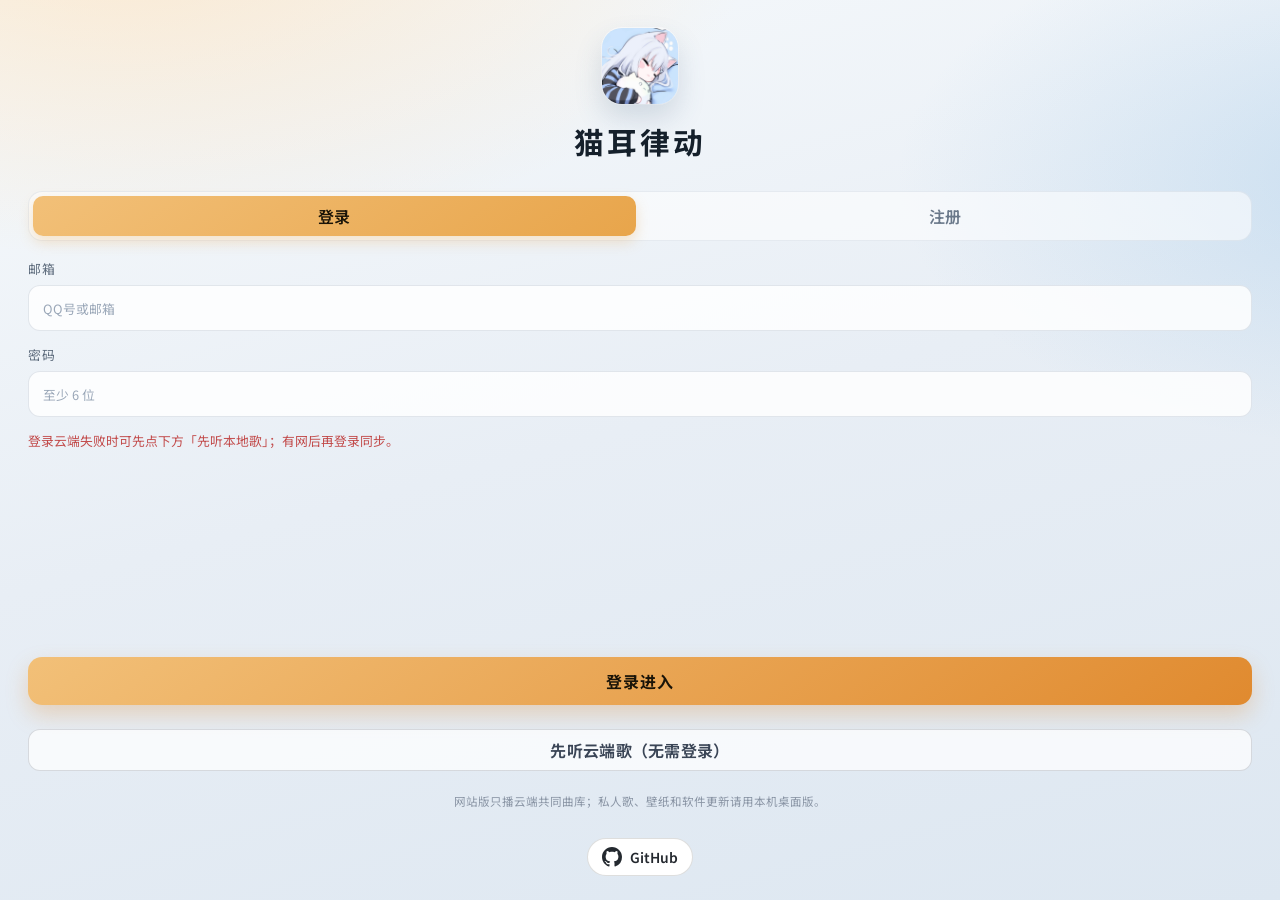
<file: index.html>
<!DOCTYPE html>
<html lang="zh-CN">
<head>
  <meta charset="UTF-8" />
  <meta name="viewport" content="width=device-width, initial-scale=1.0" />
  <title>猫耳律动</title>
  <meta name="theme-color" content="#cce4fe" />
  <link rel="icon" href="./logo.jpg" type="image/jpeg" />
  <link rel="preconnect" href="https://fonts.googleapis.com" />
  <link rel="preconnect" href="https://fonts.gstatic.com" crossorigin />
  <link href="https://fonts.googleapis.com/css2?family=M+PLUS+Rounded+1c:wght@500;700;800&family=Noto+Sans+SC:wght@400;600;700&family=Outfit:wght@500;700&display=swap" rel="stylesheet" />
  <link rel="stylesheet" href="styles.css?v=2.0.03diary4" />
  <script>
    try {
      if (localStorage.getItem("ludong-ui-style") === "manga") {
        document.documentElement.classList.add("theme-manga");
      }
    } catch (e) {}
  </script>
</head>
<body class="is-auth-screen">
  <div class="shell-bg-layer" id="shellBgLayer" aria-hidden="true">
    <div class="shell-bg-frame" id="shellBgFrameA"><video muted playsinline loop hidden></video></div>
    <div class="shell-bg-frame" id="shellBgFrameB"><video muted playsinline loop hidden></video></div>
  </div>
  <!-- 启动登录（独立浅色小窗构图） -->
  <div class="auth-layer" id="authLayer" aria-hidden="false">
    <div class="auth-shell">
      <header class="auth-brand">
        <img class="auth-logo" id="authFace" src="./logo.jpg" alt="头像" width="72" height="72" />
        <h1 class="auth-title">猫耳律动</h1>
        <p class="auth-face-meta" id="authFaceMeta" hidden></p>
      </header>

      <div class="auth-tabs" role="tablist">
        <button type="button" class="auth-tab is-active" id="authTabLogin" data-mode="login">登录</button>
        <button type="button" class="auth-tab" id="authTabRegister" data-mode="register">注册</button>
      </div>

      <form class="auth-form" id="authForm" autocomplete="on">
        <div class="auth-field auth-avatar-field is-login-hidden" id="authAvatarField">
          <span>头像</span>
          <div class="avatar-picker" id="authAvatarPicker" role="listbox" aria-label="选择头像"></div>
          <button type="button" class="avatar-upload-btn" id="authAvatarUploadBtn">上传自定义头像</button>
          <input type="file" id="authAvatarFile" accept="image/*" hidden />
          <p class="auth-bind-note">昵称、邮箱、密码绑定同一账号；注册后可在设置里修改。</p>
        </div>
        <label class="auth-field is-login-hidden" id="authNameField">
          <span>昵称</span>
          <input type="text" id="authDisplayName" maxlength="24" placeholder="2～24 个字，注册后绑定本账号" />
        </label>
        <label class="auth-field" id="authEmailField">
          <span>邮箱</span>
          <div class="auth-email-wrap">
            <input type="email" id="authEmail" required placeholder="QQ号或邮箱" autocomplete="username" />
            <div class="auth-email-suggest" id="authEmailSuggest" hidden role="listbox" aria-label="邮箱补全"></div>
          </div>
        </label>
        <label class="auth-field">
          <span>密码</span>
          <input type="password" id="authPassword" required minlength="6" placeholder="至少 6 位" autocomplete="current-password" />
        </label>
        <p class="auth-hint" id="authHint" aria-live="polite"></p>
        <button type="submit" class="auth-submit" id="authSubmit">登录进入</button>
        <button type="button" class="auth-local-btn" id="authLocalBtn">
          先听本地歌（无需网络）
        </button>
        <p class="auth-local-note">私人曲库在本机，断网也能播；云端/好友需登录后联网使用。</p>
        <a
          class="auth-github"
          href="https://github.com/CatPassioner/ludong-player"
          target="_blank"
          rel="noopener noreferrer"
          title="GitHub"
          aria-label="打开 GitHub"
        >
          <svg class="github-mark" viewBox="0 0 16 16" width="20" height="20" aria-hidden="true">
            <path
              fill="currentColor"
              d="M8 0C3.58 0 0 3.58 0 8c0 3.54 2.29 6.53 5.47 7.59.4.07.55-.17.55-.38 0-.19-.01-.82-.01-1.49-2.01.37-2.53-.49-2.69-.94-.09-.23-.48-.94-.82-1.13-.28-.15-.68-.52-.01-.53.63-.01 1.08.58 1.23.82.72 1.21 1.87.87 2.33.66.07-.52.28-.87.51-1.07-1.78-.2-3.64-.89-3.64-3.95 0-.87.31-1.59.82-2.15-.08-.2-.36-1.02.08-2.12 0 0 .67-.21 2.2.82.64-.18 1.32-.27 2-.27s1.36.09 2 .27c1.53-1.04 2.2-.82 2.2-.82.44 1.1.16 1.92.08 2.12.51.56.82 1.27.82 2.15 0 3.07-1.87 3.75-3.65 3.95.29.25.54.73.54 1.48 0 1.07-.01 1.93-.01 2.2 0 .21.15.46.55.38A8.01 8.01 0 0 0 16 8c0-4.42-3.58-8-8-8z"
            />
          </svg>
          <span>GitHub</span>
        </a>
      </form>
    </div>
  </div>

  <div class="app" id="app" hidden>
    <div class="app-body">
      <aside class="nav-rail" id="navRail">
        <header class="nav-brand" id="navHomeBtn" role="button" tabindex="0" title="回曲库">
          <img class="brand-logo" src="./logo.jpg" alt="猫耳律动" width="40" height="40" />
          <div class="brand-text">
            <h1 class="brand">猫耳律动</h1>
            <p class="tagline">今晚想听什么</p>
          </div>
        </header>

        <button type="button" class="nav-user" id="navUserBtn" data-nav="profile" aria-label="个人信息">
          <img class="nav-avatar" id="navAvatar" src="./logo.jpg" alt="" />
          <span class="nav-user-meta">
            <span class="nav-name" id="navName">未登录</span>
            <span class="nav-sub" id="navUserNo">用户号 —</span>
          </span>
        </button>

        <nav class="nav-list" aria-label="主导航">
          <button type="button" class="nav-item is-active" data-nav="home">
            <span class="nav-item-title">曲库</span>
            <span class="nav-item-sub">搜索与歌单</span>
          </button>
          <button type="button" class="nav-item" data-nav="likes" id="likesEntry">
            <span class="nav-item-title">我喜欢</span>
            <span class="nav-item-sub" id="likesCountLabel">0 首</span>
          </button>
          <button type="button" class="nav-item" data-nav="diary" id="diaryEntry">
            <span class="nav-item-title">听歌日记</span>
            <span class="nav-item-sub" id="diaryEntrySub">今天听了什么</span>
          </button>
          <button type="button" class="nav-item" data-nav="wish" id="wishOpenBtn">
            <span class="nav-item-title">心愿单</span>
            <span class="nav-item-sub">想听与已完成</span>
          </button>
          <button type="button" class="nav-item" data-nav="chat" id="chatEntry">
            <span class="nav-item-title">私聊</span>
            <span class="nav-item-sub" id="chatEntrySub">和好友聊天</span>
            <span class="nav-item-badge" id="chatEntryBadge" hidden>0</span>
          </button>
          <button type="button" class="nav-item" data-nav="profile" id="profileOpenBtn">
            <span class="nav-item-title">我的信息</span>
            <span class="nav-item-sub" id="accountUserNo">头像、昵称与密码</span>
          </button>
        </nav>

        <div class="nav-footer">
          <div class="nav-footer-row">
            <button type="button" class="nav-settings-btn" data-nav="settings" id="settingsBtn">
              <span aria-hidden="true">⚙</span>
              <span>设置</span>
            </button>
            <a
              class="nav-github"
              href="https://github.com/CatPassioner/ludong-player"
              target="_blank"
              rel="noopener noreferrer"
              title="GitHub"
              aria-label="打开 GitHub"
            >
              <svg class="github-mark" viewBox="0 0 16 16" width="18" height="18" aria-hidden="true">
                <path
                  fill="currentColor"
                  d="M8 0C3.58 0 0 3.58 0 8c0 3.54 2.29 6.53 5.47 7.59.4.07.55-.17.55-.38 0-.19-.01-.82-.01-1.49-2.01.37-2.53-.49-2.69-.94-.09-.23-.48-.94-.82-1.13-.28-.15-.68-.52-.01-.53.63-.01 1.08.58 1.23.82.72 1.21 1.87.87 2.33.66.07-.52.28-.87.51-1.07-1.78-.2-3.64-.89-3.64-3.95 0-.87.31-1.59.82-2.15-.08-.2-.36-1.02.08-2.12 0 0 .67-.21 2.2.82.64-.18 1.32-.27 2-.27s1.36.09 2 .27c1.53-1.04 2.2-.82 2.2-.82.44 1.1.16 1.92.08 2.12.51.56.82 1.27.82 2.15 0 3.07-1.87 3.75-3.65 3.95.29.25.54.73.54 1.48 0 1.07-.01 1.93-.01 2.2 0 .21.15.46.55.38A8.01 8.01 0 0 0 16 8c0-4.42-3.58-8-8-8z"
                />
              </svg>
            </a>
          </div>
          <span class="nav-footer-hint" id="accountNameLabel">未登录</span>
        </div>
      </aside>

      <main class="main-pane" id="mainPane">
        <div class="main-home sidebar-scroll" id="viewHome">
          <form class="search" id="searchForm" autocomplete="off">
            <input
              type="search"
              id="searchInput"
              placeholder="搜索歌名、歌手…"
              enterkeyhint="search"
            />
            <button type="submit" id="searchBtn" aria-label="搜索">搜索</button>
            <div class="search-suggest" id="searchSuggest" hidden></div>
          </form>
          <p class="search-hint" id="searchHint"></p>

          <section class="mood-radio" id="moodRadioCard" aria-label="今日氛围电台">
            <div class="mood-radio-copy">
              <span class="mood-radio-kicker">今日氛围</span>
              <h3 class="mood-radio-title" id="moodRadioTitle">晚风电台</h3>
              <p class="mood-radio-sub" id="moodRadioSub">按现在的时段，从你能听的歌里拼一队</p>
            </div>
            <button type="button" class="mood-radio-btn" id="moodRadioStartBtn">开始听</button>
          </section>

          <section class="rank-row" id="rankRow" aria-label="听歌次数排行">
            <button type="button" class="rank-head rank-open" id="rankOpenBtn">
              <span class="rank-title">听歌排行</span>
              <span class="rank-sub" id="rankSub">按播放次数</span>
            </button>
            <div class="rank-track" id="rankTrack">
              <div class="rank-empty" id="rankEmpty">播过的歌会出现在这里</div>
            </div>
          </section>

          <div class="section-head">
            <span>歌单</span>
            <span class="section-head-actions">
              <button type="button" class="playlist-edit-btn" id="playlistEditBtn" aria-pressed="false">编辑</button>
              <button type="button" class="playlist-delete-btn" id="playlistDeleteBtn" hidden>删除</button>
              <button type="button" class="playlist-new-btn" id="newPlaylistBtn">新建歌单</button>
              <span class="count" id="songCount">0 首</span>
            </span>
          </div>

          <ul class="playlist" id="playlist"></ul>
        </div>
      </main>
    </div>

    <div class="now-card" id="nowCard" hidden>
      <div class="now-main">
        <img class="now-cover" id="nowCover" alt="" />
        <div class="now-meta">
          <div class="now-title" id="nowTitle"></div>
          <div class="now-artist" id="nowArtist"></div>
        </div>
        <div class="now-controls">
          <button type="button" class="now-skip now-prev" id="nowPrev" aria-label="上一首" title="上一首"></button>
          <button type="button" class="icon-btn now-toggle" id="nowToggle" aria-label="播放/暂停"></button>
          <button type="button" class="now-skip now-next" id="nowNext" aria-label="下一首" title="下一首"></button>
        </div>
      </div>
      <div class="now-progress" id="nowProgress">
        <div class="now-seek-wrap" id="nowSeekWrap">
          <div class="now-seek-track">
            <div class="now-seek-fill" id="nowSeekFill"></div>
          </div>
          <input
            type="range"
            id="nowSeek"
            min="0"
            max="1000"
            value="0"
            step="1"
            aria-label="播放进度"
          />
        </div>
        <div class="now-time-row">
          <span id="nowCurrentTime">0:00</span>
          <span id="nowDuration">0:00</span>
        </div>
      </div>
    </div>
  </div>

  <!-- 二级窗口：唱片 / 歌词播放页 -->
  <div class="player-layer" id="playerLayer" aria-hidden="true">
    <div class="player-backdrop" id="playerBackdrop"></div>
    <section class="player-window" id="playerWindow" role="dialog" aria-modal="true" aria-label="播放详情">
      <div class="cover-plane-layer" id="coverPlaneLayer" hidden aria-hidden="true">
        <img class="cover-plane out" id="coverPlaneOut" alt="" />
        <img class="cover-plane in" id="coverPlaneIn" alt="" />
      </div>
      <div class="player-ambient" aria-hidden="true">
        <img class="player-ambient-img" id="playerAmbientImg" alt="" />
        <div class="player-ambient-dim"></div>
      </div>
      <div class="player-fit" id="playerFit">
        <div class="player-board" id="playerBoard">
          <header class="player-window-bar" id="playerWindowBar">
            <button
              type="button"
              class="player-bar-lock"
              id="playerBarLockBtn"
              aria-label="隐藏顶栏"
              title="隐藏顶栏"
              aria-pressed="false"
            >
              <span class="player-bar-lock-ico player-bar-lock-ico-open" aria-hidden="true">
                <svg viewBox="0 0 24 24" width="18" height="18" fill="none" stroke="currentColor" stroke-width="1.8" stroke-linecap="round" stroke-linejoin="round">
                  <rect x="5" y="11" width="14" height="10" rx="2"></rect>
                  <path d="M8 11V8a4 4 0 0 1 7.2-2.4"></path>
                </svg>
              </span>
              <span class="player-bar-lock-ico player-bar-lock-ico-closed" aria-hidden="true" hidden>
                <svg viewBox="0 0 24 24" width="18" height="18" fill="none" stroke="currentColor" stroke-width="1.8" stroke-linecap="round" stroke-linejoin="round">
                  <rect x="5" y="11" width="14" height="10" rx="2"></rect>
                  <path d="M8 11V7a4 4 0 0 1 8 0v4"></path>
                </svg>
              </span>
            </button>
            <div class="player-window-bar-main">
              <button type="button" class="player-close" id="playerClose" aria-label="返回歌单">
                <span class="player-close-ico"></span>
                返回歌单
              </button>
              <div class="player-views" role="group" aria-label="播放界面">
                <button type="button" class="player-view-btn" data-player-view="immerse">沉浸</button>
                <button type="button" class="player-view-btn is-active" data-player-view="listen">听</button>
                <button type="button" class="player-view-btn" data-player-view="theater">剧场</button>
                <button type="button" class="player-view-btn" data-player-view="song">评论</button>
              </div>
              <div class="player-bar-tools">
                <button type="button" class="player-cover-btn" id="mvToggleBtn" hidden>视频</button>
                <button type="button" class="player-cover-btn" id="coverPickBtn">自定义封面</button>
              </div>
            </div>
          </header>

          <div class="listen-together-chip" id="listenTogetherBar" hidden>
            <div class="listen-together-avatars" aria-hidden="true">
              <img id="listenTogetherAvatarA" alt="" />
              <img id="listenTogetherAvatarB" alt="" />
            </div>
            <div class="listen-together-chip-meta">
              <span class="listen-together-bar-text" id="listenTogetherBarText">正在一起听</span>
              <span class="listen-together-time" id="listenTogetherTime">已一起听 00:00</span>
            </div>
            <button type="button" class="listen-together-end" id="listenTogetherEndBtn">结束</button>
          </div>

          <main class="player">
            <div class="stage" id="stage">
              <div class="disc-view" id="discView">
                <div class="disc" id="disc" title="查看歌词">
                  <div class="disc-spin">
                    <div class="disc-ring"></div>
                    <img class="cover" id="cover" alt="封面" />
                    <div class="hole"></div>
                  </div>
                </div>
              </div>

              <div class="lyrics-view" id="lyricsView">
                <div class="lyrics-ambient" aria-hidden="true">
                  <img class="lyrics-ambient-img" id="lyricsAmbientImg" alt="" />
                  <div class="lyrics-ambient-dim"></div>
                </div>
                <div class="theater-stage-left" id="theaterStageLeft">
                  <div class="theater-art-row">
                    <div class="lyrics-art" id="lyricsArt">
                      <img class="lyrics-bg-img" id="lyricsBgImg" alt="" />
                    </div>
                    <div class="theater-vinyl" id="theaterVinyl" aria-hidden="true">
                      <div class="theater-vinyl-spin">
                        <img class="theater-vinyl-cover" id="theaterVinylCover" alt="" />
                      </div>
                    </div>
                  </div>
                  <div class="theater-viz" id="theaterViz" aria-hidden="true">
                    <span></span><span></span><span></span><span></span><span></span>
                    <span></span><span></span><span></span><span></span><span></span>
                    <span></span><span></span><span></span><span></span><span></span>
                    <span></span><span></span><span></span><span></span><span></span>
                  </div>
                </div>
                <div class="lyrics-side" id="lyricsSide">
                  <div class="lyrics-board" id="lyricsBoard">
                    <div class="lyrics-window" id="lyricsWindow">
                      <div class="lyrics-track" id="lyricsTrack"></div>
                    </div>
                  </div>
                  <div class="lyric-empty" id="lyricEmpty" hidden>暂无歌词</div>
                </div>
              </div>

              <div class="mv-view" id="mvView" hidden>
                <div class="mv-frame" id="mvFrame">
                  <video
                    id="mvVideo"
                    class="mv-video"
                    playsinline
                    preload="metadata"
                    controlslist="nodownload noplaybackrate noremoteplayback"
                    disablepictureinpicture
                  ></video>
                  <div class="mv-lyric" id="mvLyric" aria-live="polite">
                    <div class="mv-lyric-line is-current" id="mvLyricCurrent"></div>
                  </div>
                  <p class="mv-empty" id="mvEmpty" hidden>暂无 MV，可把同名视频放到歌曲文件夹</p>
                </div>
                <div class="mv-tools">
                  <button type="button" class="mv-source-btn" id="mvSourceBtn" hidden>原本视频</button>
                  <button
                    type="button"
                    class="mv-cc-btn is-on"
                    id="mvCcBtn"
                    title="关闭字幕"
                    aria-label="字幕"
                    aria-pressed="true"
                  >
                    <svg class="mv-cc-svg" viewBox="0 0 36 30" width="28" height="24" aria-hidden="true">
                      <path
                        class="mv-cc-frame"
                        d="M11 3.2 L14 6.4 M25 3.2 L22 6.4 M8.5 7.2 h19 a2.6 2.6 0 0 1 2.6 2.6 v12.2 a2.6 2.6 0 0 1 -2.6 2.6 h-19 a2.6 2.6 0 0 1 -2.6 -2.6 V9.8 a2.6 2.6 0 0 1 2.6 -2.6 z"
                        fill="none"
                        stroke="currentColor"
                        stroke-width="2.1"
                        stroke-linecap="round"
                        stroke-linejoin="round"
                      />
                      <text
                        class="mv-cc-glyph"
                        x="18"
                        y="19.2"
                        text-anchor="middle"
                        font-size="11.5"
                        font-weight="700"
                        fill="currentColor"
                        font-family="Segoe UI, Microsoft YaHei, sans-serif"
                      >字</text>
                      <path
                        class="mv-cc-check"
                        d="M24.2 20.2 l2.4 2.5 4.6 -5.2"
                        fill="none"
                        stroke="#3b9bff"
                        stroke-width="2.4"
                        stroke-linecap="round"
                        stroke-linejoin="round"
                      />
                    </svg>
                  </button>
                </div>
              </div>
            </div>

            <div class="info">
              <h2 class="title" id="title">选择一首歌开始</h2>
              <p class="artist" id="artist">—</p>
            </div>

            <div class="progress" id="playerProgress">
              <div class="seek-wrap" id="seekWrap">
                <div class="seek-panels" id="seekPanels" aria-hidden="true"></div>
                <div class="seek-track">
                  <div class="seek-fill" id="seekFill"></div>
                  <div class="seek-thumb" id="seekThumb" aria-hidden="true">
                    <img
                      class="seek-thumb-gif"
                      id="seekThumbGif"
                      src="./emoji/seek/momo.gif"
                      alt=""
                      draggable="false"
                    />
                  </div>
                </div>
                <input
                  type="range"
                  id="seek"
                  min="0"
                  max="1000"
                  value="0"
                  step="1"
                  aria-label="播放进度"
                />
              </div>
              <div class="time-row">
                <span id="currentTime">0:00</span>
                <span id="duration">0:00</span>
              </div>
            </div>

            <div class="modes" id="modes" role="group" aria-label="播放模式">
              <button type="button" class="mode-btn is-active" data-mode="list">顺序</button>
              <button type="button" class="mode-btn" data-mode="loop">单曲</button>
              <button type="button" class="mode-btn" data-mode="shuffle">随机</button>
            </div>

            <div class="controls" id="playerControls">
              <button type="button" class="ctrl-side player-like" id="playerLike" aria-label="喜欢" title="喜欢"></button>
              <div class="controls-core">
                <button class="ctrl" id="prevBtn" type="button" aria-label="上一首">
                  <svg viewBox="0 0 24 24" width="24" height="24" fill="currentColor"><path d="M6 6h2v12H6V6zm3.5 6 8.5 6V6l-8.5 6z"/></svg>
                </button>
                <button class="play" id="playBtn" type="button" aria-label="开始播放" title="开始播放">
                  <svg class="ico-play" viewBox="0 0 24 24" width="30" height="30" fill="currentColor" aria-hidden="true"><path d="M8 5v14l11-7L8 5z"/></svg>
                  <svg class="ico-pause" viewBox="0 0 24 24" width="30" height="30" fill="currentColor" aria-hidden="true"><path d="M6 5h4v14H6V5zm8 0h4v14h-4V5z"/></svg>
                </button>
                <button class="ctrl" id="nextBtn" type="button" aria-label="下一首">
                  <svg viewBox="0 0 24 24" width="24" height="24" fill="currentColor"><path d="M16 6h2v12h-2V6zM5 18l8.5-6L5 6v12z"/></svg>
                </button>
              </div>
              <div class="controls-side-right">
                <button type="button" class="ctrl-side player-queue-btn" id="listenTogetherBtn" aria-label="一起听" title="一起听">一起听</button>
                <button type="button" class="ctrl-side player-queue-btn" id="playerQueueBtn" aria-label="播放歌单" title="播放歌单">歌单</button>
              </div>
            </div>

            <div class="player-queue" id="playerQueue" hidden>
              <div class="player-queue-bar">
                <span>播放歌单</span>
                <button type="button" class="player-queue-close" id="playerQueueClose">关闭</button>
              </div>
              <ul class="player-queue-list" id="playerQueueList"></ul>
            </div>

            <div class="player-comments-host" id="playerCommentsHost" hidden></div>

            <section class="song-focus" id="songFocus" hidden>
              <p class="song-focus-kicker">这首歌</p>
              <p class="song-focus-meta" id="songFocusMeta">评论会显示在这里</p>
              <ul class="song-focus-list" id="songFocusList"></ul>
              <button type="button" class="song-focus-open" id="songFocusComments">打开评论</button>
            </section>
          </main>
          <div class="theater-reflect" id="theaterReflect" aria-hidden="true"></div>
        </div>
      </div>
      <div class="cover-pick-layer" id="coverPickLayer" hidden>
        <div class="cover-pick-card" role="dialog" aria-modal="true" aria-labelledby="coverPickTitle">
          <h3 class="cover-pick-title" id="coverPickTitle">自定义封面</h3>
          <p class="cover-pick-note">可上传到「我上传的」并长期保存，也可删掉；剧场页会用作整幅背景与左侧封面。上传后会自动选用，也可再改选后点保存。</p>
          <div class="cover-pick-grid" id="coverPickGrid"></div>
          <div class="cover-pick-extra">
            <button type="button" class="cover-pick-extra-btn" id="coverPickUploadBtn">上传封面</button>
            <button type="button" class="cover-pick-extra-btn" id="coverPickSongBtn">使用歌曲封面</button>
            <input id="coverPickFile" type="file" accept="image/jpeg,image/png,image/webp,image/bmp,.jpg,.jpeg,.png,.webp,.bmp" hidden />
          </div>
          <div class="cover-pick-footer">
            <button type="button" class="cover-pick-cancel" id="coverPickCancel">取消</button>
            <button type="button" class="cover-pick-save" id="coverPickSave">保存</button>
          </div>
        </div>
      </div>
    </section>
  </div>

  <audio id="audio" preload="metadata"></audio>

  <div class="confirm-layer" id="updateLayer" hidden aria-hidden="true">
    <div class="confirm-backdrop" id="updateBackdrop"></div>
    <div class="confirm-dialog" role="dialog" aria-modal="true" aria-labelledby="updateTitle">
      <h3 class="confirm-title" id="updateTitle">发现新版本</h3>
      <p class="confirm-msg" id="updateMsg">有可用更新。</p>
      <div class="confirm-actions">
        <button type="button" class="confirm-btn confirm-cancel" id="updateLaterBtn">稍后</button>
        <button type="button" class="confirm-btn confirm-ok" id="updateNowBtn">立即更新</button>
      </div>
    </div>
  </div>

  <div class="playlist-pick-layer" id="playlistPickLayer" hidden>
    <div class="playlist-pick-card" role="dialog" aria-modal="true">
      <div class="playlist-pick-title" id="playlistPickTitle">保存到歌单</div>
      <div class="playlist-pick-list" id="playlistPickList"></div>
      <button type="button" class="playlist-pick-cancel" id="playlistPickCancel">取消</button>
    </div>
  </div>

  <div class="playlist-pick-layer" id="listenTogetherPickLayer" hidden>
    <div class="playlist-pick-card" role="dialog" aria-modal="true" aria-labelledby="listenTogetherPickTitle">
      <div class="playlist-pick-title" id="listenTogetherPickTitle">邀请好友一起听</div>
      <p class="listen-together-pick-note" id="listenTogetherPickNote">选择一位好友发送邀请</p>
      <div class="playlist-pick-list" id="listenTogetherPickList"></div>
      <button type="button" class="playlist-pick-cancel" id="listenTogetherPickCancel">关闭</button>
    </div>
  </div>

  <div class="confirm-layer" id="listenTogetherInviteLayer" hidden aria-hidden="true">
    <div class="confirm-backdrop" id="listenTogetherInviteBackdrop"></div>
    <div class="confirm-dialog" role="dialog" aria-modal="true" aria-labelledby="listenTogetherInviteTitle">
      <h3 class="confirm-title" id="listenTogetherInviteTitle">一起听邀请</h3>
      <p class="confirm-msg" id="listenTogetherInviteMsg">好友想和你一起听歌</p>
      <div class="confirm-actions">
        <button type="button" class="confirm-btn confirm-cancel" id="listenTogetherRejectBtn">拒绝</button>
        <button type="button" class="confirm-btn confirm-ok" id="listenTogetherAcceptBtn">同意</button>
      </div>
    </div>
  </div>

  <div class="confirm-layer" id="confirmLayer" hidden aria-hidden="true">
    <div class="confirm-backdrop" id="confirmBackdrop"></div>
    <div class="confirm-dialog" role="dialog" aria-modal="true" aria-labelledby="confirmTitle">
      <h3 class="confirm-title" id="confirmTitle">确定删除这首歌？</h3>
      <p class="confirm-msg" id="confirmMsg">将删除对应的 MP3、歌词和封面文件，删除后无法恢复。</p>
      <div class="confirm-actions">
        <button type="button" class="confirm-btn confirm-cancel" id="confirmCancel">取消</button>
        <button type="button" class="confirm-btn confirm-ok" id="confirmOk">确定删除</button>
      </div>
    </div>
  </div>

  <div class="rank-chart-layer" id="rankChartLayer" hidden aria-hidden="true">
    <div class="rank-chart-backdrop" id="rankChartBackdrop"></div>
    <section class="rank-chart-panel" role="dialog" aria-modal="true" aria-labelledby="rankChartTitle">
      <header class="rank-chart-bar">
        <h2 id="rankChartTitle">听歌榜</h2>
        <button type="button" class="rank-chart-close" id="rankChartClose">关闭</button>
      </header>
      <p class="rank-chart-note" id="rankChartNote">按播放次数</p>
      <ol class="rank-chart-list" id="rankChartList"></ol>
    </section>
  </div>

  <!-- 歌单详情：封面 + 歌曲列表 -->
  <div class="pane-view playlist-detail" id="playlistDetailLayer" hidden aria-hidden="true">
    <header class="pane-view-bar">
      <button type="button" class="likes-back" id="playlistDetailBack" aria-label="返回">
        <span class="likes-back-ico"></span>
        返回
      </button>
      <h2 class="likes-panel-title" id="playlistDetailTitle">歌单</h2>
      <span class="profile-panel-spacer" aria-hidden="true"></span>
    </header>
    <div class="playlist-detail-body">
      <div class="playlist-detail-hero">
        <div class="playlist-detail-cover-wrap">
          <img class="playlist-detail-cover" id="playlistDetailCover" src="./logo.jpg" alt="" />
          <button type="button" class="playlist-cover-btn" id="playlistCoverBtn" hidden>更换封面</button>
        </div>
        <div class="playlist-detail-meta">
          <h3 class="playlist-detail-name" id="playlistDetailName">歌单</h3>
          <p class="playlist-detail-count" id="playlistDetailCount">0 首</p>
          <div class="playlist-detail-actions">
            <button type="button" class="playlist-play-all" id="playlistPlayAllBtn">播放全部</button>
            <button type="button" class="playlist-rename-btn" id="playlistRenameBtn" hidden>重命名</button>
          </div>
        </div>
      </div>
      <ul class="playlist-detail-songs" id="playlistDetailList"></ul>
    </div>
  </div>
  <input type="file" id="playlistCoverInput" accept="image/*,.jpg,.jpeg,.png,.webp,.gif" hidden />

  <!-- 设置：嵌在右侧主区 -->
  <div class="pane-view settings-view" id="settingsPanel" hidden aria-hidden="true">
    <header class="pane-view-bar">
      <button type="button" class="likes-back" id="menuSettingsBackBtn" aria-label="返回曲库">
        <span class="likes-back-ico"></span>
        返回
      </button>
      <h2 class="likes-panel-title">设置</h2>
      <span class="profile-panel-spacer" aria-hidden="true"></span>
    </header>
    <div class="menu-settings-body pane-view-body">
          <div class="settings-row">
            <span class="settings-label">界面风格</span>
            <span class="settings-hint">整体主题</span>
          </div>
          <div class="bg-hue-row" id="uiStyleRow" role="group" aria-label="界面风格">
            <button type="button" class="bg-hue is-active" data-ui-style="default">默认</button>
            <button type="button" class="bg-hue" data-ui-style="manga">漫画</button>
          </div>

          <div class="settings-divider"></div>
          <div class="settings-row">
            <span class="settings-label">背景色</span>
            <span class="settings-hint">只换主界面</span>
          </div>
          <div class="bg-hue-row" id="bgHueRow" role="group" aria-label="背景颜色">
            <button type="button" class="bg-hue is-active" data-bg-preset="black" title="黑色">黑</button>
            <button type="button" class="bg-hue" data-bg-preset="white" title="白色">白</button>
            <button type="button" class="bg-hue" data-bg-preset="orange" title="橙色">橙</button>
            <button type="button" class="bg-hue" data-bg-preset="pink" title="粉色">粉</button>
            <button type="button" class="bg-hue" data-bg-preset="blue" title="蓝色">蓝</button>
            <button type="button" class="bg-hue" data-bg-preset="green" title="绿色">绿</button>
            <button type="button" class="bg-hue" data-bg-preset="purple" title="紫色">紫</button>
          </div>
          <div class="bg-preview" id="bgPreview" aria-hidden="true"></div>

          <div class="settings-divider"></div>
          <div class="settings-row">
            <span class="settings-label">界面背景图</span>
            <span class="settings-hint">整窗一张</span>
          </div>
          <p class="settings-note">背景库可存图片，也可上传自己的视频。视频会裁成约 6 秒并循环播放。点一张即可使用，也可每隔一段时间自动换。往右拖时画面会很快露出来，界面块一直托着字。存在当前账号的本机，最多 12 个。</p>
          <div class="wallpaper-library shell-bg-library" id="shellBgLibrary">
            <p class="wallpaper-library-empty" id="shellBgEmpty">背景库还是空的，点下方上传</p>
            <div class="wallpaper-library-grid" id="shellBgGrid"></div>
          </div>
          <p class="import-status" id="shellBgStatus" aria-live="polite"></p>
          <label class="shell-bg-level" for="shellBgLevel">
            <span>无</span>
            <input type="range" id="shellBgLevel" min="0" max="100" step="1" value="55" aria-label="背景亮度" />
            <span>原亮度</span>
          </label>
          <div class="settings-row">
            <span class="settings-label">自动切换</span>
            <span class="settings-hint">至少两张才会换</span>
          </div>
          <div class="bg-hue-row" id="shellBgRotateRow" role="group" aria-label="自动切换">
            <button type="button" class="bg-hue is-active" data-shell-rotate="off">关闭</button>
            <button type="button" class="bg-hue" data-shell-rotate="order">顺序</button>
            <button type="button" class="bg-hue" data-shell-rotate="random">随机</button>
          </div>
          <label class="shell-bg-interval" id="shellBgIntervalWrap" hidden>
            每隔
            <input type="number" id="shellBgInterval" min="10" max="10800" step="5" value="60" />
            秒换一张
          </label>
          <div class="settings-row" id="shellBgMotionRow" hidden>
            <span class="settings-label">切换方式</span>
            <span class="settings-hint">点一下看下一张</span>
          </div>
          <div class="bg-hue-row" id="shellBgMotionPick" hidden role="group" aria-label="切换方式">
            <button type="button" class="bg-hue is-active" data-shell-motion="fade">叠化</button>
            <button type="button" class="bg-hue" data-shell-motion="veil">淡过</button>
            <button type="button" class="bg-hue" data-shell-motion="drift">轻移</button>
          </div>
          <div class="import-actions">
            <button type="button" class="import-btn" id="shellBgPickBtn">上传背景</button>
            <button type="button" class="import-btn import-btn-ghost" id="shellBgClearBtn">恢复默认</button>
          </div>
          <input type="file" id="shellBgFile" accept="image/*,video/mp4,video/webm,video/quicktime,.jpg,.jpeg,.png,.webp,.gif,.mp4,.webm,.mov,.m4v" multiple hidden />

          <div class="settings-divider"></div>
          <div class="settings-row">
            <span class="settings-label">切歌动画</span>
            <span class="settings-hint">只在换歌时播放</span>
          </div>
          <div class="bg-hue-row" id="switchAnimRow" role="group" aria-label="切歌动画">
            <button type="button" class="bg-hue" data-switch-anim="off">关闭</button>
            <button type="button" class="bg-hue is-active" data-switch-anim="flip">翻面</button>
            <button type="button" class="bg-hue" data-switch-anim="fade">淡入</button>
          </div>

          <div class="settings-divider"></div>
          <button type="button" class="settings-nav-btn" id="seekEmojiOpenBtn">
            <span class="settings-nav-main">
              <span class="settings-label">进度条表情</span>
              <span class="settings-hint" id="seekEmojiSummary">播放 / 暂停</span>
            </span>
            <span class="settings-nav-arrow" aria-hidden="true">›</span>
          </button>

          <div class="local-only">
            <div class="settings-divider"></div>
            <div class="settings-row">
              <span class="settings-label">桌面壁纸</span>
              <span class="settings-hint" id="wallpaperScreenHint">屏幕 —</span>
            </div>
            <p class="settings-note">上传到壁纸库后可点选，再设为桌面壁纸。会按屏幕尺寸裁切铺满；首次设置前备份原壁纸，可随时还原。</p>
            <div class="wallpaper-library" id="wallpaperLibrary">
              <p class="wallpaper-library-empty" id="wallpaperLibraryEmpty">还没有壁纸，点下方上传</p>
              <div class="wallpaper-library-grid" id="wallpaperLibraryGrid"></div>
            </div>
            <div class="import-actions">
              <button type="button" class="import-btn" id="wallpaperPickBtn">上传壁纸</button>
              <button type="button" class="import-btn" id="wallpaperApplyBtn">设为桌面壁纸</button>
              <button type="button" class="import-btn import-btn-ghost" id="wallpaperRestoreBtn">还原原壁纸</button>
            </div>
            <input type="file" id="wallpaperFileInput" accept=".jpg,.jpeg,.png,.webp,.bmp,image/*" hidden />
            <p class="import-status" id="wallpaperStatus" aria-live="polite"></p>
          </div>

          <div class="settings-divider"></div>
          <div class="settings-row">
            <span class="settings-label">上传到云端共同曲库</span>
            <span class="settings-link-group">
              <a class="settings-link" href="./import-help.html" target="_blank" rel="noopener">导入说明</a>
              <a class="settings-link" href="./lrc-convert.html" target="_blank" rel="noopener">歌词工具</a>
              <a class="settings-link" href="https://www.bilibili.com/video/BV1x1b76qEL9/" target="_blank" rel="noopener">B站提取教程</a>
            </span>
          </div>
          <p class="settings-note">登录后可上传或替换：MP3、LRC/SRT、封面、MP4 可分开选，不必每次都带音频。LDDC 逐字 LRC 可直接上传（整句显示+逐字对齐）；也可先用 <a class="settings-inline-link" href="./lrc-convert.html" target="_blank" rel="noopener">歌词工具</a> 整理并改成「歌名-歌手」。歌名须与曲库一致，歌手可模糊匹配。视频建议 &lt; 180MB。请勿上传无版权的商业音乐。</p>
          <div class="import-actions">
            <button type="button" class="import-btn" id="cloudUploadBtn">上传 / 替换到共同曲库</button>
          </div>
          <input
            type="file"
            id="cloudUploadInput"
            accept=".mp3,.lrc,.srt,.jpg,.jpeg,.png,.webp,.mp4,.webm,.mov,audio/mpeg,image/*,video/*"
            multiple
            hidden
          />
          <p class="import-status" id="cloudUploadStatus" aria-live="polite"></p>

          <div class="local-only">
            <div class="settings-divider"></div>
            <div class="settings-row">
              <span class="settings-label">导入到我的私人空间</span>
              <span class="settings-link-group">
                <a class="settings-link" href="./import-help.html" target="_blank" rel="noopener">导入说明</a>
                <a class="settings-link" href="https://www.bilibili.com/video/BV1x1b76qEL9/" target="_blank" rel="noopener">B站提取教程</a>
              </span>
            </div>
            <p class="settings-note">私人歌只存本机当前账号。需要从视频提取音频/视频/歌词/弹幕时，请先看 <a class="settings-inline-link" href="https://www.bilibili.com/video/BV1x1b76qEL9/" target="_blank" rel="noopener">B 站提取教程</a>。可分开上传：同一首歌请用同一绑定名——推荐「歌曲-歌名」（如 歌曲-晴天.mp3 / 歌曲-晴天.lrc / 歌曲-晴天.jpg / 歌曲-晴天.mp4），或统一「歌名 - 歌手」。漏传的文件之后按同名会自动进对应歌曲文件夹。也可一次多选；视频还可命名为 mv / video（需与 MP3 同批或已有该歌）。</p>
            <div class="import-actions">
              <button type="button" class="import-btn" id="importMp3Btn">导入 MP3</button>
              <button type="button" class="import-btn" id="importLrcBtn">导入歌词</button>
              <button type="button" class="import-btn" id="importVideoBtn">导入视频</button>
              <button type="button" class="import-btn import-btn-ghost" id="importAnyBtn">一起选</button>
            </div>
            <input type="file" id="importMp3Input" accept=".mp3,audio/mpeg" multiple hidden />
            <input type="file" id="importLrcInput" accept=".lrc,.srt,text/plain" multiple hidden />
            <input
              type="file"
              id="importVideoInput"
              accept=".mp4,.webm,.mkv,.mov,.m4v,.acc,video/*"
              multiple
              hidden
            />
            <input
              type="file"
              id="importAnyInput"
              accept=".mp3,.lrc,.srt,.jpg,.jpeg,.png,.webp,.mp4,.webm,.mkv,.mov,.m4v,.acc,audio/mpeg,image/*,video/*"
              multiple
              hidden
            />
            <p class="import-status" id="importStatus" aria-live="polite"></p>
          </div>

          <div class="local-only">
            <div class="settings-divider"></div>
            <div class="settings-row">
              <span class="settings-label">软件更新</span>
              <span class="settings-hint" id="appVersionLabel">版本 —</span>
            </div>
            <p class="settings-note">启动时会自动检查。有新版本会提示；点立即更新即可覆盖安装，私人歌曲与账号保留。</p>
            <div class="import-actions">
              <button type="button" class="import-btn" id="checkUpdateBtn">检查更新</button>
            </div>
            <p class="import-status" id="updateStatus" aria-live="polite"></p>
          </div>

          <div class="settings-divider"></div>
          <div class="settings-row">
            <span class="settings-label">账号</span>
            <span class="settings-hint" id="menuAccountHint">本机与网站共用</span>
          </div>
          <button type="button" class="import-btn import-btn-ghost" id="logoutBtn">退出登录</button>
    </div>
  </div>

  <!-- 心愿单：想听 / 已完成 同页切换 -->
  <div class="profile-layer wish-layer" id="wishLayer" hidden aria-hidden="true">
    <div class="profile-backdrop" id="wishBackdrop"></div>
    <section class="profile-panel wish-panel" role="dialog" aria-modal="true" aria-labelledby="wishPanelTitle">
      <header class="profile-panel-bar">
        <button type="button" class="likes-back" id="wishBackBtn" aria-label="返回">
          <span class="likes-back-ico"></span>
          返回
        </button>
        <h2 class="likes-panel-title" id="wishPanelTitle">心愿单</h2>
        <span class="profile-panel-spacer" aria-hidden="true"></span>
      </header>
      <div class="wish-page">
        <div class="wish-tabs" role="tablist">
          <button type="button" class="wish-tab is-active" data-wish-tab="open">想听</button>
          <button type="button" class="wish-tab" data-wish-tab="done">已完成</button>
        </div>
        <form class="wish-form" id="wishForm">
          <input
            type="text"
            id="wishInput"
            maxlength="80"
            placeholder="歌曲-歌手，例如 晴天-周杰伦"
            autocomplete="off"
          />
          <button type="submit" class="import-btn" id="wishSubmitBtn">写下</button>
        </form>
        <p class="import-status" id="wishStatus" aria-live="polite"></p>
        <ul class="wish-list" id="wishList"></ul>
      </div>
    </section>
  </div>

  <!-- 进度条表情选择页 -->
  <div class="profile-layer seek-emoji-layer" id="seekEmojiLayer" hidden aria-hidden="true">
    <div class="profile-backdrop" id="seekEmojiBackdrop"></div>
    <section class="profile-panel" role="dialog" aria-modal="true" aria-labelledby="seekEmojiPanelTitle">
      <header class="profile-panel-bar">
        <button type="button" class="likes-back" id="seekEmojiBackBtn" aria-label="返回">
          <span class="likes-back-ico"></span>
          返回
        </button>
        <h2 class="likes-panel-title" id="seekEmojiPanelTitle">进度条表情</h2>
        <span class="profile-panel-spacer" aria-hidden="true"></span>
      </header>
      <div class="seek-emoji-page">
        <div class="seek-emoji-current">
          <div class="seek-emoji-current-card">
            <span class="seek-emoji-current-label">播放</span>
            <img class="seek-emoji-current-img" id="seekEmojiPlayPreview" src="./emoji/seek/kaixin.gif" alt="" />
          </div>
          <div class="seek-emoji-current-card">
            <span class="seek-emoji-current-label">暂停</span>
            <img class="seek-emoji-current-img" id="seekEmojiPausePreview" src="./emoji/seek/momo.gif" alt="" />
          </div>
        </div>
        <p class="settings-note">先点选一个表情，再点下方按钮设为播放或暂停。</p>
        <div class="seek-emoji-grid" id="seekEmojiGrid" role="listbox" aria-label="全部表情"></div>
        <div class="seek-emoji-actions">
          <button type="button" class="import-btn" id="seekEmojiSetPlayBtn">设为播放</button>
          <button type="button" class="import-btn import-btn-ghost" id="seekEmojiSetPauseBtn">设为暂停</button>
        </div>
        <p class="import-status" id="seekEmojiStatus" aria-live="polite"></p>
      </div>
    </section>
  </div>

  <!-- 个人信息页 -->
  <div class="profile-layer" id="profileLayer" aria-hidden="true">
    <div
      class="profile-backdrop"
      id="profileBackdrop"
      onclick="window.__ludongCloseProfile&&window.__ludongCloseProfile(event)"
    ></div>
    <section class="profile-panel" role="dialog" aria-modal="true" aria-labelledby="profilePanelTitle">
      <header class="profile-panel-bar">
        <button
          type="button"
          class="likes-back"
          id="profileBackBtn"
          aria-label="返回"
          onclick="window.__ludongCloseProfile&&window.__ludongCloseProfile(event)"
        >
          <span class="likes-back-ico"></span>
          返回
        </button>
        <h2 class="likes-panel-title" id="profilePanelTitle">个人信息</h2>
        <span class="profile-panel-spacer" aria-hidden="true"></span>
      </header>
      <div class="profile-edit" id="profileEdit">
        <div class="profile-edit-head">
          <img class="profile-edit-avatar" id="profileEditAvatar" src="./logo.jpg" alt="" />
          <div class="profile-edit-meta">
            <div class="profile-edit-name" id="profileEditName">未登录</div>
            <div class="profile-edit-sub" id="profileEditSub">登录后可改头像、昵称、密码</div>
          </div>
        </div>
        <div class="avatar-picker is-compact" id="profileAvatarPicker" role="listbox" aria-label="更换头像"></div>
        <button type="button" class="avatar-upload-btn" id="profileAvatarUploadBtn">上传自定义头像</button>
        <input type="file" id="profileAvatarFile" accept="image/*" hidden />
        <label class="profile-field">
          <span>昵称</span>
          <input type="text" id="profileNameInput" maxlength="24" placeholder="新昵称" />
        </label>
        <label class="profile-field" id="profileTitleField" hidden>
          <span>专属头衔</span>
          <input type="text" id="profileTitleInput" maxlength="12" placeholder="为自己起个头衔" />
        </label>
        <button type="button" class="import-btn" id="profileSaveBtn">保存头像与昵称</button>
        <label class="profile-field">
          <span>当前密码</span>
          <input type="password" id="profileOldPassword" maxlength="64" placeholder="验证身份" autocomplete="current-password" />
        </label>
        <label class="profile-field">
          <span>新密码</span>
          <input type="password" id="profileNewPassword" maxlength="64" placeholder="至少 6 位" autocomplete="new-password" />
        </label>
        <label class="profile-field">
          <span>确认新密码</span>
          <input type="password" id="profileNewPassword2" maxlength="64" placeholder="再输入一次" autocomplete="new-password" />
        </label>
        <button type="button" class="import-btn import-btn-ghost" id="profilePasswordBtn">修改密码</button>

        <div class="settings-divider"></div>
        <div class="cloud-acl-box" id="cloudAclBox">
          <div class="settings-row">
            <span class="settings-label">云端听歌权限</span>
            <span class="settings-hint" id="cloudAclHint">共同曲库</span>
          </div>
          <p class="settings-note" id="cloudAclNote">加载中…</p>
          <div id="cloudAclAdmin" hidden>
            <div class="bg-hue-row" id="cloudAclModeRow" role="group" aria-label="云端听歌模式">
              <button type="button" class="bg-hue is-active" data-cloud-acl-mode="restrict">仅白名单可听全部</button>
              <button type="button" class="bg-hue" data-cloud-acl-mode="open">全员可听共同云端</button>
            </div>
            <p class="settings-note">限制开启时：未勾选的好友只能听自己上传的云端歌，看不到别人的。勾选的好友和管理员可听全部共同云端。</p>
            <div class="cloud-acl-friends" id="cloudAclFriends"></div>
            <div class="import-actions">
              <button type="button" class="import-btn" id="cloudAclSaveBtn">保存云端权限</button>
            </div>
          </div>
          <p class="import-status" id="cloudAclStatus" aria-live="polite"></p>
        </div>

        <p class="import-status" id="profileStatus" aria-live="polite"></p>
      </div>
    </section>
  </div>

  <!-- 听歌日记 -->
  <div class="pane-view diary-layer" id="diaryLayer" hidden aria-hidden="true">
    <header class="pane-view-bar">
      <button type="button" class="likes-back" id="diaryBack" aria-label="返回">
        <span class="likes-back-ico"></span>
        返回
      </button>
      <h2 class="likes-panel-title">听歌日记</h2>
      <div class="diary-bar-right">
        <button type="button" class="diary-cal-toggle" id="diaryCalToggle" aria-expanded="false" aria-controls="diaryCalPanel" title="日历">
          日历
        </button>
        <span class="likes-panel-count" id="diaryPanelCount">0 天</span>
      </div>
    </header>
    <div class="diary-scroll pane-view-body" id="diaryScroll">
      <div class="diary-cal-panel" id="diaryCalPanel" hidden>
        <div class="diary-cal-head">
          <button type="button" class="diary-cal-nav" id="diaryCalPrev" aria-label="上个月">‹</button>
          <span class="diary-cal-month" id="diaryCalMonthLabel">—</span>
          <button type="button" class="diary-cal-nav" id="diaryCalNext" aria-label="下个月">›</button>
        </div>
        <div class="diary-cal-weekdays" aria-hidden="true">
          <span>一</span><span>二</span><span>三</span><span>四</span><span>五</span><span>六</span><span>日</span>
        </div>
        <div class="diary-cal-grid" id="diaryCalGrid" role="grid" aria-label="听歌日历"></div>
        <p class="diary-cal-hint">上下滑动可看全月 · 左右滑动换月 · 有听歌的日子显示当天主角</p>
      </div>
      <div class="diary-body" id="diaryBody">
        <p class="diary-empty" id="diaryEmpty">完整听完一首歌后，会按天写进日记：天气、一句歌词，还有今天的主角歌</p>
      </div>
    </div>
  </div>

  <!-- 我喜欢列表页 -->
  <div class="likes-layer" id="likesLayer" aria-hidden="true">
    <div class="likes-backdrop" id="likesBackdrop"></div>
    <section class="likes-panel" role="dialog" aria-modal="true" aria-label="我喜欢">
      <header class="likes-panel-bar">
        <button type="button" class="likes-back" id="likesBack" aria-label="返回">
          <span class="likes-back-ico"></span>
          返回
        </button>
        <h2 class="likes-panel-title">我喜欢</h2>
        <span class="likes-panel-count" id="likesPanelCount">0 首</span>
      </header>
      <ul class="likes-list" id="likesList"></ul>
    </section>
  </div>

  <!-- 评论页 -->
  <div class="comments-layer" id="commentsLayer" aria-hidden="true">
    <div class="comments-backdrop" id="commentsBackdrop"></div>
    <section class="comments-panel" role="dialog" aria-modal="true" aria-label="评论">
      <header class="comments-panel-bar">
        <button type="button" class="likes-back" id="commentsBack" aria-label="返回">
          <span class="likes-back-ico"></span>
          返回
        </button>
        <div class="comments-panel-meta">
          <img class="comments-cover" id="commentsCover" alt="" hidden />
          <div class="comments-panel-names">
            <h2 class="likes-panel-title">评论</h2>
            <p class="comments-song" id="commentsSongLabel">—</p>
          </div>
        </div>
        <div class="comments-header-right">
          <div class="comments-sort" role="tablist" aria-label="评论排序">
            <button type="button" class="comments-sort-btn is-active" id="commentsSortTime" data-comments-sort="time">按时间</button>
            <button type="button" class="comments-sort-btn" id="commentsSortLikes" data-comments-sort="likes">按点赞</button>
          </div>
          <span class="likes-panel-count" id="commentsCountLabel">0 条</span>
        </div>
      </header>
      <ul class="comments-list" id="commentsList"></ul>
      <div class="comment-user-menu" id="commentUserMenu" hidden>
        <button type="button" class="comment-user-menu-item" data-menu="add">加好友</button>
        <button type="button" class="comment-user-menu-item" data-menu="chat">私聊</button>
      </div>
      <form class="comments-compose" id="commentsForm">
        <div class="comments-reply-bar" id="commentsReplyBar" hidden>
          <span class="comments-reply-label" id="commentsReplyLabel">回复评论</span>
          <button type="button" class="comments-reply-cancel" id="commentsReplyCancel" aria-label="取消回复">取消</button>
        </div>
        <textarea
          id="commentsInput"
          rows="3"
          maxlength="500"
          placeholder="写下你的想法…"
          enterkeyhint="send"
        ></textarea>
        <div class="comments-compose-row">
          <button type="button" class="comments-emoji-btn" id="commentsEmojiBtn" title="表情" aria-label="表情">☺</button>
          <span class="comments-hint" id="commentsHint"></span>
          <button type="submit" class="comments-send" id="commentsSend">发送</button>
        </div>
        <div class="comments-emoji-panel" id="commentsEmojiPanel" hidden>
          <div class="chat-emoji-tabs" role="tablist">
            <button type="button" class="chat-emoji-tab is-active" data-comments-emoji-tab="emoji">表情</button>
            <button type="button" class="chat-emoji-tab" data-comments-emoji-tab="kaomoji">颜文字</button>
            <button type="button" class="chat-emoji-tab" data-comments-emoji-tab="sticker">表情包</button>
            <button type="button" class="chat-emoji-tab" data-comments-emoji-tab="mine">我的</button>
          </div>
          <div class="chat-emoji-body" id="commentsEmojiBody"></div>
        </div>
      </form>
      <input type="file" id="commentsStickerFile" accept="image/*,.gif,.png,.jpg,.jpeg,.webp" hidden />
    </section>
  </div>

  <!-- 私聊页 -->
  <div class="chat-layer" id="chatLayer" aria-hidden="true">
    <div class="chat-backdrop" id="chatBackdrop"></div>
    <section class="chat-panel" role="dialog" aria-modal="true" aria-label="私聊">
      <header class="chat-panel-bar">
        <button type="button" class="likes-back" id="chatBack" aria-label="返回">
          <span class="likes-back-ico"></span>
          返回
        </button>
        <h2 class="likes-panel-title" id="chatTitle">私聊</h2>
        <span class="chat-peer-status" id="chatPeerStatus" hidden></span>
        <span class="likes-panel-count" id="chatPeerCount">0 好友</span>
      </header>
      <div class="chat-body">
        <aside class="chat-side" aria-label="好友与申请">
          <div class="chat-tabs" role="tablist">
            <button type="button" class="chat-tab is-active" id="chatTabFriends" data-tab="friends">好友</button>
            <button type="button" class="chat-tab" id="chatTabAdd" data-tab="add">
              加好友
              <span class="chat-tab-badge" id="chatRequestBadge" hidden>0</span>
            </button>
          </div>
          <div class="chat-tab-panel is-active" id="chatPanelFriends">
            <div class="chat-side-actions">
              <button type="button" class="chat-new-group-btn" id="chatNewGroupBtn">新建群聊</button>
            </div>
            <div class="chat-peers" id="chatPeers" aria-label="好友与群聊"></div>
          </div>
          <div class="chat-tab-panel" id="chatPanelAdd" hidden>
            <form class="chat-search" id="chatSearchForm">
              <input
                type="search"
                id="chatSearchInput"
                maxlength="40"
                placeholder="搜昵称或邮箱…"
                autocomplete="off"
              />
              <button type="submit" class="chat-search-btn" id="chatSearchBtn">搜</button>
            </form>
            <div class="chat-search-results" id="chatSearchResults"></div>
            <div class="chat-req-head">好友申请</div>
            <div class="chat-requests" id="chatRequests" aria-label="好友申请"></div>
          </div>
        </aside>
        <div class="chat-thread">
          <div class="chat-messages" id="chatMessages">
            <div class="empty-tip">选择好友开始聊天</div>
          </div>
          <form class="chat-compose" id="chatForm">
            <input
              type="text"
              id="chatInput"
              maxlength="1000"
              placeholder="输入消息，可粘贴截图…"
              autocomplete="off"
              enterkeyhint="send"
              disabled
            />
            <button type="button" class="chat-emoji-btn" id="chatEmojiBtn" title="表情" disabled aria-label="表情">☺</button>
            <button type="submit" class="chat-send" id="chatSend" disabled>发送</button>
          </form>
          <div class="chat-emoji-panel" id="chatEmojiPanel" hidden>
            <div class="chat-emoji-tabs" role="tablist">
              <button type="button" class="chat-emoji-tab is-active" data-emoji-tab="emoji">表情</button>
              <button type="button" class="chat-emoji-tab" data-emoji-tab="kaomoji">颜文字</button>
              <button type="button" class="chat-emoji-tab" data-emoji-tab="sticker">表情包</button>
              <button type="button" class="chat-emoji-tab" data-emoji-tab="mine">我的</button>
            </div>
            <div class="chat-emoji-body" id="chatEmojiBody"></div>
          </div>
          <p class="chat-hint" id="chatHint" aria-live="polite"></p>
        </div>
      </div>
    </section>
    <div class="friend-ctx-menu" id="friendCtxMenu" hidden>
      <button type="button" class="friend-ctx-item" data-act="remark" data-for="dm">设置备注</button>
      <button type="button" class="friend-ctx-item" data-act="rename-group" data-for="group">修改群名</button>
      <button type="button" class="friend-ctx-item" data-act="invite-group" data-for="group">邀请好友</button>
      <button type="button" class="friend-ctx-item is-danger" data-act="dissolve-group" data-for="group" data-owner-only="1">解散群聊</button>
      <button type="button" class="friend-ctx-item" data-act="chat">打开聊天</button>
    </div>
    <div class="chat-group-layer" id="chatGroupLayer" hidden>
      <div class="chat-group-card" role="dialog" aria-modal="true" aria-labelledby="chatGroupModalTitle">
        <div class="chat-group-title" id="chatGroupModalTitle">新建群聊</div>
        <input
          type="text"
          class="chat-group-name-input"
          id="chatGroupNameInput"
          maxlength="24"
          placeholder="群名称（必填）"
          autocomplete="off"
        />
        <div class="chat-group-pick-hint" id="chatGroupPickHint">勾选要拉进群的好友</div>
        <div class="chat-group-pick-list" id="chatGroupPickList"></div>
        <p class="chat-group-error" id="chatGroupError" hidden></p>
        <div class="chat-group-actions">
          <button type="button" class="chat-group-cancel" id="chatGroupCancel">取消</button>
          <button type="button" class="chat-group-confirm" id="chatGroupConfirm">创建</button>
        </div>
      </div>
    </div>
    <div class="friend-ctx-menu" id="msgCtxMenu" hidden>
      <button type="button" class="friend-ctx-item" data-act="recall">撤回</button>
      <button type="button" class="friend-ctx-item" data-act="copy">复制</button>
      <button type="button" class="friend-ctx-item" data-act="forward">转发</button>
      <button type="button" class="friend-ctx-item" data-act="save-sticker" hidden>保存表情</button>
    </div>
    <div class="chat-forward-layer" id="chatForwardLayer" hidden>
      <div class="chat-forward-card">
        <div class="chat-forward-title">转发给好友</div>
        <div class="chat-forward-list" id="chatForwardList"></div>
        <button type="button" class="chat-forward-cancel" id="chatForwardCancel">取消</button>
      </div>
    </div>
    <input type="file" id="chatStickerFile" accept="image/*,.gif,.png,.jpg,.jpeg,.webp" hidden />
  </div>

  <script>
    /* 多窗口协调：新实例可通知旧窗口关闭（更新后防残留） */
    (function () {
      try {
        var myId =
          "w-" + Date.now().toString(36) + "-" + Math.random().toString(36).slice(2, 8);
        window.__ludongWindowId = myId;
        var bc = new BroadcastChannel("ludong-player-v1");
        bc.onmessage = function (ev) {
          var d = ev && ev.data;
          if (!d || d.type !== "shutdown") return;
          if (d.from && d.from === myId) return;
          try {
            window.close();
          } catch (e) {}
          try {
            location.replace("about:blank");
          } catch (e2) {}
        };
        window.__ludongBc = bc;
      } catch (err) {}
    })();
    /* 个人信息侧页：盖在设置上，返回只关侧页、回到设置 */
    window.__ludongOpenProfile = function (e) {
      try {
        if (e) {
          if (e.preventDefault) e.preventDefault();
          if (e.stopPropagation) e.stopPropagation();
        }
        var layer = document.getElementById("profileLayer");
        if (!layer) return;
        layer.hidden = false;
        layer.classList.add("is-open");
        layer.setAttribute("aria-hidden", "false");
        if (typeof window.__ludongOnProfileOpened === "function") {
          try {
            window.__ludongOnProfileOpened();
          } catch (err) {}
        }
      } catch (err2) {}
    };
    window.__ludongCloseProfile = function (e) {
      try {
        if (e) {
          if (e.preventDefault) e.preventDefault();
          if (e.stopPropagation) e.stopPropagation();
        }
        var layer = document.getElementById("profileLayer");
        if (!layer) return;
        layer.hidden = true;
        layer.classList.remove("is-open");
        layer.setAttribute("aria-hidden", "true");
        if (typeof window.__ludongOnProfileClosed === "function") {
          try {
            window.__ludongOnProfileClosed();
          } catch (err) {}
        }
      } catch (err2) {}
    };
  </script>
  <script src="cloud-config.js"></script>
  <script src="cloud-comments.js?v=2.0.03asset1"></script>
  <script src="app.js?v=2.0.03diary4"></script>
</body>
</html>
</file>
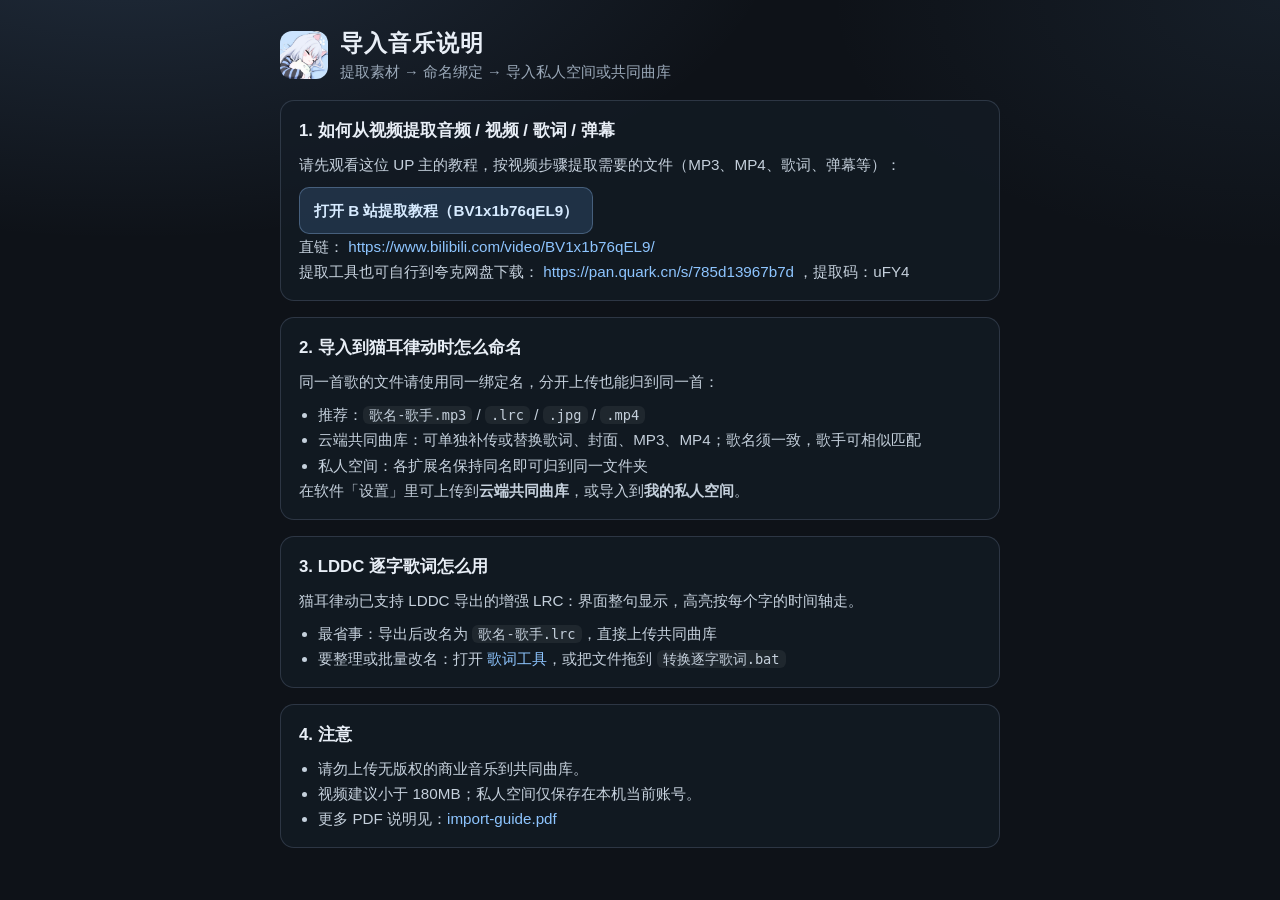
<file: import-help.html>
<!DOCTYPE html>
<html lang="zh-CN">
  <head>
    <meta charset="UTF-8" />
    <meta name="viewport" content="width=device-width, initial-scale=1" />
    <title>猫耳律动 · 导入音乐说明</title>
    <link rel="stylesheet" href="styles.css?v=1.0.28p3" />
    <style>
      body.import-help-page {
        margin: 0;
        min-height: 100vh;
        padding: 28px 20px 48px;
        background:
          radial-gradient(1200px 600px at 10% -10%, rgba(120, 170, 230, 0.18), transparent 55%),
          radial-gradient(900px 500px at 100% 0%, rgba(80, 120, 160, 0.12), transparent 50%),
          #0e1218;
        color: #e8eef6;
        font-family: "Segoe UI", "PingFang SC", "Microsoft YaHei", sans-serif;
      }
      .help-wrap {
        max-width: 720px;
        margin: 0 auto;
      }
      .help-brand {
        display: flex;
        align-items: center;
        gap: 12px;
        margin-bottom: 18px;
      }
      .help-brand img {
        width: 48px;
        height: 48px;
        border-radius: 12px;
        object-fit: cover;
      }
      .help-brand h1 {
        margin: 0;
        font-size: 1.45rem;
        font-weight: 700;
        letter-spacing: 0.04em;
      }
      .help-brand p {
        margin: 4px 0 0;
        color: #9aa8b8;
        font-size: 0.92rem;
      }
      .help-card {
        margin-top: 16px;
        padding: 18px 18px 16px;
        border: 1px solid rgba(140, 160, 190, 0.22);
        border-radius: 14px;
        background: rgba(20, 28, 38, 0.72);
      }
      .help-card h2 {
        margin: 0 0 10px;
        font-size: 1.05rem;
      }
      .help-card p,
      .help-card li {
        color: #c5d0dc;
        line-height: 1.65;
        font-size: 0.95rem;
      }
      .help-card ul {
        margin: 8px 0 0;
        padding-left: 1.2em;
      }
      .help-card a {
        color: #8ec5ff;
        text-decoration: none;
      }
      .help-card a:hover {
        text-decoration: underline;
      }
      .help-cta {
        display: inline-flex;
        margin-top: 10px;
        padding: 10px 14px;
        border-radius: 10px;
        background: rgba(100, 160, 230, 0.18);
        border: 1px solid rgba(140, 180, 230, 0.35);
        color: #d7ebff !important;
        font-weight: 600;
      }
      code {
        padding: 1px 6px;
        border-radius: 6px;
        background: rgba(255, 255, 255, 0.06);
        font-size: 0.9em;
      }
    </style>
  </head>
  <body class="import-help-page">
    <main class="help-wrap">
      <header class="help-brand">
        <img src="./logo.jpg" alt="猫耳律动" width="48" height="48" />
        <div>
          <h1>导入音乐说明</h1>
          <p>提取素材 → 命名绑定 → 导入私人空间或共同曲库</p>
        </div>
      </header>

      <section class="help-card">
        <h2>1. 如何从视频提取音频 / 视频 / 歌词 / 弹幕</h2>
        <p>
          请先观看这位 UP 主的教程，按视频步骤提取需要的文件（MP3、MP4、歌词、弹幕等）：
        </p>
        <p>
          <a
            class="help-cta"
            href="https://www.bilibili.com/video/BV1x1b76qEL9/"
            target="_blank"
            rel="noopener"
          >打开 B 站提取教程（BV1x1b76qEL9）</a>
        </p>
        <p>
          直链：
          <a href="https://www.bilibili.com/video/BV1x1b76qEL9/" target="_blank" rel="noopener"
            >https://www.bilibili.com/video/BV1x1b76qEL9/</a
          >
        </p>
        <p>
          提取工具也可自行到夸克网盘下载：
          <a href="https://pan.quark.cn/s/785d13967b7d" target="_blank" rel="noopener"
            >https://pan.quark.cn/s/785d13967b7d</a
          >
          ，提取码：uFY4
        </p>
      </section>

      <section class="help-card">
        <h2>2. 导入到猫耳律动时怎么命名</h2>
        <p>同一首歌的文件请使用同一绑定名，分开上传也能归到同一首：</p>
        <ul>
          <li>推荐：<code>歌名-歌手.mp3</code> / <code>.lrc</code> / <code>.jpg</code> / <code>.mp4</code></li>
          <li>云端共同曲库：可单独补传或替换歌词、封面、MP3、MP4；歌名须一致，歌手可相似匹配</li>
          <li>私人空间：各扩展名保持同名即可归到同一文件夹</li>
        </ul>
        <p>在软件「设置」里可上传到<strong>云端共同曲库</strong>，或导入到<strong>我的私人空间</strong>。</p>
      </section>

      <section class="help-card">
        <h2>3. LDDC 逐字歌词怎么用</h2>
        <p>猫耳律动已支持 LDDC 导出的增强 LRC：界面整句显示，高亮按每个字的时间轴走。</p>
        <ul>
          <li>最省事：导出后改名为 <code>歌名-歌手.lrc</code>，直接上传共同曲库</li>
          <li>要整理或批量改名：打开 <a href="./lrc-convert.html">歌词工具</a>，或把文件拖到 <code>转换逐字歌词.bat</code></li>
        </ul>
      </section>

      <section class="help-card">
        <h2>4. 注意</h2>
        <ul>
          <li>请勿上传无版权的商业音乐到共同曲库。</li>
          <li>视频建议小于 180MB；私人空间仅保存在本机当前账号。</li>
          <li>更多 PDF 说明见：<a href="./import-guide.pdf" download="导入歌曲说明.pdf">import-guide.pdf</a></li>
        </ul>
      </section>
    </main>
  </body>
</html>
</file>
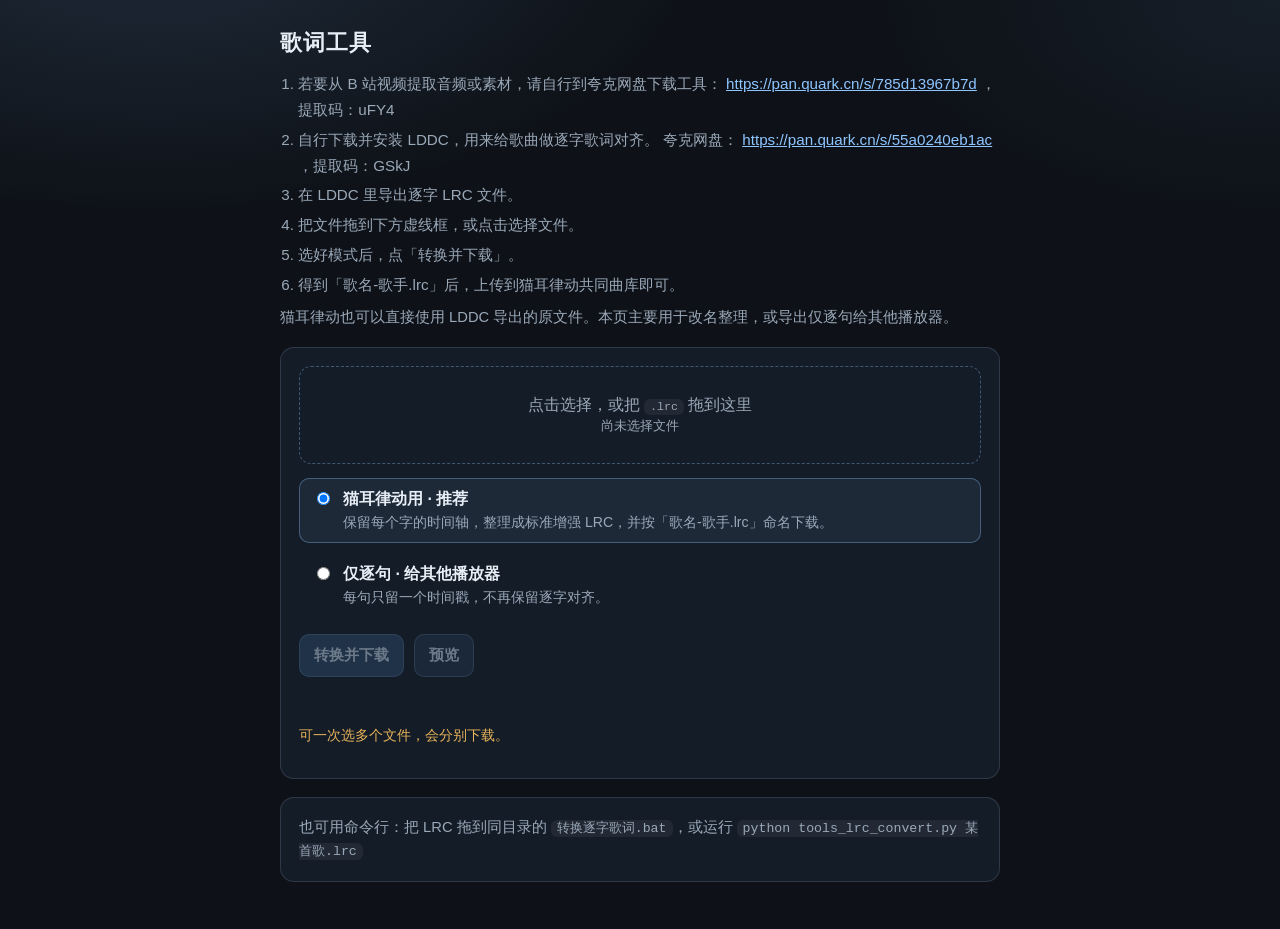
<file: lrc-convert.html>
<!DOCTYPE html>
<html lang="zh-CN">
  <head>
    <meta charset="UTF-8" />
    <meta name="viewport" content="width=device-width, initial-scale=1" />
    <title>猫耳律动 · 歌词工具</title>
    <style>
      :root {
        --bg: #0e1218;
        --card: rgba(22, 30, 42, 0.88);
        --line: rgba(140, 160, 190, 0.22);
        --text: #e8eef6;
        --muted: #9aa8b8;
        --accent: #8ec5ff;
        --ok: #7dcea0;
        --warn: #e6b35a;
      }
      * { box-sizing: border-box; }
      body {
        margin: 0;
        min-height: 100vh;
        padding: 28px 18px 48px;
        color: var(--text);
        font-family: "Segoe UI", "PingFang SC", "Microsoft YaHei", sans-serif;
        background:
          radial-gradient(1000px 520px at 12% -8%, rgba(120, 170, 230, 0.16), transparent 55%),
          radial-gradient(800px 420px at 100% 0%, rgba(80, 120, 160, 0.12), transparent 50%),
          var(--bg);
      }
      .wrap { max-width: 720px; margin: 0 auto; }
      h1 { margin: 0; font-size: 1.35rem; letter-spacing: 0.04em; }
      .sub { margin: 8px 0 0; color: var(--muted); font-size: 0.92rem; line-height: 1.55; }
      .steps {
        margin: 14px 0 0;
        padding: 0 0 0 1.2em;
        color: var(--muted);
        font-size: 0.95rem;
        line-height: 1.7;
      }
      .steps li { margin: 0 0 4px; }
      .steps a { word-break: break-all; }
      .card {
        margin-top: 18px;
        padding: 18px;
        border: 1px solid var(--line);
        border-radius: 14px;
        background: var(--card);
      }
      .drop {
        border: 1.5px dashed rgba(142, 197, 255, 0.35);
        border-radius: 12px;
        padding: 28px 16px;
        text-align: center;
        color: var(--muted);
        cursor: pointer;
        transition: border-color 0.15s, background 0.15s;
      }
      .drop:hover, .drop.is-over {
        border-color: var(--accent);
        background: rgba(142, 197, 255, 0.06);
        color: var(--text);
      }
      .modes { display: grid; gap: 10px; margin-top: 14px; }
      label.mode {
        display: flex; gap: 10px; align-items: flex-start;
        padding: 10px 12px; border-radius: 10px;
        border: 1px solid transparent; cursor: pointer;
      }
      label.mode:has(input:checked) {
        border-color: rgba(142, 197, 255, 0.35);
        background: rgba(142, 197, 255, 0.08);
      }
      label.mode strong { display: block; margin-bottom: 2px; }
      label.mode span { color: var(--muted); font-size: 0.88rem; line-height: 1.45; }
      .actions { display: flex; flex-wrap: wrap; gap: 10px; margin-top: 16px; }
      button, .file-btn {
        appearance: none; border: 0; border-radius: 10px; cursor: pointer;
        padding: 10px 14px; font-weight: 600; font-size: 0.95rem;
        background: rgba(100, 160, 230, 0.22); color: #d7ebff;
        border: 1px solid rgba(140, 180, 230, 0.35);
      }
      button.primary { background: rgba(100, 170, 255, 0.35); }
      button:disabled { opacity: 0.45; cursor: not-allowed; }
      .status { margin-top: 12px; min-height: 1.4em; color: var(--muted); font-size: 0.92rem; }
      .status.ok { color: var(--ok); }
      .status.err { color: #f0a0a0; }
      pre {
        margin: 12px 0 0; max-height: 220px; overflow: auto;
        padding: 12px; border-radius: 10px;
        background: rgba(0, 0, 0, 0.28); color: #c5d0dc;
        font-size: 0.82rem; line-height: 1.45; white-space: pre-wrap;
      }
      code {
        padding: 1px 6px; border-radius: 6px;
        background: rgba(255, 255, 255, 0.06); font-size: 0.9em;
      }
      a { color: var(--accent); }
      .hint { margin-top: 10px; color: var(--warn); font-size: 0.88rem; line-height: 1.5; }
    </style>
  </head>
  <body>
    <main class="wrap">
      <h1>歌词工具</h1>
      <ol class="steps">
        <li>
          若要从 B 站视频提取音频或素材，请自行到夸克网盘下载工具：
          <a href="https://pan.quark.cn/s/785d13967b7d" target="_blank" rel="noopener"
            >https://pan.quark.cn/s/785d13967b7d</a
          >
          ，提取码：uFY4
        </li>
        <li>
          自行下载并安装 LDDC，用来给歌曲做逐字歌词对齐。
          夸克网盘：
          <a href="https://pan.quark.cn/s/55a0240eb1ac" target="_blank" rel="noopener"
            >https://pan.quark.cn/s/55a0240eb1ac</a
          >
          ，提取码：GSkJ
        </li>
        <li>在 LDDC 里导出逐字 LRC 文件。</li>
        <li>把文件拖到下方虚线框，或点击选择文件。</li>
        <li>选好模式后，点「转换并下载」。</li>
        <li>得到「歌名-歌手.lrc」后，上传到猫耳律动共同曲库即可。</li>
      </ol>
      <p class="sub">
        猫耳律动也可以直接使用 LDDC 导出的原文件。本页主要用于改名整理，或导出仅逐句给其他播放器。
      </p>

      <section class="card">
        <div class="drop" id="drop" tabindex="0" role="button" aria-label="选择或拖入 LRC 文件">
          点击选择，或把 <code>.lrc</code> 拖到这里<br />
          <small id="fileName">尚未选择文件</small>
        </div>
        <input type="file" id="fileInput" accept=".lrc,.txt,text/plain" hidden multiple />

        <div class="modes">
          <label class="mode">
            <input type="radio" name="mode" value="enhanced" checked />
            <div>
              <strong>猫耳律动用 · 推荐</strong>
              <span>保留每个字的时间轴，整理成标准增强 LRC，并按「歌名-歌手.lrc」命名下载。</span>
            </div>
          </label>
          <label class="mode">
            <input type="radio" name="mode" value="line" />
            <div>
              <strong>仅逐句 · 给其他播放器</strong>
              <span>每句只留一个时间戳，不再保留逐字对齐。</span>
            </div>
          </label>
        </div>

        <div class="actions">
          <button type="button" class="primary" id="convertBtn" disabled>转换并下载</button>
          <button type="button" id="previewBtn" disabled>预览</button>
        </div>
        <p class="status" id="status"></p>
        <p class="hint">可一次选多个文件，会分别下载。</p>
        <pre id="preview" hidden></pre>
      </section>

      <section class="card">
        <p class="sub" style="margin:0">
          也可用命令行：把 LRC 拖到同目录的 <code>转换逐字歌词.bat</code>，或运行
          <code>python tools_lrc_convert.py 某首歌.lrc</code>
        </p>
      </section>
    </main>

    <script>
      (function () {
        const drop = document.getElementById("drop");
        const fileInput = document.getElementById("fileInput");
        const fileName = document.getElementById("fileName");
        const convertBtn = document.getElementById("convertBtn");
        const previewBtn = document.getElementById("previewBtn");
        const status = document.getElementById("status");
        const preview = document.getElementById("preview");
        let files = [];

        function setStatus(text, kind) {
          status.textContent = text || "";
          status.className = "status" + (kind ? " " + kind : "");
        }

        function parseClock(min, sec, frac) {
          const ms = String(frac || "0").padEnd(3, "0").slice(0, 3);
          return Number(min) * 60 + Number(sec) + Number(ms) / 1000;
        }

        function fmtTag(sec, angle) {
          const t = Math.max(0, sec);
          const m = Math.floor(t / 60);
          const s = t - m * 60;
          const whole = Math.floor(s);
          const ms = Math.round((s - whole) * 1000);
          const body =
            String(m).padStart(2, "0") +
            ":" +
            String(whole).padStart(2, "0") +
            "." +
            String(ms).padStart(3, "0");
          return angle ? "<" + body + ">" : "[" + body + "]";
        }

        function metaOf(text) {
          const out = { ti: "", ar: "", al: "", rows: [] };
          String(text || "")
            .replace(/^\uFEFF/, "")
            .split(/\r?\n/)
            .forEach((raw) => {
              const row = raw.trim();
              if (!row) return;
              const m = row.match(/^\[(ti|ar|al|by|offset|from|length|tool):(.*)\]$/i);
              if (m) {
                const k = m[1].toLowerCase();
                if (k === "ti") out.ti = m[2].trim();
                if (k === "ar") out.ar = m[2].trim();
                if (k === "al") out.al = m[2].trim();
                if (k !== "tool") out.rows.push(row);
                return;
              }
              out.rows.push(raw);
            });
          return out;
        }

        function parseAngleLine(row) {
          const re = /<(\d{1,2}):(\d{1,2})(?:\.(\d{1,3}))?>([^<]*)/g;
          const words = [];
          let end = null;
          let m;
          while ((m = re.exec(row))) {
            const time = parseClock(m[1], m[2], m[3]);
            const text = m[4] == null ? "" : String(m[4]);
            if (text.length) words.push({ time, text });
            else end = time;
          }
          if (words.length < 2) return null;
          return { words, end };
        }

        function parseBracketEnhanced(row) {
          const re = /\[(\d{1,2}):(\d{1,2})(?:\.(\d{1,3}))?\]([^\[]*)/g;
          const segs = [];
          let m;
          while ((m = re.exec(row))) {
            segs.push({
              time: parseClock(m[1], m[2], m[3]),
              text: m[4] == null ? "" : String(m[4])
            });
          }
          const content = segs.filter((s) => String(s.text || "").length > 0);
          if (content.length < 2) return null;
          const shortN = content.filter((s) => String(s.text).trim().length <= 2).length;
          if (shortN < Math.ceil(content.length * 0.6)) return null;
          const words = content.map((s) => ({
            time: s.time,
            text: String(s.text).replace(/<[^>]+>/g, "")
          })).filter((w) => w.text.length);
          if (words.length < 2) return null;
          const trailing = segs.filter((s) => !String(s.text || "").length);
          const end = trailing.length ? trailing[trailing.length - 1].time : null;
          return { words, end };
        }

        function coalesceChars(items) {
          if (items.length < 10) return null;
          if (items.some((e) => e.words && e.words.length >= 2)) return null;
          const shortN = items.filter((e) => [...String(e.text || "")].length <= 2).length;
          if (shortN < items.length * 0.8) return null;
          const gaps = [];
          for (let i = 1; i < items.length; i++) gaps.push(items[i].time - items[i - 1].time);
          gaps.sort((a, b) => a - b);
          const median = gaps.length ? gaps[Math.floor(gaps.length / 2)] : 0.3;
          const breakGap = Math.max(0.95, median * 2.8);
          const out = [];
          let cur = null;
          for (const ev of items) {
            const piece = String(ev.text || "");
            if (!cur) {
              cur = { words: [{ time: ev.time, text: piece }], end: null };
              continue;
            }
            const prev = cur.words[cur.words.length - 1].time;
            if (ev.time - prev >= breakGap) {
              cur.end = prev + Math.min(Math.max((ev.time - prev) * 0.35, 0.25), 0.9);
              out.push(cur);
              cur = { words: [{ time: ev.time, text: piece }], end: null };
            } else {
              cur.words.push({ time: ev.time, text: piece });
            }
          }
          if (cur) out.push(cur);
          return out.length ? out : null;
        }

        function extractLines(text) {
          const meta = metaOf(text);
          const lines = [];
          const singles = [];
          for (const raw of meta.rows) {
            const row = String(raw || "").trim();
            if (!row || /^\[(ti|ar|al|by|offset|from|length|tool):/i.test(row)) continue;

            let parsed = null;
            if (/<\d{1,2}:\d{1,2}/.test(row)) parsed = parseAngleLine(row);
            if (!parsed) parsed = parseBracketEnhanced(row);
            if (parsed) {
              lines.push(parsed);
              continue;
            }

            const re = /\[(\d{1,2}):(\d{1,2})(?:\.(\d{1,3}))?\]([^\[]*)/g;
            let m;
            let any = false;
            while ((m = re.exec(row))) {
              any = true;
              const t = parseClock(m[1], m[2], m[3]);
              const tx = String(m[4] || "").replace(/<[^>]+>/g, "").trim();
              if (tx) singles.push({ time: t, text: tx });
            }
            if (!any && row) singles.push({ time: -1, text: row });
          }

          if (!lines.length && singles.length) {
            const merged = coalesceChars(singles.filter((s) => s.time >= 0));
            if (merged) return { meta, lines: merged };
            return {
              meta,
              lines: singles
                .filter((s) => s.time >= 0 && s.text)
                .map((s) => ({ words: [{ time: s.time, text: s.text }], end: null }))
            };
          }
          return { meta, lines };
        }

        function buildEnhanced(meta, lines) {
          const head = [];
          if (meta.ti) head.push("[ti:" + meta.ti + "]");
          if (meta.ar) head.push("[ar:" + meta.ar + "]");
          if (meta.al) head.push("[al:" + meta.al + "]");
          head.push("[tool:猫耳律动 lrc-convert]");
          head.push("");
          const body = lines.map((line) => {
            const words = line.words || [];
            if (!words.length) return "";
            let row = fmtTag(words[0].time, false);
            for (const w of words) {
              row += fmtTag(w.time, true) + w.text;
            }
            if (line.end != null) row += fmtTag(line.end, true);
            return row;
          }).filter(Boolean);
          return head.concat(body).join("\n") + "\n";
        }

        function buildLineOnly(meta, lines) {
          const head = [];
          if (meta.ti) head.push("[ti:" + meta.ti + "]");
          if (meta.ar) head.push("[ar:" + meta.ar + "]");
          if (meta.al) head.push("[al:" + meta.al + "]");
          head.push("[tool:猫耳律动 lrc-convert line-only]");
          head.push("");
          const body = lines.map((line) => {
            const words = line.words || [];
            if (!words.length) return "";
            const text = words.map((w) => w.text).join("");
            return fmtTag(words[0].time, false) + text;
          }).filter(Boolean);
          return head.concat(body).join("\n") + "\n";
        }

        function safeName(meta, fallback) {
          const ti = (meta.ti || "").replace(/[\\/:*?"<>|]/g, "").trim();
          const ar = (meta.ar || "").replace(/[\\/:*?"<>|]/g, "").trim();
          if (ti && ar) return ti + "-" + ar + ".lrc";
          if (ti) return ti + ".lrc";
          return (fallback || "lyrics").replace(/\.lrc$/i, "") + ".lrc";
        }

        function mode() {
          return (document.querySelector('input[name="mode"]:checked') || {}).value || "enhanced";
        }

        function convertOne(text, fileLabel) {
          const { meta, lines } = extractLines(text);
          if (!lines.length) throw new Error("没有识别到歌词行");
          const out =
            mode() === "line" ? buildLineOnly(meta, lines) : buildEnhanced(meta, lines);
          return {
            text: out,
            name: safeName(meta, fileLabel),
            lineCount: lines.length,
            wordCount: lines.reduce((n, l) => n + (l.words ? l.words.length : 0), 0)
          };
        }

        function downloadText(name, text) {
          const blob = new Blob([text], { type: "text/plain;charset=utf-8" });
          const url = URL.createObjectURL(blob);
          const a = document.createElement("a");
          a.href = url;
          a.download = name;
          document.body.appendChild(a);
          a.click();
          a.remove();
          URL.revokeObjectURL(url);
        }

        function onFiles(list) {
          files = Array.from(list || []).filter((f) => /\.(lrc|txt)$/i.test(f.name) || !f.name.includes("."));
          if (!files.length) {
            fileName.textContent = "尚未选择文件";
            convertBtn.disabled = true;
            previewBtn.disabled = true;
            return;
          }
          fileName.textContent =
            files.length === 1 ? files[0].name : "已选 " + files.length + " 个文件";
          convertBtn.disabled = false;
          previewBtn.disabled = false;
          setStatus("");
          preview.hidden = true;
        }

        drop.addEventListener("click", () => fileInput.click());
        drop.addEventListener("keydown", (e) => {
          if (e.key === "Enter" || e.key === " ") fileInput.click();
        });
        fileInput.addEventListener("change", () => onFiles(fileInput.files));
        ["dragenter", "dragover"].forEach((ev) => {
          drop.addEventListener(ev, (e) => {
            e.preventDefault();
            drop.classList.add("is-over");
          });
        });
        ["dragleave", "drop"].forEach((ev) => {
          drop.addEventListener(ev, (e) => {
            e.preventDefault();
            drop.classList.remove("is-over");
          });
        });
        drop.addEventListener("drop", (e) => onFiles(e.dataTransfer.files));

        previewBtn.addEventListener("click", async () => {
          try {
            const f = files[0];
            const text = await f.text();
            const result = convertOne(text, f.name);
            preview.hidden = false;
            preview.textContent = result.text.split(/\r?\n/).slice(0, 18).join("\n") + "\n…";
            setStatus(
              "预览：" + result.lineCount + " 句 / " + result.wordCount + " 字时间点 → " + result.name,
              "ok"
            );
          } catch (err) {
            setStatus(err.message || "预览失败", "err");
          }
        });

        convertBtn.addEventListener("click", async () => {
          let ok = 0;
          const errors = [];
          for (const f of files) {
            try {
              const text = await f.text();
              const result = convertOne(text, f.name);
              downloadText(result.name, result.text);
              ok += 1;
            } catch (err) {
              errors.push(f.name + ": " + (err.message || "失败"));
            }
          }
          if (ok && !errors.length) {
            setStatus("已转换并下载 " + ok + " 个文件。可直接上传到猫耳律动共同曲库。", "ok");
          } else if (ok) {
            setStatus("成功 " + ok + " 个；" + errors[0], "err");
          } else {
            setStatus(errors[0] || "转换失败", "err");
          }
        });
      })();
    </script>
  </body>
</html>
</file>
<file: styles.css>
:root {
  --bg: #0c0f14;
  --bg-soft: #141a22;
  --bg-top: #10151c;
  --bg-bottom: #090b10;
  --text: #f2efe8;
  --muted: #8b93a0;
  --dim: #5a6270;
  --accent: #e8a54b;
  --accent-deep: #d4923a;
  --line: rgba(255, 255, 255, 0.06);
  --glow-a: rgba(232, 165, 75, 0.16);
  --glow-b: rgba(72, 120, 160, 0.12);
  --now-card-bg: linear-gradient(135deg, rgba(26, 34, 45, 0.95), rgba(20, 26, 34, 0.75));
  --now-card-shadow: 0 8px 20px rgba(0, 0, 0, 0.22);
  --now-skip-bg: rgba(255, 255, 255, 0.04);
  --now-seek-track: rgba(255, 255, 255, 0.12);
  --font-ui: "Noto Sans SC", "PingFang SC", sans-serif;
  --font-display: "Outfit", "Noto Sans SC", sans-serif;
  --scroll-thumb: rgba(127, 168, 210, 0.4);
}

* {
  box-sizing: border-box;
  margin: 0;
  padding: 0;
}

/* 公网网站：隐藏只在本机桌面版可用的设置 */
body.is-web-site .local-only {
  display: none !important;
}

html,
body {
  height: 100%;
  background: var(--bg-top);
  scrollbar-width: thin;
  scrollbar-color: var(--scroll-thumb) transparent;
}

*::-webkit-scrollbar {
  width: 3px;
  height: 3px;
}

*::-webkit-scrollbar-track {
  background: transparent;
}

*::-webkit-scrollbar-thumb {
  background: var(--scroll-thumb);
  border-radius: 999px;
}

*::-webkit-scrollbar-button,
*::-webkit-scrollbar-button:single-button {
  display: none;
  width: 0;
  height: 0;
}

body {
  font-family: var(--font-ui);
  color: var(--text);
  background:
    radial-gradient(ellipse 70% 50% at 15% -10%, var(--glow-a), transparent 55%),
    radial-gradient(ellipse 50% 40% at 100% 10%, var(--glow-b), transparent 50%),
    linear-gradient(160deg, var(--bg-top) 0%, var(--bg) 45%, var(--bg-bottom) 100%);
  overflow: hidden;
  transition: background 0.2s ease, color 0.2s ease;
}

button {
  font: inherit;
  color: inherit;
  background: none;
  border: none;
  cursor: pointer;
}

.app {
  height: 100%;
  min-height: 100%;
  width: 100%;
  max-width: none;
  margin: 0;
  display: flex;
  flex-direction: column;
  position: relative;
  z-index: 1;
}

/* 整窗一张背景层 + 磨砂面板；文字写在面板上 */
.shell-bg-layer {
  display: none;
  position: fixed;
  inset: 0;
  z-index: 0;
  pointer-events: none;
  background-color: var(--bg);
  background-size: cover;
  background-position: center center;
  background-repeat: no-repeat;
}

html[data-shell-bg="1"] .shell-bg-layer:not([hidden]) {
  display: block;
}

.shell-bg-frame {
  position: absolute;
  inset: 0;
  background-size: cover;
  background-position: center center;
  background-repeat: no-repeat;
  opacity: 0;
  transform: none;
  z-index: 0;
  transition: opacity 0.55s ease;
}

.shell-bg-layer[data-shell-move="drift"] .shell-bg-frame {
  transition: opacity 0.55s ease, transform 0.65s ease;
}

.shell-bg-frame.is-front {
  opacity: 1;
  z-index: 1;
  transform: none;
}

.shell-bg-frame.is-front.is-leaving,
.shell-bg-frame.is-leaving,
.shell-bg-frame.is-out {
  opacity: 0;
}

.shell-bg-layer.is-instant .shell-bg-frame {
  transition: none;
}

.shell-bg-layer[data-shell-move="drift"] .shell-bg-frame:not(.is-front) {
  transform: translate3d(4%, 0, 0) scale(1.04);
}

.shell-bg-layer[data-shell-move="drift"] .shell-bg-frame.is-out {
  transform: translate3d(-3%, 0, 0) scale(1.02);
}

.shell-bg-layer video {
  position: absolute;
  inset: 0;
  width: 100%;
  height: 100%;
  object-fit: cover;
  z-index: 0;
}

html[data-shell-bg="1"] .shell-bg-layer::after {
  content: "";
  position: absolute;
  inset: 0;
  z-index: 2;
  background: color-mix(in srgb, var(--bg) var(--shell-dim, 45%), transparent);
}

.wallpaper-library-motion {
  position: absolute;
  left: 4px;
  bottom: 4px;
  padding: 0 5px;
  border-radius: 999px;
  background: rgba(0, 0, 0, 0.55);
  color: #fff;
  font-size: 10px;
  line-height: 16px;
  pointer-events: none;
}

html[data-shell-bg="1"] body:not(.is-auth-screen) {
  background: transparent !important;
}

html[data-shell-bg="1"] .app {
  background: transparent;
}

html[data-shell-bg="1"] .app-body {
  background: transparent;
}

html[data-shell-bg="1"] .nav-rail {
  background: color-mix(in srgb, var(--bg) var(--shell-rail, 55%), transparent) !important;
}

html[data-shell-bg="1"] .main-pane {
  background: color-mix(in srgb, var(--bg-soft) var(--shell-pane, 50%), transparent) !important;
}

html[data-shell-bg="1"] .main-pane > .pane-view,
html[data-shell-bg="1"] .main-pane > .playlist-detail,
html[data-shell-bg="1"] .main-pane > .diary-layer,
html[data-shell-bg="1"] .main-pane > .likes-layer,
html[data-shell-bg="1"] .main-pane > .chat-layer,
html[data-shell-bg="1"] .main-pane > .profile-layer,
html[data-shell-bg="1"] .main-pane > .wish-layer,
html[data-shell-bg="1"] .main-pane > .seek-emoji-layer {
  background: color-mix(in srgb, var(--bg-soft) var(--shell-view, 52%), transparent) !important;
}

html[data-shell-bg="1"] .app > .now-card {
  background: color-mix(in srgb, var(--bg) var(--shell-bar, 54%), transparent) !important;
}

/* 背景越亮，字加一层描边阴影，避免被壁纸冲掉 */
html[data-shell-bg="1"] .nav-brand .brand,
html[data-shell-bg="1"] .nav-item,
html[data-shell-bg="1"] .nav-item-title,
html[data-shell-bg="1"] .nav-item-sub,
html[data-shell-bg="1"] .nav-user,
html[data-shell-bg="1"] .nav-user-meta,
html[data-shell-bg="1"] .nav-name,
html[data-shell-bg="1"] .nav-sub,
html[data-shell-bg="1"] .settings-label,
html[data-shell-bg="1"] .settings-hint,
html[data-shell-bg="1"] .settings-note,
html[data-shell-bg="1"] .settings-title,
html[data-shell-bg="1"] .pane-view-bar,
html[data-shell-bg="1"] .shell-bg-level,
html[data-shell-bg="1"] .shell-bg-interval,
html[data-shell-bg="1"] .wallpaper-library-empty,
html[data-shell-bg="1"] .import-status,
html[data-shell-bg="1"] .now-card .now-title,
html[data-shell-bg="1"] .now-card .now-artist,
html[data-shell-bg="1"] .now-card .now-meta,
html[data-shell-bg="1"] .list-title,
html[data-shell-bg="1"] .list-sub,
html[data-shell-bg="1"] .section-title,
html[data-shell-bg="1"] .section-sub {
  text-shadow: var(--shell-text-shadow, none);
}

/* 亮壁纸 + 深色界面时，主区域临时改成深色字 */
html[data-shell-bg="1"][data-shell-ink="dark"] .nav-rail,
html[data-shell-bg="1"][data-shell-ink="dark"] .main-pane,
html[data-shell-bg="1"][data-shell-ink="dark"] .app > .now-card {
  --text: #1a1f28;
  --muted: #3a4250;
  --dim: #5a6270;
  --line: rgba(0, 0, 0, 0.12);
  --shell-text-shadow: 0 1px 0 rgba(255, 255, 255, 0.35), 0 0 10px rgba(255, 253, 248, 0.45);
}

.shell-bg-level {
  display: flex;
  align-items: center;
  gap: 10px;
  margin: 0 0 12px;
  max-width: 360px;
  color: var(--dim);
  font-size: 0.75rem;
}

.shell-bg-level input[type="range"] {
  flex: 1;
  accent-color: var(--accent);
  cursor: pointer;
}

.shell-bg-library .wallpaper-library-grid {
  grid-template-columns: repeat(auto-fill, minmax(78px, 1fr));
  gap: 8px;
  max-height: 248px;
}

.shell-bg-library .wallpaper-library-item {
  aspect-ratio: 4 / 3;
}

#shellBgRotateRow {
  margin-bottom: 0;
}

#shellBgMotionRow {
  margin: 16px 0 0;
}

#shellBgMotionPick {
  margin-top: 16px;
  margin-bottom: 0;
}

#shellBgMotionPick + .import-actions {
  margin-top: 16px;
}

.shell-bg-interval {
  display: flex;
  align-items: center;
  gap: 8px;
  margin: 16px 0 16px;
  color: var(--muted);
  font-size: 0.82rem;
}

.shell-bg-interval input {
  width: 64px;
  height: 30px;
  padding: 0 8px;
  border-radius: 8px;
  border: 1px solid var(--line);
  background: transparent;
  color: var(--text);
  font: inherit;
}

.cloud-acl-box {
  margin-top: 4px;
}

.cloud-acl-friends {
  display: flex;
  flex-direction: column;
  gap: 6px;
  max-height: 220px;
  overflow: auto;
  margin: 10px 0 12px;
  padding: 4px 2px;
}

.cloud-acl-friend {
  display: flex;
  align-items: center;
  gap: 10px;
  padding: 8px 10px;
  border-radius: 10px;
  border: 1px solid var(--line);
  background: color-mix(in srgb, var(--bg) 40%, transparent);
  cursor: pointer;
  text-align: left;
  color: inherit;
  font: inherit;
}

.cloud-acl-friend.is-on {
  border-color: rgba(232, 165, 75, 0.55);
  background: rgba(232, 165, 75, 0.1);
}

.cloud-acl-friend img {
  width: 32px;
  height: 32px;
  border-radius: 50%;
  object-fit: cover;
  flex: 0 0 auto;
}

.cloud-acl-friend-meta {
  min-width: 0;
  flex: 1;
  display: flex;
  flex-direction: column;
  gap: 2px;
}

.cloud-acl-friend-name {
  font-size: 0.88rem;
  font-weight: 600;
  white-space: nowrap;
  overflow: hidden;
  text-overflow: ellipsis;
}

.cloud-acl-friend-sub {
  font-size: 0.72rem;
  color: var(--dim);
}

.cloud-acl-check {
  width: 16px;
  height: 16px;
  border-radius: 4px;
  border: 1px solid var(--line);
  flex: 0 0 auto;
  position: relative;
}

.cloud-acl-friend.is-on .cloud-acl-check {
  border-color: rgba(232, 165, 75, 0.8);
  background: rgba(232, 165, 75, 0.25);
}

.cloud-acl-friend.is-on .cloud-acl-check::after {
  content: "";
  position: absolute;
  left: 4px;
  top: 1px;
  width: 5px;
  height: 9px;
  border: solid var(--text);
  border-width: 0 1.5px 1.5px 0;
  transform: rotate(45deg);
}

.cloud-acl-empty {
  font-size: 0.78rem;
  color: var(--dim);
  padding: 6px 2px;
}

.app-body {
  flex: 1;
  min-height: 0;
  display: flex;
  align-items: stretch;
}

.nav-rail {
  width: 220px;
  flex: 0 0 220px;
  display: flex;
  flex-direction: column;
  min-height: 0;
  padding: 14px 12px 10px;
  border-right: 1px solid var(--line);
  background: var(--sidebar-bg, color-mix(in srgb, var(--bg) 55%, var(--bg-soft)));
  color: var(--text);
}

.nav-brand {
  display: flex;
  align-items: center;
  gap: 10px;
  margin: 0 0 14px;
  padding: 4px 6px;
  border: 0;
  border-radius: 12px;
  background: transparent;
  color: inherit;
  cursor: pointer;
  text-align: left;
}

.nav-brand:hover {
  background: color-mix(in srgb, var(--text) 6%, transparent);
}

.nav-brand .brand-logo {
  width: 40px;
  height: 40px;
  border-radius: 12px;
  object-fit: cover;
  flex-shrink: 0;
}

.nav-brand .brand {
  font-size: 1.05rem;
  margin: 0;
  line-height: 1.15;
}

.nav-brand .tagline {
  margin: 2px 0 0;
  font-size: 0.68rem;
}

.nav-user {
  display: flex;
  align-items: center;
  gap: 10px;
  width: 100%;
  margin: 0 0 12px;
  padding: 10px;
  border: 1px solid var(--line);
  border-radius: 14px;
  background: color-mix(in srgb, var(--bg-soft) 80%, transparent);
  color: inherit;
  font: inherit;
  text-align: left;
  cursor: pointer;
}

.nav-user:hover {
  border-color: color-mix(in srgb, var(--accent) 45%, var(--line));
  background: color-mix(in srgb, var(--accent) 12%, var(--bg-soft));
}

.nav-avatar {
  width: 44px;
  height: 44px;
  border-radius: 50%;
  object-fit: cover;
  flex-shrink: 0;
  border: 1px solid var(--line);
  background: var(--bg);
}

.nav-user-meta {
  display: flex;
  flex-direction: column;
  gap: 3px;
  min-width: 0;
}

.nav-name {
  font-size: 0.92rem;
  font-weight: 750;
  white-space: nowrap;
  overflow: hidden;
  text-overflow: ellipsis;
}

.nav-sub {
  font-size: 0.7rem;
  color: var(--dim);
  white-space: nowrap;
  overflow: hidden;
  text-overflow: ellipsis;
}

.nav-list {
  display: flex;
  flex-direction: column;
  gap: 4px;
  flex: 1;
  min-height: 0;
  overflow-y: auto;
  padding: 2px 4px 2px 6px;
}

.nav-item {
  position: relative;
  display: flex;
  flex-direction: column;
  align-items: flex-start;
  gap: 2px;
  width: 100%;
  margin: 0;
  padding: 10px 12px;
  border: 0;
  border-radius: 12px;
  background: transparent;
  color: inherit;
  font: inherit;
  text-align: left;
  cursor: pointer;
}

.nav-item:hover {
  background: color-mix(in srgb, var(--text) 6%, transparent);
}

.nav-item.is-active {
  background: color-mix(in srgb, var(--accent) 18%, transparent);
  color: var(--text);
}

.nav-item-title {
  font-size: 0.9rem;
  font-weight: 650;
}

.nav-item-sub {
  font-size: 0.7rem;
  color: var(--dim);
}

.nav-item-badge {
  position: absolute;
  top: 10px;
  right: 10px;
  min-width: 18px;
  height: 18px;
  padding: 0 5px;
  border-radius: 999px;
  background: #e35d5d;
  color: #fff;
  font-size: 0.66rem;
  font-weight: 700;
  line-height: 18px;
  text-align: center;
}

.nav-footer {
  display: flex;
  align-items: center;
  justify-content: space-between;
  gap: 8px;
  margin-top: 10px;
  padding-top: 10px;
  border-top: 1px solid var(--line);
  flex-shrink: 0;
}

.nav-footer-row {
  display: inline-flex;
  align-items: center;
  gap: 8px;
  min-width: 0;
}

.nav-settings-btn {
  display: inline-flex;
  align-items: center;
  gap: 7px;
  padding: 8px 12px;
  border-radius: 999px;
  border: 1px solid var(--line);
  background: color-mix(in srgb, var(--bg-soft) 80%, transparent);
  color: var(--text);
  font: inherit;
  font-size: 0.84rem;
  cursor: pointer;
}

.nav-settings-btn:hover,
.nav-settings-btn.is-active {
  border-color: color-mix(in srgb, var(--accent) 55%, var(--line));
  background: color-mix(in srgb, var(--accent) 16%, transparent);
}

.nav-github {
  display: inline-flex;
  align-items: center;
  justify-content: center;
  width: 34px;
  height: 34px;
  border-radius: 999px;
  border: 1px solid var(--line);
  background: color-mix(in srgb, var(--bg-soft) 80%, transparent);
  color: #24292f;
  text-decoration: none;
  flex-shrink: 0;
}

.nav-github:hover {
  border-color: color-mix(in srgb, var(--accent) 55%, var(--line));
  background: color-mix(in srgb, var(--accent) 16%, transparent);
  color: #000;
}

.github-mark {
  display: block;
}

.nav-footer-hint {
  font-size: 0.68rem;
  color: var(--dim);
  max-width: 42%;
  text-align: right;
  white-space: nowrap;
  overflow: hidden;
  text-overflow: ellipsis;
}

.main-pane {
  position: relative;
  flex: 1;
  min-width: 0;
  min-height: 0;
  display: flex;
  flex-direction: column;
  background: transparent;
  overflow: hidden;
  /* 右侧整体留白（参考网易云：内容与窗边拉开） */
  padding-right: 28px;
}

.main-home {
  flex: 1;
  min-height: 0;
  padding: 16px 20px 12px 18px;
}

/* sidebar-scroll 的 padding-right:2px 会冲掉主区右边距，这里盖回去 */
.main-home.sidebar-scroll {
  padding: 16px 8px 12px 18px;
}

.main-home[hidden] {
  display: none !important;
}

.app > .now-card {
  flex-shrink: 0;
  margin: 0 40px 12px 12px;
  z-index: 6;
}

/* 右侧主区页面：铺满右边，不盖住左侧与底栏 */
.main-pane > .pane-view,
.main-pane > .playlist-detail,
.main-pane > .likes-layer,
.main-pane > .chat-layer,
.main-pane > .profile-layer,
.main-pane > .wish-layer,
.main-pane > .seek-emoji-layer {
  position: absolute !important;
  inset: 0 !important;
  z-index: 4;
  width: auto !important;
  height: auto !important;
  max-width: none !important;
  max-height: none !important;
  border-radius: 0 !important;
  place-items: stretch !important;
  justify-content: stretch !important;
  align-items: stretch !important;
  display: none;
  opacity: 1 !important;
  pointer-events: auto !important;
  visibility: visible !important;
  background: color-mix(in srgb, var(--bg-soft) 96%, var(--bg));
}

.main-pane > .pane-view:not([hidden]),
.main-pane > .playlist-detail:not([hidden]),
.main-pane > .likes-layer.is-open,
.main-pane > .chat-layer.is-open,
.main-pane > .profile-layer.is-open,
.main-pane > .wish-layer.is-open,
.main-pane > .seek-emoji-layer.is-open {
  display: flex !important;
  flex-direction: column;
}

.main-pane > .likes-layer .likes-backdrop,
.main-pane > .chat-layer .chat-backdrop,
.main-pane > .profile-layer .profile-backdrop,
.main-pane > .wish-layer .profile-backdrop,
.main-pane > .seek-emoji-layer .profile-backdrop {
  display: none !important;
}

.main-pane > .likes-layer .likes-panel,
.main-pane > .chat-layer .chat-panel,
.main-pane > .profile-layer .profile-panel,
.main-pane > .wish-layer .wish-panel,
.main-pane > .seek-emoji-layer .profile-panel {
  width: 100% !important;
  height: 100% !important;
  max-width: none !important;
  max-height: none !important;
  border: 0 !important;
  border-radius: 0 !important;
  box-shadow: none !important;
}

.pane-view-bar {
  display: flex;
  align-items: center;
  gap: 8px;
  padding: 14px 22px 10px 16px;
  border-bottom: 1px solid var(--line);
  flex-shrink: 0;
}

.pane-view-body {
  flex: 1;
  min-height: 0;
  overflow-y: auto;
  padding: 14px 22px 24px 16px;
}

.settings-btn {
  padding: 7px 14px;
  border-radius: 999px;
  border: 1px solid var(--line);
  background: rgba(255, 255, 255, 0.06);
  color: var(--muted);
  font-size: 0.82rem;
  letter-spacing: 0.06em;
  transition: color 0.15s ease, border-color 0.15s ease, background 0.15s ease;
}

.settings-btn:hover,
.settings-btn.is-open {
  color: var(--text);
  border-color: rgba(232, 165, 75, 0.45);
  background: rgba(232, 165, 75, 0.12);
}

/* 「我的」资料页：大头像 + 昵称，设置在底部 */
.menu-layer {
  position: fixed;
  inset: 0;
  z-index: 88;
  display: flex;
  justify-content: stretch;
  opacity: 0;
  pointer-events: none;
  visibility: hidden;
  transition: opacity 0.2s ease;
}

.menu-layer[hidden] {
  display: none !important;
}

.menu-layer.is-open {
  display: flex !important;
  opacity: 1;
  pointer-events: auto;
  visibility: visible;
}

.menu-backdrop {
  position: absolute;
  inset: 0;
  background: rgba(8, 10, 14, 0.28);
}

.menu-drawer {
  position: relative;
  z-index: 1;
  width: 100%;
  max-width: 100%;
  height: 100%;
  display: flex;
  flex-direction: column;
  background:
    radial-gradient(ellipse 90% 50% at 10% -10%, color-mix(in srgb, var(--accent) 18%, transparent), transparent 55%),
    color-mix(in srgb, var(--bg-soft) 94%, var(--bg));
  color: var(--text);
  transform: translateY(10px);
  transition: transform 0.22s ease;
  overflow: hidden;
}

.menu-layer.is-open .menu-drawer {
  transform: translateY(0);
}

.menu-home {
  display: flex;
  flex-direction: column;
  height: 100%;
  min-height: 0;
}

.menu-home[hidden] {
  display: none !important;
}

.menu-topbar {
  display: flex;
  align-items: center;
  gap: 8px;
  padding: 14px 14px 8px;
  flex-shrink: 0;
}

.menu-profile-card {
  display: flex;
  align-items: center;
  gap: 16px;
  width: calc(100% - 28px);
  margin: 4px 14px 14px;
  padding: 18px 16px;
  border: 1px solid var(--line);
  border-radius: 18px;
  background: color-mix(in srgb, var(--bg-soft) 88%, transparent);
  box-shadow: 0 10px 28px color-mix(in srgb, var(--text) 8%, transparent);
  color: inherit;
  font: inherit;
  text-align: left;
  cursor: pointer;
}

.menu-profile-card:hover {
  border-color: color-mix(in srgb, var(--accent) 45%, var(--line));
  background: color-mix(in srgb, var(--accent) 10%, var(--bg-soft));
}

.menu-avatar {
  width: 84px;
  height: 84px;
  border-radius: 50%;
  object-fit: cover;
  border: 2px solid color-mix(in srgb, var(--text) 12%, transparent);
  flex-shrink: 0;
  background: var(--bg);
  box-shadow: 0 6px 18px color-mix(in srgb, var(--text) 12%, transparent);
}

.menu-user-meta {
  display: flex;
  flex-direction: column;
  gap: 8px;
  min-width: 0;
  flex: 1;
}

.menu-name {
  font-size: 1.28rem;
  font-weight: 800;
  letter-spacing: 0.02em;
  line-height: 1.2;
  white-space: nowrap;
  overflow: hidden;
  text-overflow: ellipsis;
}

.menu-badges {
  display: flex;
  flex-wrap: wrap;
  gap: 6px;
}

.menu-chip {
  display: inline-flex;
  align-items: center;
  min-height: 22px;
  padding: 0 8px;
  border-radius: 999px;
  border: 1px solid var(--line);
  background: color-mix(in srgb, var(--text) 6%, transparent);
  color: var(--muted);
  font-size: 0.7rem;
  font-weight: 650;
  letter-spacing: 0.02em;
}

.menu-chip[hidden] {
  display: none !important;
}

.menu-chip-honor {
  border-color: color-mix(in srgb, var(--accent) 45%, var(--line));
  background: color-mix(in srgb, var(--accent) 16%, transparent);
  color: var(--text);
}

.menu-sub {
  font-size: 0.74rem;
  color: var(--dim);
}

.menu-user-arrow {
  flex-shrink: 0;
  align-self: center;
  font-size: 1.35rem;
  color: var(--dim);
}

.menu-list {
  display: flex;
  flex-direction: column;
  gap: 4px;
  margin: 0 14px;
  padding: 6px;
  border: 1px solid var(--line);
  border-radius: 16px;
  background: color-mix(in srgb, var(--bg-soft) 80%, transparent);
  overflow-y: auto;
  flex: 1;
  min-height: 0;
}

.menu-item {
  display: flex;
  align-items: center;
  gap: 12px;
  width: 100%;
  margin: 0;
  padding: 13px 12px;
  border: 0;
  border-radius: 12px;
  background: transparent;
  color: inherit;
  font: inherit;
  text-align: left;
  cursor: pointer;
}

.menu-item:hover {
  background: color-mix(in srgb, var(--text) 6%, transparent);
}

.menu-item-ico {
  width: 28px;
  text-align: center;
  font-size: 1rem;
  color: var(--muted);
  flex-shrink: 0;
}

.menu-item-text {
  display: flex;
  flex-direction: column;
  gap: 2px;
  min-width: 0;
  flex: 1;
}

.menu-item-title {
  font-size: 0.94rem;
  color: var(--text);
}

.menu-item-sub {
  font-size: 0.72rem;
  color: var(--dim);
  white-space: nowrap;
  overflow: hidden;
  text-overflow: ellipsis;
}

.menu-item-badge {
  min-width: 20px;
  height: 18px;
  padding: 0 6px;
  border-radius: 999px;
  background: #e35d5d;
  color: #fff;
  font-size: 0.68rem;
  font-weight: 700;
  line-height: 18px;
  text-align: center;
  flex-shrink: 0;
}

.menu-item-arrow {
  color: var(--dim);
  font-size: 1.1rem;
  flex-shrink: 0;
}

.menu-footer {
  display: flex;
  align-items: center;
  justify-content: space-between;
  gap: 10px;
  margin-top: 10px;
  padding: 12px 16px calc(14px + env(safe-area-inset-bottom, 0px));
  border-top: 1px solid var(--line);
  background: color-mix(in srgb, var(--bg) 40%, var(--bg-soft));
  flex-shrink: 0;
}

.menu-footer-btn {
  display: inline-flex;
  align-items: center;
  gap: 8px;
  padding: 10px 16px;
  border-radius: 999px;
  border: 1px solid var(--line);
  background: color-mix(in srgb, var(--bg-soft) 80%, transparent);
  color: var(--text);
  font: inherit;
  font-size: 0.9rem;
  cursor: pointer;
}

.menu-footer-btn:hover {
  border-color: color-mix(in srgb, var(--accent) 55%, var(--line));
  background: color-mix(in srgb, var(--accent) 16%, transparent);
}

.menu-footer-ico {
  font-size: 1rem;
  line-height: 1;
}

.menu-footer-hint {
  font-size: 0.72rem;
  color: var(--dim);
  max-width: 46%;
  text-align: right;
  white-space: nowrap;
  overflow: hidden;
  text-overflow: ellipsis;
}

.menu-settings {
  display: flex;
  flex-direction: column;
  height: 100%;
  min-height: 0;
  background: color-mix(in srgb, var(--bg-soft) 96%, var(--bg));
}

.menu-settings[hidden] {
  display: none !important;
}

.menu-settings-bar {
  display: flex;
  align-items: center;
  gap: 8px;
  padding: 14px 14px 10px;
  border-bottom: 1px solid var(--line);
  flex-shrink: 0;
}

.menu-settings-body {
  padding: 14px 16px 24px;
  overflow-y: auto;
  min-height: 0;
  flex: 1;
}

.settings-title {
  font-size: 0.95rem;
  font-weight: 600;
  margin-bottom: 12px;
  letter-spacing: 0.04em;
}

.settings-row {
  display: flex;
  align-items: baseline;
  justify-content: space-between;
  gap: 8px;
  margin-bottom: 10px;
}

.settings-label {
  font-size: 0.88rem;
  color: var(--text);
}

.settings-hint {
  font-size: 0.75rem;
  color: var(--dim);
}

.settings-link-group {
  display: inline-flex;
  flex-wrap: wrap;
  align-items: center;
  justify-content: flex-end;
  gap: 8px 12px;
  max-width: 58%;
}

.settings-link {
  font-size: 0.78rem;
  font-weight: 600;
  color: #4a9eff;
  text-decoration: underline;
  text-underline-offset: 2px;
  cursor: pointer;
}

.settings-link:hover {
  color: #7bb8ff;
}

.settings-note a.settings-inline-link,
.settings-inline-link {
  color: #7bb8ff;
  font-weight: 600;
  text-decoration: underline;
  text-underline-offset: 2px;
}

.bg-slider-row {
  display: flex;
  align-items: center;
  gap: 8px;
}

.bg-preset {
  flex: 0 0 auto;
  min-width: 34px;
  height: 30px;
  padding: 0 8px;
  border-radius: 8px;
  border: 1px solid var(--line);
  font-size: 0.78rem;
  color: var(--muted);
  background: rgba(255, 255, 255, 0.04);
}

.bg-preset:hover {
  color: var(--text);
  border-color: rgba(232, 165, 75, 0.4);
}

#bgLightness {
  flex: 1;
  min-width: 0;
  height: 6px;
  appearance: none;
  -webkit-appearance: none;
  border-radius: 999px;
  background: linear-gradient(90deg, #0c0f14 0%, #f4f1ea 100%);
  outline: none;
  cursor: pointer;
}

#bgLightness::-webkit-slider-thumb {
  -webkit-appearance: none;
  width: 16px;
  height: 16px;
  border-radius: 50%;
  background: var(--accent);
  border: 2px solid #fff8ee;
  box-shadow: 0 2px 8px rgba(0, 0, 0, 0.35);
}

#bgLightness::-moz-range-thumb {
  width: 16px;
  height: 16px;
  border-radius: 50%;
  background: var(--accent);
  border: 2px solid #fff8ee;
  box-shadow: 0 2px 8px rgba(0, 0, 0, 0.35);
}

.bg-hue-row {
  display: flex;
  flex-wrap: wrap;
  gap: 6px;
  margin-top: 8px;
}

.bg-hue {
  padding: 4px 10px;
  border-radius: 999px;
  border: 1px solid var(--line);
  background: rgba(255, 255, 255, 0.08);
  color: inherit;
  font: inherit;
  font-size: 0.78rem;
  cursor: pointer;
}

.bg-hue.is-active {
  border-color: rgba(240, 160, 90, 0.9);
  background: rgba(240, 180, 120, 0.28);
}

.bg-hue[data-bg-preset="black"] { background: #1a1f28; color: #f4f1ea; }
.bg-hue[data-bg-preset="white"] { background: #f7f4ee; color: #1a1f28; }
.bg-hue[data-bg-preset="orange"] { background: #ffb15a; color: #3a220c; }
.bg-hue[data-bg-preset="pink"] { background: #ff8fbe; color: #3a1024; }
.bg-hue[data-bg-preset="blue"] { background: #7eb6ff; color: #102038; }
.bg-hue[data-bg-preset="green"] { background: #6ed69a; color: #0c2418; }
.bg-hue[data-bg-preset="purple"] { background: #c49bff; color: #241038; }
.bg-hue.is-active { outline: 2px solid rgba(255, 255, 255, 0.85); }

.ctrl-side.player-queue-btn {
  width: auto;
  min-width: 64px;
  height: 38px;
  padding: 0 14px;
  font-size: 0.78rem;
  line-height: 1;
  letter-spacing: 0.12em;
  white-space: nowrap;
}

#listenTogetherBtn {
  min-width: 72px;
  letter-spacing: 0.06em;
}

#listenTogetherBtn.is-on {
  color: var(--accent);
  border-color: rgba(232, 165, 75, 0.55);
  background: rgba(232, 165, 75, 0.16);
}

.listen-together-chip {
  position: absolute;
  top: 52px;
  right: 18px;
  z-index: 8;
  display: flex;
  align-items: center;
  gap: 10px;
  max-width: min(360px, calc(100% - 36px));
  padding: 8px 10px 8px 8px;
  border-radius: 999px;
  border: 1px solid rgba(232, 165, 75, 0.4);
  background: color-mix(in srgb, var(--bg-soft) 88%, transparent);
  box-shadow: 0 8px 22px rgba(0, 0, 0, 0.12);
  pointer-events: auto;
  cursor: grab;
  user-select: none;
  touch-action: none;
}

.listen-together-chip.is-dragging {
  cursor: grabbing;
  opacity: 0.96;
}

.listen-together-chip[hidden] {
  display: none !important;
}

.listen-together-avatars {
  position: relative;
  width: 48px;
  height: 32px;
  flex: 0 0 auto;
}

.listen-together-avatars img {
  position: absolute;
  top: 0;
  width: 32px;
  height: 32px;
  border-radius: 50%;
  object-fit: cover;
  background: var(--bg);
  border: 2px solid color-mix(in srgb, var(--bg-soft) 90%, #fff);
  box-sizing: border-box;
}

.listen-together-avatars img:first-child {
  left: 0;
  z-index: 1;
}

.listen-together-avatars img:last-child {
  left: 16px;
  z-index: 2;
}

.listen-together-chip-meta {
  min-width: 0;
  flex: 1;
  display: flex;
  flex-direction: column;
  gap: 1px;
}

.listen-together-bar-text {
  min-width: 0;
  font-size: 0.76rem;
  font-weight: 650;
  color: var(--text);
  overflow: hidden;
  text-overflow: ellipsis;
  white-space: nowrap;
}

.listen-together-time {
  font-size: 0.68rem;
  color: var(--muted);
  letter-spacing: 0.02em;
}

.listen-together-end {
  flex: 0 0 auto;
  padding: 5px 10px;
  border-radius: 999px;
  border: 1px solid var(--line);
  background: transparent;
  color: var(--muted);
  font-size: 0.72rem;
  cursor: pointer;
  touch-action: manipulation;
}

.listen-together-end:hover {
  color: var(--text);
  border-color: rgba(232, 165, 75, 0.45);
}

.listen-together-pick-note {
  margin: 0 0 10px;
  font-size: 0.75rem;
  color: var(--dim);
}

.listen-together-friend {
  display: flex;
  align-items: center;
  gap: 10px;
  width: 100%;
  padding: 10px 8px;
  border: 0;
  border-radius: 10px;
  background: transparent;
  color: inherit;
  text-align: left;
  cursor: default;
}

.listen-together-friend img {
  width: 36px;
  height: 36px;
  border-radius: 50%;
  object-fit: cover;
  flex: 0 0 auto;
  background: var(--bg);
}

.listen-together-friend-meta {
  min-width: 0;
  flex: 1;
  display: flex;
  flex-direction: column;
  gap: 2px;
}

.listen-together-friend-name {
  font-size: 0.88rem;
  font-weight: 650;
  overflow: hidden;
  text-overflow: ellipsis;
  white-space: nowrap;
}

.listen-together-friend-sub {
  font-size: 0.72rem;
  color: var(--dim);
}

.listen-together-friend-action {
  flex: 0 0 auto;
  padding: 5px 10px;
  border-radius: 999px;
  border: 1px solid rgba(232, 165, 75, 0.4);
  background: rgba(232, 165, 75, 0.14);
  color: var(--text);
  font-size: 0.72rem;
  cursor: pointer;
}

.listen-together-friend-action.is-cancel {
  border-color: var(--line);
  background: transparent;
  color: var(--muted);
}

.listen-together-friend-action.is-busy {
  opacity: 0.7;
  cursor: default;
}

html.theme-manga .listen-together-chip,
html.theme-manga .listen-together-friend-action,
html.theme-manga .listen-together-end,
html.theme-manga #listenTogetherBtn {
  border: 2px solid #1a1612 !important;
  border-radius: 6px !important;
  box-shadow: 2px 2px 0 #1a1612;
}

html.theme-manga .listen-together-chip {
  border-radius: 999px !important;
  background: #fffdf8;
}

.player-queue {
  position: absolute;
  z-index: 6;
  top: 0;
  right: 0;
  bottom: 0;
  width: min(300px, 100%);
  display: flex;
  flex-direction: column;
  border-radius: 16px;
  border: 1px solid var(--line);
  background: color-mix(in srgb, var(--bg) 88%, white);
  box-shadow: 0 12px 32px rgba(0, 0, 0, 0.18);
  overflow: hidden;
}

.player-queue[hidden] {
  display: none !important;
}

.player-queue-bar {
  display: flex;
  align-items: center;
  justify-content: space-between;
  gap: 8px;
  padding: 10px 12px;
  border-bottom: 1px solid var(--line);
  font-size: 0.86rem;
}

.player-queue-close {
  border: 0;
  background: transparent;
  color: inherit;
  font: inherit;
  cursor: pointer;
}

.player-queue-list {
  margin: 0;
  padding: 6px;
  list-style: none;
  overflow: auto;
  flex: 1;
}

.player-queue-item {
  width: 100%;
  display: flex;
  flex-direction: column;
  align-items: flex-start;
  gap: 2px;
  margin: 0;
  padding: 8px 10px;
  border: 0;
  border-radius: 10px;
  background: transparent;
  color: inherit;
  font: inherit;
  text-align: left;
  cursor: pointer;
}

.player-queue-item small {
  color: var(--muted);
  font-size: 0.75rem;
}

.player-queue-item.is-current {
  background: rgba(240, 180, 120, 0.28);
}

.bg-preview {
  margin-top: 12px;
  height: 28px;
  border-radius: 8px;
  border: 1px solid var(--line);
  background: var(--bg);
}

.settings-divider {
  margin: 16px 0 12px;
  height: 1px;
  background: var(--line);
}

.settings-note {
  margin: 0 0 10px;
  font-size: 0.72rem;
  line-height: 1.45;
  color: var(--dim);
}

.settings-nav-btn {
  display: flex;
  align-items: center;
  justify-content: space-between;
  gap: 10px;
  width: 100%;
  margin: 0;
  padding: 8px 2px;
  border: 0;
  background: transparent;
  color: inherit;
  font: inherit;
  text-align: left;
  cursor: pointer;
  border-radius: 10px;
}

.settings-nav-btn:hover {
  background: rgba(255, 255, 255, 0.04);
}

.settings-nav-main {
  display: flex;
  flex-direction: column;
  gap: 2px;
  min-width: 0;
}

.settings-nav-arrow {
  flex-shrink: 0;
  font-size: 1.2rem;
  line-height: 1;
  color: var(--dim);
}

.profile-layer {
  position: fixed;
  inset: 0;
  z-index: 90;
  display: flex;
  align-items: stretch;
  justify-content: flex-end;
  opacity: 0;
  pointer-events: none;
  visibility: hidden;
  transition: opacity 0.18s ease;
}

.profile-layer[hidden] {
  display: none !important;
}

.profile-layer.is-open {
  display: flex !important;
  opacity: 1;
  pointer-events: auto;
  visibility: visible;
}

.profile-backdrop {
  position: absolute;
  inset: 0;
  background: rgba(8, 10, 14, 0.45);
}

.profile-panel {
  position: relative;
  z-index: 1;
  width: min(400px, 100vw);
  height: 100%;
  display: flex;
  flex-direction: column;
  background: color-mix(in srgb, var(--bg-soft) 96%, transparent);
  border-left: 1px solid var(--line);
  box-shadow: -12px 0 36px rgba(0, 0, 0, 0.28);
  backdrop-filter: blur(14px);
}

.profile-panel-bar {
  display: flex;
  align-items: center;
  gap: 8px;
  padding: 14px 16px 10px;
  border-bottom: 1px solid rgba(100, 120, 150, 0.14);
  flex-shrink: 0;
}

.profile-panel-spacer {
  width: 56px;
  flex-shrink: 0;
}

.profile-edit {
  display: flex;
  flex-direction: column;
  gap: 10px;
  margin: 0;
  padding: 14px 16px 24px;
  overflow-y: auto;
  min-height: 0;
  flex: 1;
}

.profile-edit-head {
  display: flex;
  align-items: center;
  gap: 10px;
}

.profile-edit-avatar {
  width: 48px;
  height: 48px;
  border-radius: 14px;
  object-fit: cover;
  border: 1px solid var(--line);
  flex-shrink: 0;
}

.profile-edit-name {
  font-size: 0.9rem;
  font-weight: 600;
  color: var(--text);
}

.profile-edit-sub {
  margin-top: 2px;
  font-size: 0.72rem;
  color: var(--dim);
}

.user-no.is-gold,
.honor-title.is-gold,
.settings-hint.is-gold,
.menu-sub.is-gold,
.menu-item-sub.is-gold,
.menu-chip.is-gold {
  color: #e8c547;
  font-weight: 700;
  letter-spacing: 0.03em;
}

.user-no.is-obsidian,
.honor-title.is-obsidian,
.settings-hint.is-obsidian,
.menu-sub.is-obsidian,
.menu-item-sub.is-obsidian,
.menu-chip.is-obsidian {
  font-weight: 800;
  letter-spacing: 0.04em;
  background: linear-gradient(
    110deg,
    #1a1510 0%,
    #c9a84c 28%,
    #2a2418 48%,
    #f0d78c 68%,
    #0d0b08 100%
  );
  -webkit-background-clip: text;
  background-clip: text;
  color: transparent;
}

@supports not ((-webkit-background-clip: text) or (background-clip: text)) {
  .user-no.is-obsidian,
  .honor-title.is-obsidian,
  .settings-hint.is-obsidian {
    color: #c9a84c;
    background: none;
  }
}

.honor-title {
  font-size: 0.78em;
}

.friend-ctx-item.is-danger {
  color: #e07070;
}

.friend-ctx-item.is-danger:hover {
  background: rgba(224, 112, 112, 0.12);
}

.profile-field {
  margin: 0;
  display: flex;
  flex-direction: column;
  gap: 5px;
}

.profile-field span {
  letter-spacing: 0.04em;
  font-size: 0.75rem;
  color: var(--dim);
}

.profile-field input {
  height: 38px;
  padding: 0 10px;
  border-radius: 10px;
  border: 1px solid var(--line);
  background: rgba(255, 255, 255, 0.04);
  color: var(--text);
  font: inherit;
  outline: none;
}

.avatar-picker {
  display: grid;
  grid-template-columns: repeat(4, minmax(0, 72px));
  gap: 8px;
  justify-content: start;
}

.avatar-picker.is-compact {
  grid-template-columns: repeat(auto-fill, 48px);
  gap: 8px;
  max-width: 320px;
}

.avatar-pick {
  width: 72px;
  height: 72px;
  border-radius: 12px;
  border: 2px solid transparent;
  padding: 0;
  overflow: hidden;
  cursor: pointer;
  background: transparent;
}

.avatar-picker.is-compact .avatar-pick {
  width: 48px;
  height: 48px;
  border-radius: 10px;
}

.avatar-pick img {
  width: 100%;
  height: 100%;
  object-fit: cover;
  display: block;
}

.avatar-pick.is-active {
  border-color: var(--accent);
  box-shadow: 0 0 0 2px rgba(232, 165, 75, 0.25);
}

.avatar-upload-btn {
  align-self: flex-start;
  padding: 6px 10px;
  border-radius: 999px;
  border: 1px dashed rgba(232, 165, 75, 0.45);
  background: transparent;
  color: var(--muted);
  font-size: 0.75rem;
  cursor: pointer;
}

.avatar-upload-btn:hover {
  color: var(--text);
  border-color: rgba(232, 165, 75, 0.7);
}

.auth-avatar-field .avatar-upload-btn {
  color: #5d6b7c;
  border-color: rgba(100, 120, 150, 0.35);
}

.auth-bind-note {
  margin: 2px 0 0;
  font-size: 0.72rem;
  line-height: 1.4;
  color: #8a97a8;
}

.auth-face-meta {
  margin: 8px 0 0;
  font-size: 0.82rem;
  color: #5d6b7c;
}

.auth-logo.is-user-face {
  border-radius: 50%;
  object-position: center;
}

.import-actions {
  display: flex;
  flex-wrap: wrap;
  gap: 8px;
}

.import-btn {
  padding: 7px 12px;
  border-radius: 999px;
  border: 1px solid rgba(232, 165, 75, 0.35);
  background: rgba(232, 165, 75, 0.14);
  color: var(--text);
  font-size: 0.78rem;
  letter-spacing: 0.04em;
  transition: background 0.15s ease, border-color 0.15s ease;
}

.import-btn:hover:not(:disabled) {
  background: rgba(232, 165, 75, 0.24);
  border-color: rgba(232, 165, 75, 0.55);
}

.import-btn:disabled {
  opacity: 0.55;
  cursor: wait;
}

.import-btn-ghost {
  border-color: var(--line);
  background: rgba(255, 255, 255, 0.04);
}

.import-status {
  margin: 10px 0 0;
  min-height: 1.2em;
  font-size: 0.74rem;
  line-height: 1.4;
  color: var(--muted);
}

.import-status.is-error {
  color: #e07070;
}

.import-status.is-ok {
  color: #7dba7d;
}

.wallpaper-library {
  margin: 8px 0 6px;
}

.wallpaper-library-empty {
  margin: 0 0 6px;
  font-size: 0.72rem;
  color: var(--muted);
}

.wallpaper-library-empty[hidden] {
  display: none !important;
}

.wallpaper-library-grid {
  display: grid;
  grid-template-columns: repeat(auto-fill, minmax(72px, 1fr));
  gap: 8px;
  max-height: 200px;
  overflow-x: hidden;
  overflow-y: auto;
  padding: 2px;
  align-content: start;
}

.wallpaper-library-item {
  position: relative;
  width: 100%;
  min-width: 0;
  min-height: 0;
  aspect-ratio: 4 / 3;
  border: 1px solid rgba(100, 120, 150, 0.2);
  border-radius: 8px;
  overflow: hidden;
  padding: 0;
  background: rgba(0, 0, 0, 0.18);
  cursor: pointer;
  align-self: start;
}

.wallpaper-library-item img {
  display: block;
  width: 100%;
  height: 100%;
  object-fit: cover;
}

.wallpaper-library-item.is-selected {
  border-color: rgba(232, 165, 75, 0.85);
  box-shadow: 0 0 0 1px rgba(232, 165, 75, 0.45);
}

.wallpaper-library-del {
  position: absolute;
  top: 3px;
  right: 3px;
  width: 20px;
  height: 20px;
  border: 0;
  border-radius: 50%;
  background: rgba(0, 0, 0, 0.55);
  color: #fff;
  font-size: 12px;
  line-height: 1;
  cursor: pointer;
}

.cover-pick-section-label {
  grid-column: 1 / -1;
  margin: 2px 0 0;
  font-size: 0.72rem;
  color: var(--muted);
  letter-spacing: 0.04em;
}

.sidebar {
  height: 100%;
  min-height: 0;
  flex: 1;
  padding: 0;
  display: flex;
  flex-direction: column;
  background: transparent;
  overflow: hidden;
}

.sidebar-scroll {
  flex: 1;
  min-height: 0;
  overflow-x: hidden;
  overflow-y: auto;
  padding-right: 2px;
  scrollbar-width: thin;
  scrollbar-color: var(--scroll-thumb) transparent;
}

.sidebar-scroll::-webkit-scrollbar {
  width: 3px;
}

.sidebar-scroll::-webkit-scrollbar-thumb {
  background: var(--scroll-thumb);
  border-radius: 999px;
}

.sidebar-scroll::-webkit-scrollbar-button {
  display: none;
  width: 0;
  height: 0;
}

.brand-block {
  margin-bottom: 28px;
  position: relative;
}

.brand-row {
  display: flex;
  align-items: center;
  gap: 14px;
}

.brand-logo {
  width: 48px;
  height: 48px;
  flex: 0 0 48px;
  border-radius: 14px;
  object-fit: cover;
  object-position: center 20%;
  display: block;
  box-shadow:
    0 6px 16px rgba(0, 0, 0, 0.35),
    0 0 0 1px rgba(255, 255, 255, 0.08);
}

.brand-text {
  min-width: 0;
}

.brand {
  font-family: var(--font-display);
  font-size: clamp(1.55rem, 3.6vw, 2.1rem);
  font-weight: 700;
  letter-spacing: 0.08em;
  line-height: 1.15;
}

.tagline {
  margin-top: 6px;
  color: var(--muted);
  font-size: 0.9rem;
  letter-spacing: 0.08em;
}

.home-switch {
  display: flex;
  gap: 4px;
  width: fit-content;
  margin: -8px 0 22px;
  padding: 4px;
  border-radius: 999px;
  border: 1px solid rgba(255, 255, 255, 0.38);
  background: rgba(255, 255, 255, 0.28);
  backdrop-filter: blur(12px);
}

.home-switch-btn {
  border: 0;
  background: transparent;
  color: var(--muted);
  border-radius: 999px;
  padding: 7px 16px;
  font: inherit;
  font-size: 0.88rem;
  letter-spacing: 0.06em;
  cursor: pointer;
}

.home-switch-btn.is-on {
  background: rgba(255, 255, 255, 0.72);
  color: var(--text);
}

html[data-bg-light="0"] .home-switch {
  border-color: rgba(255, 255, 255, 0.12);
  background: rgba(255, 255, 255, 0.08);
}

html[data-bg-light="0"] .home-switch-btn.is-on {
  background: rgba(255, 255, 255, 0.16);
}

.watch-back {
  border: 0;
  background: transparent;
  color: var(--muted);
  font: inherit;
  font-size: 0.86rem;
  padding: 0;
  cursor: pointer;
}

.watch-title {
  margin: 12px 0;
  font-size: 1.15rem;
  font-weight: 700;
  letter-spacing: 0.06em;
}

.watch-title-row {
  display: flex;
  align-items: center;
  justify-content: space-between;
  gap: 12px;
}

.watch-hint {
  min-height: 1.2em;
  margin: 0 0 10px;
  color: var(--muted);
  font-size: 0.82rem;
}

.moment-form {
  display: flex;
  flex-direction: column;
  align-items: flex-end;
  gap: 8px;
  margin-bottom: 14px;
}

.moment-form textarea {
  width: 100%;
  resize: none;
  border-radius: 14px;
  border: 1px solid var(--line);
  background: rgba(255, 255, 255, 0.45);
  color: var(--text);
  font: inherit;
  font-size: 0.95rem;
  line-height: 1.6;
  padding: 12px 14px;
  outline: none;
}

html[data-bg-light="0"] .moment-form textarea {
  background: rgba(255, 255, 255, 0.06);
}

.moment-form button,
.novel-open,
.novel-del,
.moment-del {
  border: 0;
  border-radius: 999px;
  padding: 7px 14px;
  font: inherit;
  cursor: pointer;
}

.moment-form button {
  background: #e08a2f;
  color: #fff;
}

.moment-card,
.novel-card {
  display: flex;
  align-items: flex-start;
  justify-content: space-between;
  gap: 12px;
  padding: 12px 14px;
  margin-bottom: 10px;
  border-radius: 14px;
  border: 1px solid var(--line);
  background: rgba(255, 255, 255, 0.34);
}

html[data-bg-light="0"] .moment-card,
html[data-bg-light="0"] .novel-card {
  background: rgba(255, 255, 255, 0.05);
}

.moment-card h3,
.novel-card h3 {
  margin: 0 0 4px;
  font-size: 0.95rem;
}

.moment-card p,
.novel-card p {
  margin: 0;
  color: var(--muted);
  font-size: 0.82rem;
}

.moment-del,
.novel-del {
  background: transparent;
  color: var(--muted);
  flex: 0 0 auto;
}

.novel-open {
  background: rgba(224, 138, 47, 0.16);
  color: var(--text);
}

.novel-actions {
  display: flex;
  gap: 8px;
  flex: 0 0 auto;
}

.reader-bar {
  display: flex;
  align-items: center;
  gap: 12px;
  margin-bottom: 8px;
}

.reader-title {
  flex: 1;
  min-width: 0;
  text-align: center;
  font-weight: 700;
  letter-spacing: 0.08em;
  overflow: hidden;
  text-overflow: ellipsis;
  white-space: nowrap;
}

.reader-stage {
  position: relative;
}

.reader-page {
  height: min(62vh, 640px);
  overflow: hidden;
  padding: 28px 12% 12px;
  box-sizing: border-box;
  font-family: "Songti SC", "Noto Serif SC", "SimSun", serif;
  font-size: 1.08rem;
  line-height: 1.95;
  letter-spacing: 0.06em;
  cursor: pointer;
}

.reader-page p {
  margin: 0 0 0.85em;
  text-indent: 2em;
}

.reader-page p.is-chapter {
  text-indent: 0;
  text-align: center;
  font-weight: 700;
  letter-spacing: 0.14em;
  margin: 0.2em 0 1em;
}

.reader-measure {
  position: absolute;
  left: 0;
  right: 0;
  top: 0;
  height: auto;
  min-height: 0;
  visibility: hidden;
  pointer-events: none;
  overflow: visible;
}

.reader-foot {
  text-align: center;
  color: var(--muted);
  font-size: 0.82rem;
  letter-spacing: 0.08em;
}

.reader-toc {
  margin-top: 12px;
  max-height: 28vh;
  overflow: auto;
  border-top: 1px solid var(--line);
  padding-top: 8px;
}

.reader-toc button {
  display: block;
  width: 100%;
  text-align: left;
  border: 0;
  background: transparent;
  color: var(--text);
  font: inherit;
  font-size: 0.9rem;
  padding: 8px 4px;
  cursor: pointer;
}

.watch-empty {
  color: var(--muted);
  font-size: 0.9rem;
  padding: 8px 0 16px;
}

.search {
  position: relative;
  display: flex;
  gap: 8px;
  margin-bottom: 10px;
}

.search input {
  flex: 1;
  min-width: 0;
  height: 44px;
  padding: 0 14px;
  border: 1px solid var(--line);
  border-radius: 12px;
  background: rgba(255, 255, 255, 0.04);
  color: var(--text);
  font: inherit;
  font-size: 0.92rem;
  outline: none;
  transition: border-color 0.2s ease, background 0.2s ease;
}

.search input::placeholder {
  color: var(--dim);
}

.search input:focus {
  border-color: rgba(232, 165, 75, 0.55);
  background: rgba(232, 165, 75, 0.06);
}

#searchBtn {
  flex-shrink: 0;
  height: 44px;
  padding: 0 16px;
  border-radius: 12px;
  background: linear-gradient(145deg, #f0b45e, var(--accent-deep));
  color: #1a1408;
  font-weight: 600;
  font-size: 0.9rem;
  letter-spacing: 0.04em;
  transition: transform 0.15s ease, opacity 0.15s ease;
}

#searchBtn:hover {
  transform: translateY(-1px);
}

#searchBtn:disabled {
  opacity: 0.6;
  cursor: wait;
  transform: none;
}

.search-hint {
  min-height: 1.2em;
  margin-bottom: 16px;
  font-size: 0.78rem;
  color: var(--dim);
}

.search-hint.is-error {
  color: #e08a7a;
}

.search-suggest {
  position: absolute;
  top: calc(100% + 6px);
  left: 0;
  right: 0;
  z-index: 40;
  max-height: 280px;
  overflow: auto;
  padding: 6px;
  border-radius: 12px;
  border: 1px solid rgba(0, 0, 0, 0.08);
  background: #f7f8fa;
  color: #1c2430;
  box-shadow: 0 10px 24px rgba(20, 24, 32, 0.12);
}

.search-suggest[hidden] {
  display: none !important;
}

.search-suggest-empty {
  padding: 10px 12px;
  font-size: 0.8rem;
  color: #6b7280;
}

.search-suggest-item {
  width: 100%;
  display: flex;
  align-items: center;
  gap: 8px;
  padding: 8px 10px;
  border: none;
  border-radius: 8px;
  background: transparent;
  color: #1c2430;
  text-align: left;
  cursor: pointer;
}

.search-suggest-item:hover,
.search-suggest-item.is-active {
  background: rgba(74, 158, 255, 0.12);
}

.search-suggest-text {
  flex: 1;
  min-width: 0;
  font-size: 0.84rem;
  white-space: nowrap;
  overflow: hidden;
  text-overflow: ellipsis;
}

.search-suggest-where {
  flex-shrink: 0;
  font-size: 0.72rem;
  color: #8b93a0;
}

.search-hit {
  color: #4a9eff;
  background: transparent;
  font-weight: 700;
}

.now-card {
  display: flex;
  flex-direction: column;
  gap: 10px;
  flex-shrink: 0;
  padding: 12px;
  margin-top: 8px;
  margin-bottom: 0;
  border-radius: 14px;
  background: var(--now-card-bg);
  border: 1px solid var(--line);
  box-shadow: var(--now-card-shadow);
  cursor: pointer;
  transition: background 0.2s ease, box-shadow 0.2s ease, border-color 0.2s ease;
}

.now-card[hidden] {
  display: none;
}

.now-main {
  display: flex;
  align-items: center;
  gap: 10px;
  min-width: 0;
}

.now-cover {
  width: 48px;
  height: 48px;
  border-radius: 10px;
  object-fit: cover;
  background: var(--bg-soft);
  flex-shrink: 0;
}

.now-meta {
  flex: 1;
  min-width: 0;
}

.now-title {
  font-weight: 600;
  font-size: 0.92rem;
  white-space: nowrap;
  overflow: hidden;
  text-overflow: ellipsis;
  color: var(--text);
}

.now-artist {
  margin-top: 3px;
  font-size: 0.78rem;
  color: var(--muted);
}

.now-controls {
  display: flex;
  align-items: center;
  justify-content: center;
  gap: 10px;
  flex-shrink: 0;
  margin-left: 2px;
}

.now-skip {
  width: 32px;
  height: 32px;
  border-radius: 50%;
  flex-shrink: 0;
  border: 1px solid var(--line);
  background: var(--now-skip-bg);
  position: relative;
  color: var(--text);
  transition: background 0.15s ease, border-color 0.15s ease;
}

.now-skip:hover {
  border-color: rgba(232, 165, 75, 0.45);
  background: rgba(232, 165, 75, 0.14);
}

.now-skip::before {
  content: "";
  position: absolute;
  inset: 0;
  margin: auto;
  width: 0;
  height: 0;
  border-style: solid;
}

.now-prev::before {
  border-width: 6px 10px 6px 0;
  border-color: transparent var(--text) transparent transparent;
  transform: translateX(-1px);
}

.now-next::before {
  border-width: 6px 0 6px 10px;
  border-color: transparent transparent transparent var(--text);
  transform: translateX(1px);
}

.now-card .now-toggle {
  width: 36px;
  height: 36px;
}

.now-progress {
  display: flex;
  flex-direction: column;
  gap: 4px;
  cursor: default;
}

.now-seek-wrap {
  position: relative;
  height: 18px;
  display: flex;
  align-items: center;
}

.now-seek-track {
  position: absolute;
  left: 0;
  right: 0;
  height: 4px;
  border-radius: 999px;
  background: var(--now-seek-track);
  overflow: hidden;
  pointer-events: none;
}

.now-seek-fill {
  height: 100%;
  width: 0%;
  border-radius: inherit;
  background: linear-gradient(90deg, #f0b45e, var(--accent-deep));
}

.now-seek-wrap input[type="range"] {
  position: relative;
  z-index: 1;
  width: 100%;
  margin: 0;
  appearance: none;
  background: transparent;
  height: 18px;
  cursor: pointer;
}

.now-seek-wrap input[type="range"]::-webkit-slider-runnable-track {
  height: 4px;
  background: transparent;
}

.now-seek-wrap input[type="range"]::-webkit-slider-thumb {
  appearance: none;
  width: 12px;
  height: 12px;
  margin-top: -4px;
  border-radius: 50%;
  background: var(--accent);
  border: 2px solid #fff8ee;
  box-shadow: 0 1px 4px rgba(0, 0, 0, 0.25);
}

.now-seek-wrap input[type="range"]::-moz-range-track {
  height: 4px;
  background: transparent;
  border: none;
}

.now-seek-wrap input[type="range"]::-moz-range-thumb {
  width: 12px;
  height: 12px;
  border-radius: 50%;
  background: var(--accent);
  border: 2px solid #fff8ee;
  box-shadow: 0 1px 4px rgba(0, 0, 0, 0.25);
}

.now-time-row {
  display: flex;
  justify-content: space-between;
  font-size: 0.7rem;
  color: var(--dim);
  font-variant-numeric: tabular-nums;
  letter-spacing: 0.02em;
}

.mood-radio {
  display: flex;
  align-items: center;
  justify-content: space-between;
  gap: 14px;
  margin: 0 0 14px;
  padding: 14px 16px;
  border-radius: 16px;
  border: 1px solid color-mix(in srgb, var(--text) 10%, var(--line));
  background:
    linear-gradient(120deg, color-mix(in srgb, var(--accent) 8%, transparent), transparent 55%),
    color-mix(in srgb, var(--bg) 42%, transparent);
}

.mood-radio-copy {
  min-width: 0;
  flex: 1;
}

.mood-radio-kicker {
  display: inline-block;
  margin-bottom: 4px;
  font-size: 0.7rem;
  letter-spacing: 0.08em;
  color: var(--accent);
}

.mood-radio-title {
  margin: 0;
  font-size: 1.05rem;
  font-weight: 780;
  letter-spacing: 0.02em;
}

.mood-radio-sub {
  margin: 4px 0 0;
  font-size: 0.76rem;
  color: var(--muted);
  line-height: 1.4;
}

.mood-radio-btn {
  flex: 0 0 auto;
  padding: 9px 14px;
  border-radius: 999px;
  border: 1px solid color-mix(in srgb, var(--accent) 35%, var(--line));
  background: color-mix(in srgb, var(--bg) 28%, transparent);
  color: var(--text);
  font-size: 0.82rem;
  font-weight: 650;
  cursor: pointer;
}

.mood-radio-btn:hover {
  background: color-mix(in srgb, var(--accent) 18%, transparent);
}

.diary-bar-right {
  display: inline-flex;
  align-items: center;
  gap: 8px;
  margin-left: auto;
}

.diary-cal-toggle {
  padding: 5px 10px;
  border-radius: 999px;
  border: 1px solid color-mix(in srgb, var(--text) 22%, var(--line));
  background: color-mix(in srgb, #fffaf2 88%, var(--bg));
  color: var(--text);
  font: inherit;
  font-size: 0.78rem;
  font-weight: 650;
  cursor: pointer;
}

.diary-cal-toggle.is-active,
.diary-cal-toggle:hover {
  border-color: color-mix(in srgb, var(--accent) 60%, var(--line));
  background: color-mix(in srgb, var(--accent) 22%, #fffaf2);
}

.diary-scroll {
  display: flex;
  flex-direction: column;
  gap: 12px;
}

.diary-cal-panel {
  position: relative;
  z-index: 2;
  flex: 0 0 auto;
  margin: 0;
  padding: 14px 14px 12px;
  border-radius: 16px;
  border: 1px solid color-mix(in srgb, var(--text) 28%, var(--line));
  background:
    linear-gradient(180deg, rgba(255, 250, 242, 0.96) 0%, rgba(245, 238, 226, 0.94) 100%);
  box-shadow:
    0 10px 28px rgba(20, 16, 12, 0.18),
    inset 0 1px 0 rgba(255, 255, 255, 0.65);
  color: #1a1612;
  backdrop-filter: blur(10px);
  touch-action: manipulation;
  user-select: none;
}

.diary-cal-panel[hidden] {
  display: none !important;
}

.diary-cal-head {
  display: flex;
  align-items: center;
  justify-content: space-between;
  gap: 8px;
  margin-bottom: 10px;
}

.diary-cal-month {
  font-size: 0.96rem;
  font-weight: 780;
  color: #1a1612;
  letter-spacing: 0.02em;
}

.diary-cal-nav {
  width: 34px;
  height: 34px;
  border-radius: 999px;
  border: 1px solid rgba(26, 22, 18, 0.28);
  background: rgba(255, 255, 255, 0.88);
  color: #1a1612;
  font-size: 1.15rem;
  line-height: 1;
  font-weight: 700;
  cursor: pointer;
}

.diary-cal-nav:hover {
  border-color: color-mix(in srgb, var(--accent) 55%, #1a1612);
  background: #fff;
}

.diary-cal-weekdays,
.diary-cal-grid {
  display: grid;
  grid-template-columns: repeat(7, minmax(0, 1fr));
  gap: 5px;
}

.diary-cal-weekdays {
  margin-bottom: 6px;
}

.diary-cal-weekdays span {
  text-align: center;
  font-size: 0.72rem;
  font-weight: 700;
  color: rgba(26, 22, 18, 0.62);
  padding: 2px 0;
}

.diary-cal-cell {
  position: relative;
  aspect-ratio: 1;
  width: 100%;
  min-height: 0;
  padding: 0;
  border-radius: 10px;
  border: 1px solid rgba(26, 22, 18, 0.12);
  background: rgba(255, 255, 255, 0.72);
  color: rgba(26, 22, 18, 0.48);
  font: inherit;
  font-size: 0.74rem;
  font-weight: 700;
  font-variant-numeric: tabular-nums;
  overflow: hidden;
  cursor: default;
}

.diary-cal-cell.is-pad {
  border: 0;
  background: transparent;
}

.diary-cal-cell.is-muted {
  color: rgba(26, 22, 18, 0.38);
  background: rgba(255, 255, 255, 0.45);
}

.diary-cal-num {
  position: absolute;
  top: 4px;
  left: 6px;
  z-index: 2;
  line-height: 1;
  text-shadow: 0 1px 0 rgba(255, 255, 255, 0.85);
}

.diary-cal-cover {
  position: absolute;
  inset: 0;
  width: 100%;
  height: 100%;
  object-fit: cover;
  display: block;
  pointer-events: none;
}

.diary-cal-hero-dot {
  position: absolute;
  right: 5px;
  bottom: 5px;
  width: 7px;
  height: 7px;
  border-radius: 50%;
  background: color-mix(in srgb, var(--accent) 85%, #c45a18);
  box-shadow: 0 0 0 2px rgba(255, 255, 255, 0.9);
}

.diary-cal-cell.has-entry {
  border-color: rgba(26, 22, 18, 0.5);
  background: #fff;
  color: #1a1612;
  cursor: pointer;
  box-shadow: 0 2px 0 rgba(26, 22, 18, 0.08);
}

.diary-cal-cell.has-hero .diary-cal-num {
  padding: 2px 5px;
  border-radius: 999px;
  background: rgba(255, 250, 242, 0.88);
  color: #1a1612;
  text-shadow: none;
}

.diary-cal-cell.has-entry:hover,
.diary-cal-cell.is-focus {
  border-color: color-mix(in srgb, var(--accent) 75%, #1a1612);
  box-shadow: 0 0 0 2px color-mix(in srgb, var(--accent) 35%, transparent);
}

.diary-cal-cell.is-today {
  box-shadow: inset 0 0 0 2px color-mix(in srgb, var(--accent) 80%, #1a1612);
}

.diary-cal-hint {
  margin: 8px 2px 0;
  font-size: 0.72rem;
  color: rgba(26, 22, 18, 0.55);
}

html[data-shell-bg="1"] .diary-cal-panel {
  background:
    linear-gradient(180deg, rgba(255, 250, 242, 0.98) 0%, rgba(242, 234, 220, 0.97) 100%) !important;
  border-color: rgba(26, 22, 18, 0.4) !important;
}

html[data-shell-bg="1"] .diary-cal-month,
html[data-shell-bg="1"] .diary-cal-weekdays span,
html[data-shell-bg="1"] .diary-cal-cell.has-entry {
  color: #1a1612 !important;
  text-shadow: none !important;
}

.diary-body {
  display: flex;
  flex-direction: column;
  gap: 12px;
  padding-bottom: 8px;
}

.diary-empty {
  margin: 24px 4px;
  font-size: 0.82rem;
  color: var(--dim);
  line-height: 1.55;
  max-width: 28em;
}

.diary-day {
  display: flex;
  flex-direction: column;
  gap: 0;
  border-radius: 16px;
  border: 1px solid color-mix(in srgb, var(--text) 10%, var(--line));
  background: color-mix(in srgb, var(--bg) 34%, transparent);
  overflow: hidden;
}

.diary-day-card {
  display: block;
  width: 100%;
  padding: 14px 14px 12px;
  border: 0;
  border-radius: 0;
  background:
    linear-gradient(135deg, color-mix(in srgb, var(--accent) 7%, transparent), transparent 52%),
    transparent;
  color: inherit;
  text-align: left;
  font: inherit;
  cursor: pointer;
}

.diary-day-card:hover {
  background:
    linear-gradient(135deg, color-mix(in srgb, var(--accent) 11%, transparent), transparent 52%),
    color-mix(in srgb, var(--accent) 5%, transparent);
}

.diary-day-top {
  display: flex;
  align-items: center;
  justify-content: space-between;
  gap: 10px;
}

.diary-day-title-wrap {
  display: inline-flex;
  align-items: center;
  gap: 8px;
  min-width: 0;
}

.diary-day-chevron {
  width: 0.55em;
  height: 0.55em;
  border-right: 2px solid currentColor;
  border-bottom: 2px solid currentColor;
  transform: rotate(45deg);
  opacity: 0.55;
  transition: transform 0.18s ease;
  flex: 0 0 auto;
}

.diary-day.is-open .diary-day-chevron {
  transform: rotate(-135deg);
  opacity: 0.75;
}

.diary-day-title {
  font-size: 0.92rem;
  font-weight: 740;
  letter-spacing: 0.01em;
}

.diary-day-songs {
  display: none;
  flex-direction: column;
  gap: 8px;
  padding: 0 10px 12px;
}

.diary-day.is-open .diary-day-songs {
  display: flex;
}

.diary-weather {
  display: inline-flex;
  align-items: center;
  gap: 5px;
  flex: 0 0 auto;
  min-height: 1.4em;
  font-size: 0.74rem;
  color: var(--muted);
}

.diary-weather.is-empty {
  min-width: 1.4em;
}

.diary-weather-icon {
  font-size: 1.05rem;
  line-height: 1;
}

.diary-weather-label {
  letter-spacing: 0.02em;
}

.diary-weather-temp {
  font-variant-numeric: tabular-nums;
  color: var(--dim);
}

.diary-day-quote {
  margin: 12px 0 0;
  font-size: 0.98rem;
  font-weight: 650;
  line-height: 1.45;
  letter-spacing: 0.02em;
}

.diary-day-quote-from {
  margin: 6px 0 0;
  font-size: 0.72rem;
  color: var(--dim);
}

.diary-day-stat {
  margin: 10px 0 0;
  font-size: 0.72rem;
  color: var(--dim);
}

.diary-entry {
  display: flex;
  align-items: center;
  gap: 10px;
  width: 100%;
  padding: 8px 10px;
  border: 1px solid color-mix(in srgb, var(--text) 10%, var(--line));
  border-radius: 12px;
  background: color-mix(in srgb, var(--bg) 34%, transparent);
  color: inherit;
  text-align: left;
  cursor: pointer;
}

.diary-entry.is-hero {
  padding: 12px;
  border-radius: 14px;
  background:
    linear-gradient(120deg, color-mix(in srgb, var(--accent) 10%, transparent), transparent 60%),
    color-mix(in srgb, var(--bg) 40%, transparent);
}

.diary-entry:hover {
  border-color: color-mix(in srgb, var(--accent) 40%, var(--line));
}

.diary-entry img {
  width: 42px;
  height: 42px;
  border-radius: 8px;
  object-fit: cover;
  flex: 0 0 auto;
  background: var(--bg);
}

.diary-entry.is-hero img {
  width: 56px;
  height: 56px;
  border-radius: 10px;
}

.diary-entry-meta {
  min-width: 0;
  flex: 1;
  display: flex;
  flex-direction: column;
  gap: 2px;
}

.diary-hero-kicker {
  font-size: 0.68rem;
  letter-spacing: 0.08em;
  color: var(--accent);
}

.diary-entry-title {
  font-size: 0.88rem;
  font-weight: 650;
  overflow: hidden;
  text-overflow: ellipsis;
  white-space: nowrap;
}

.diary-entry.is-hero .diary-entry-title {
  font-size: 0.98rem;
  font-weight: 720;
}

.diary-entry-sub {
  font-size: 0.72rem;
  color: var(--muted);
  overflow: hidden;
  text-overflow: ellipsis;
  white-space: nowrap;
}

.diary-entry-count {
  flex: 0 0 auto;
  font-size: 0.72rem;
  color: var(--dim);
  font-variant-numeric: tabular-nums;
}

html.theme-manga .mood-radio {
  border: 2px solid #1a1612 !important;
  border-radius: 8px !important;
  box-shadow: 2px 2px 0 #1a1612;
  background: color-mix(in srgb, #ebe4d6 55%, transparent) !important;
}

html.theme-manga .mood-radio-btn {
  border: 2px solid #1a1612 !important;
  border-radius: 6px !important;
  box-shadow: 1px 1px 0 #1a1612;
  background: color-mix(in srgb, #e6dfd0 70%, transparent) !important;
}

html.theme-manga .diary-day,
html.theme-manga .diary-entry,
html.theme-manga .diary-cal-panel,
html.theme-manga .diary-cal-cell.has-entry {
  border: 2px solid #1a1612 !important;
  border-radius: 8px !important;
  box-shadow: 2px 2px 0 #1a1612;
}

html.theme-manga .diary-day-card {
  background: color-mix(in srgb, #ebe4d6 52%, transparent) !important;
}

html.theme-manga .diary-entry {
  background: color-mix(in srgb, #ebe4d6 42%, transparent) !important;
}

html.theme-manga .diary-cal-panel {
  background: #f7f1e4 !important;
  color: #1a1612 !important;
}

html.theme-manga .diary-cal-cell {
  border: 1px solid rgba(26, 22, 18, 0.22) !important;
  background: #fffdf8 !important;
  color: rgba(26, 22, 18, 0.45) !important;
  border-radius: 6px !important;
  box-shadow: none !important;
}

html.theme-manga .diary-cal-cell.has-entry {
  background: #fff !important;
  color: #1a1612 !important;
  border: 2px solid #1a1612 !important;
  box-shadow: 1px 1px 0 #1a1612 !important;
}

html.theme-manga .diary-cal-cell.has-hero .diary-cal-num {
  background: rgba(255, 253, 248, 0.92) !important;
}

html.theme-manga .diary-cal-cell.has-entry:hover,
html.theme-manga .diary-cal-cell.is-focus {
  background: #ffe8c8 !important;
}

html.theme-manga .diary-cal-toggle,
html.theme-manga .diary-cal-nav {
  border: 2px solid #1a1612 !important;
  border-radius: 6px !important;
  box-shadow: 1px 1px 0 #1a1612;
  background: #fffdf8 !important;
  color: #1a1612 !important;
}

.rank-row {
  position: relative;
  margin-bottom: 12px;
  min-width: 0;
  /* 右侧裁切线内缩，半截卡片不会贴窗边 */
  padding-right: 6px;
}

/* 听歌排行右侧柔和收边，避免半截卡片硬切 */
.rank-row::after {
  content: "";
  position: absolute;
  top: 28px;
  right: 0;
  bottom: 2px;
  width: 40px;
  pointer-events: none;
  z-index: 2;
  background: linear-gradient(
    to right,
    transparent,
    color-mix(in srgb, var(--bg-soft) 88%, var(--bg))
  );
}

.rank-head {
  display: flex;
  align-items: baseline;
  justify-content: space-between;
  gap: 10px;
  width: 100%;
  margin: 0 0 8px;
  padding: 0 2px;
  border: 0;
  background: transparent;
  color: inherit;
  font: inherit;
  text-align: left;
}

.rank-open {
  cursor: pointer;
  border-radius: 10px;
}

.rank-open:hover .rank-title {
  color: var(--text);
}

.rank-chart-layer {
  position: fixed;
  inset: 0;
  z-index: 70;
  display: flex;
  align-items: center;
  justify-content: center;
}

.rank-chart-layer[hidden] {
  display: none !important;
}

.rank-chart-backdrop {
  position: absolute;
  inset: 0;
  background: rgba(8, 10, 14, 0.45);
}

.rank-chart-panel {
  position: relative;
  z-index: 1;
  width: min(520px, calc(100vw - 28px));
  max-height: min(640px, calc(100vh - 40px));
  display: flex;
  flex-direction: column;
  padding: 16px 16px 12px;
  border-radius: 18px;
  border: 1px solid var(--line);
  background: color-mix(in srgb, var(--bg) 92%, white);
  box-shadow: 0 16px 40px rgba(0, 0, 0, 0.22);
}

.rank-chart-bar {
  display: flex;
  align-items: center;
  justify-content: space-between;
  gap: 12px;
}

.rank-chart-bar h2 {
  margin: 0;
  font-size: 1.05rem;
}

.rank-chart-close {
  border: 0;
  background: transparent;
  color: inherit;
  font: inherit;
  cursor: pointer;
}

.rank-chart-note {
  margin: 6px 0 12px;
  color: var(--muted);
  font-size: 0.8rem;
}

.rank-chart-list {
  margin: 0;
  padding: 4px 4px 8px 0;
  list-style: none;
  overflow: auto;
  display: flex;
  flex-direction: column;
  gap: 12px;
}

.rank-bar-row {
  display: flex;
  flex-direction: column;
  gap: 6px;
  min-width: 0;
}

.rank-bar-top {
  display: grid;
  grid-template-columns: 22px 1fr auto;
  gap: 8px;
  align-items: baseline;
  min-width: 0;
}

.rank-bar-no {
  font-size: 0.72rem;
  letter-spacing: 0.04em;
  color: var(--muted);
}

.rank-bar-row:nth-child(-n + 3) .rank-bar-no {
  color: var(--text);
  font-weight: 650;
}

.rank-bar-name {
  min-width: 0;
  font-size: 0.9rem;
  white-space: nowrap;
  overflow: hidden;
  text-overflow: ellipsis;
}

.rank-bar-count {
  font-size: 0.75rem;
  color: var(--muted);
  opacity: 0;
  transition: opacity 0.15s ease;
}

.rank-bar-row:hover .rank-bar-count {
  opacity: 1;
}

.rank-bar-track {
  height: 4px;
  margin-left: 30px;
  border-radius: 999px;
  background: color-mix(in srgb, var(--text) 10%, transparent);
  overflow: hidden;
}

.rank-bar-fill {
  display: block;
  height: 100%;
  border-radius: inherit;
  background: color-mix(in srgb, var(--text) 78%, transparent);
  transform-origin: left center;
}

.rank-title {
  font-size: 0.78rem;
  letter-spacing: 0.14em;
  text-transform: uppercase;
  color: var(--muted);
}

.rank-sub {
  font-size: 0.72rem;
  color: var(--dim);
}

.rank-track {
  display: flex;
  gap: 8px;
  overflow-x: auto;
  padding: 0 4px 6px 0;
  scroll-padding-inline-end: 36px;
  scrollbar-width: thin;
}

.rank-track::-webkit-scrollbar {
  height: 3px;
}

.rank-track::-webkit-scrollbar-thumb {
  background: rgba(255, 255, 255, 0.18);
  border-radius: 999px;
}

.rank-empty {
  width: 100%;
  padding: 10px 12px;
  border-radius: 12px;
  border: 1px dashed var(--line);
  color: var(--dim);
  font-size: 0.78rem;
  text-align: center;
}

.rank-item {
  flex: 0 0 auto;
  display: flex;
  align-items: center;
  gap: 8px;
  width: 196px;
  max-width: 196px;
  min-width: 0;
  padding: 8px 10px 8px 8px;
  border-radius: 12px;
  border: 1px solid var(--line);
  background: rgba(255, 255, 255, 0.03);
  cursor: pointer;
  text-align: left;
  color: inherit;
  overflow: hidden;
  transition: border-color 0.15s ease, background 0.15s ease;
}

.rank-item:hover {
  border-color: rgba(232, 165, 75, 0.4);
  background: rgba(232, 165, 75, 0.08);
}

.rank-badge {
  flex: 0 0 22px;
  width: 22px;
  height: 22px;
  border-radius: 7px;
  display: grid;
  place-items: center;
  font-size: 0.72rem;
  font-weight: 700;
  font-family: var(--font-display);
  background: rgba(255, 255, 255, 0.06);
  color: var(--muted);
}

.rank-item:nth-child(1) .rank-badge {
  background: rgba(232, 165, 75, 0.22);
  color: var(--accent);
}

.rank-item:nth-child(2) .rank-badge {
  background: rgba(180, 190, 210, 0.18);
  color: #c8d0dc;
}

.rank-item:nth-child(3) .rank-badge {
  background: rgba(196, 140, 100, 0.2);
  color: #d2a078;
}

.rank-cover {
  width: 36px;
  height: 36px;
  border-radius: 8px;
  object-fit: cover;
  background: var(--bg-soft);
  flex-shrink: 0;
}

.rank-meta {
  min-width: 0;
  flex: 1 1 auto;
  overflow: hidden;
}

.rank-song {
  display: block;
  font-size: 0.8rem;
  font-weight: 600;
  white-space: nowrap;
  overflow: hidden;
  text-overflow: ellipsis;
  max-width: 100%;
}

.rank-count {
  display: block;
  margin-top: 2px;
  font-size: 0.7rem;
  color: var(--dim);
  white-space: nowrap;
  overflow: hidden;
  text-overflow: ellipsis;
}

.likes-entry {
  width: 100%;
  display: flex;
  align-items: center;
  gap: 12px;
  padding: 12px 12px;
  margin-bottom: 10px;
  border-radius: 14px;
  border: 1px solid var(--line);
  background: var(--now-card-bg, rgba(255, 255, 255, 0.03));
  color: inherit;
  text-align: left;
  cursor: pointer;
  transition: border-color 0.15s ease, background 0.15s ease;
}

.likes-entry:hover {
  border-color: rgba(232, 93, 108, 0.4);
  background: rgba(232, 93, 108, 0.08);
}

.likes-entry-heart {
  width: 36px;
  height: 36px;
  border-radius: 10px;
  flex-shrink: 0;
  display: grid;
  place-items: center;
  background: rgba(232, 93, 108, 0.14);
  color: #e85d6c;
  font-size: 1rem;
  line-height: 1;
}

.likes-entry-heart::before {
  content: "♥";
}

.likes-entry-text {
  flex: 1;
  min-width: 0;
  display: flex;
  flex-direction: column;
  gap: 3px;
}

.likes-entry-title {
  font-size: 0.95rem;
  font-weight: 600;
}

.likes-entry-sub {
  font-size: 0.75rem;
  color: var(--dim);
}

.likes-entry-arrow {
  width: 10px;
  height: 10px;
  border-right: 2px solid var(--muted);
  border-bottom: 2px solid var(--muted);
  transform: rotate(-45deg);
  flex-shrink: 0;
  margin-right: 4px;
}

.chat-entry {
  margin-bottom: 16px;
  position: relative;
}

.chat-entry:hover {
  border-color: rgba(232, 165, 75, 0.4);
  background: rgba(232, 165, 75, 0.08);
}

.chat-entry.has-unread {
  border-color: rgba(232, 93, 108, 0.45);
  background: rgba(232, 93, 108, 0.08);
}

.chat-entry-badge {
  position: absolute;
  top: 10px;
  right: 34px;
  min-width: 18px;
  height: 18px;
  padding: 0 5px;
  border-radius: 999px;
  background: #e85d6c;
  color: #fff;
  font-size: 0.68rem;
  line-height: 18px;
  font-weight: 700;
  text-align: center;
  box-shadow: 0 0 0 2px rgba(20, 16, 12, 0.35);
}

.chat-entry-ico {
  width: 36px;
  height: 36px;
  border-radius: 10px;
  flex-shrink: 0;
  display: grid;
  place-items: center;
  background: rgba(232, 165, 75, 0.14);
  color: var(--accent);
  font-size: 0.95rem;
  line-height: 1;
}

.chat-entry-ico::before {
  content: "✉";
}

.chat-layer {
  position: fixed;
  inset: 0;
  z-index: 58;
  display: grid;
  place-items: center;
  opacity: 0;
  pointer-events: none;
  transition: opacity 0.2s ease;
}

.chat-layer.is-open {
  opacity: 1;
  pointer-events: auto;
}

.chat-backdrop {
  position: absolute;
  inset: 0;
  background: rgba(8, 10, 14, 0.5);
  backdrop-filter: blur(4px);
}

.chat-panel {
  position: relative;
  width: min(720px, calc(100vw - 28px));
  height: min(640px, calc(100vh - 40px));
  display: flex;
  flex-direction: column;
  border-radius: 18px;
  border: 1px solid var(--line);
  background: var(--bg-soft);
  box-shadow: 0 24px 60px rgba(0, 0, 0, 0.4);
  overflow: hidden;
}

.chat-panel-bar {
  display: flex;
  align-items: center;
  gap: 12px;
  padding: 14px 16px;
  border-bottom: 1px solid var(--line);
  flex-shrink: 0;
}

.chat-body {
  flex: 1;
  min-height: 0;
  display: grid;
  grid-template-columns: 240px minmax(0, 1fr);
}

.chat-side {
  border-right: 1px solid var(--line);
  display: flex;
  flex-direction: column;
  min-height: 0;
  min-width: 0;
}

.chat-side-actions {
  padding: 8px 10px 4px;
  flex-shrink: 0;
}

.chat-new-group-btn {
  width: 100%;
  border: 1px dashed var(--line);
  background: rgba(232, 165, 75, 0.08);
  color: var(--text);
  border-radius: 10px;
  padding: 8px 10px;
  font-size: 0.82rem;
  font-weight: 600;
  cursor: pointer;
}

.chat-new-group-btn:hover {
  background: rgba(232, 165, 75, 0.16);
}

.chat-peer-section {
  padding: 8px 10px 4px;
  font-size: 0.72rem;
  color: var(--dim);
  font-weight: 600;
}

.chat-group-avatar {
  display: grid;
  place-items: center;
  background: linear-gradient(145deg, #e8a54b, #d97884);
  color: #fff;
  font-size: 0.78rem;
  font-weight: 700;
  border: none;
}

.chat-group-layer {
  position: absolute;
  inset: 0;
  z-index: 5;
  display: grid;
  place-items: center;
  background: rgba(8, 10, 14, 0.55);
}

.chat-group-layer[hidden] {
  display: none !important;
}

.chat-group-card {
  width: min(360px, calc(100% - 28px));
  max-height: min(520px, calc(100% - 40px));
  display: flex;
  flex-direction: column;
  gap: 10px;
  padding: 16px;
  border-radius: 16px;
  background: #f3f5f8;
  color: #1c2430;
  border: 1px solid #d5dbe3;
  box-shadow: 0 18px 40px rgba(0, 0, 0, 0.35);
}

.chat-group-title {
  font-size: 1rem;
  font-weight: 700;
  color: #121820;
}

.chat-group-name-input {
  width: 100%;
  border: 1px solid #c5ccd6;
  border-radius: 10px;
  background: #fff;
  color: #121820;
  padding: 10px 12px;
  font-size: 0.9rem;
}

.chat-group-name-input::placeholder {
  color: #7a8494;
}

.chat-group-pick-hint {
  font-size: 0.75rem;
  color: #5c6675;
}

.chat-group-pick-list {
  flex: 1;
  min-height: 120px;
  max-height: 280px;
  overflow: auto;
  display: flex;
  flex-direction: column;
  gap: 4px;
  padding: 4px;
  border-radius: 12px;
  background: #fff;
  border: 1px solid #d5dbe3;
}

.chat-group-pick-item {
  display: flex;
  align-items: center;
  gap: 8px;
  padding: 8px;
  border-radius: 10px;
  cursor: pointer;
  color: #121820;
}

.chat-group-pick-item:hover {
  background: #eef3f8;
}

.chat-group-pick-item img {
  width: 28px;
  height: 28px;
  border-radius: 8px;
  object-fit: cover;
  border: 1px solid #d5dbe3;
}

.chat-group-pick-item span {
  flex: 1;
  min-width: 0;
  overflow: hidden;
  text-overflow: ellipsis;
  white-space: nowrap;
  font-size: 0.9rem;
  font-weight: 600;
  color: #121820;
}

.chat-group-error {
  margin: 0;
  padding: 8px 10px;
  border-radius: 10px;
  background: #fde8ea;
  color: #a11b2b;
  font-size: 0.82rem;
  font-weight: 600;
  line-height: 1.4;
}

.chat-group-error[hidden] {
  display: none !important;
}

.chat-group-actions {
  display: flex;
  gap: 8px;
  justify-content: flex-end;
}

.chat-group-cancel,
.chat-group-confirm {
  border: none;
  border-radius: 10px;
  padding: 8px 14px;
  font-size: 0.86rem;
  cursor: pointer;
}

.chat-group-cancel {
  background: #fff;
  color: #3a4554;
  border: 1px solid #c5ccd6;
}

.chat-group-confirm {
  background: #e8a54b;
  color: #1a1208;
  font-weight: 700;
}

.chat-tabs {
  display: grid;
  grid-template-columns: 1fr 1fr;
  gap: 4px;
  padding: 8px;
  border-bottom: 1px solid var(--line);
  flex-shrink: 0;
}

.chat-tab {
  position: relative;
  height: 34px;
  border-radius: 9px;
  border: none;
  background: transparent;
  color: var(--dim);
  font: inherit;
  font-size: 0.85rem;
  font-weight: 600;
  cursor: pointer;
}

.chat-tab.is-active {
  background: rgba(232, 165, 75, 0.16);
  color: var(--text);
}

.chat-tab-badge {
  position: absolute;
  top: 4px;
  right: 8px;
  min-width: 16px;
  height: 16px;
  padding: 0 4px;
  border-radius: 999px;
  background: #e85d6c;
  color: #fff;
  font-size: 0.65rem;
  line-height: 16px;
  font-weight: 700;
}

.chat-tab-panel {
  flex: 1;
  min-height: 0;
  display: flex;
  flex-direction: column;
  overflow: hidden;
}

.chat-tab-panel[hidden] {
  display: none !important;
}

.chat-peers {
  flex: 1;
  overflow-y: auto;
  padding: 8px;
}

.chat-search {
  display: flex;
  gap: 6px;
  padding: 8px;
  flex-shrink: 0;
}

.chat-search input {
  flex: 1;
  min-width: 0;
  height: 34px;
  padding: 0 10px;
  border-radius: 8px;
  border: 1px solid var(--line);
  background: rgba(255, 255, 255, 0.04);
  color: var(--text);
  font: inherit;
  font-size: 0.85rem;
  outline: none;
}

.chat-search input:focus {
  border-color: rgba(232, 165, 75, 0.5);
}

.chat-search-btn {
  height: 34px;
  padding: 0 10px;
  border-radius: 8px;
  border: none;
  background: rgba(232, 165, 75, 0.22);
  color: var(--text);
  font-weight: 700;
  cursor: pointer;
}

.chat-search-results,
.chat-requests {
  overflow-y: auto;
  padding: 0 8px 8px;
}

.chat-search-results {
  max-height: 42%;
  border-bottom: 1px solid var(--line);
  margin-bottom: 4px;
}

.chat-requests {
  flex: 1;
}

.chat-req-head {
  padding: 8px 10px 4px;
  font-size: 0.75rem;
  color: var(--dim);
  font-weight: 600;
}

.chat-req-label {
  padding: 6px 4px 4px;
  font-size: 0.72rem;
  color: var(--muted);
}

.chat-search-row {
  display: flex;
  align-items: center;
  gap: 8px;
  padding: 8px 6px;
  border-radius: 10px;
}

.chat-search-row:hover {
  background: rgba(255, 255, 255, 0.04);
}

.chat-search-meta {
  flex: 1;
  min-width: 0;
}

.chat-req-actions {
  display: flex;
  gap: 4px;
  flex-shrink: 0;
}

.chat-mini-btn {
  height: 28px;
  padding: 0 8px;
  border-radius: 8px;
  border: 1px solid var(--line);
  background: transparent;
  color: var(--text);
  font-size: 0.75rem;
  cursor: pointer;
  white-space: nowrap;
}

.chat-mini-btn.is-primary {
  border: none;
  background: linear-gradient(145deg, #f0b45e, var(--accent-deep));
  color: #1a1408;
  font-weight: 700;
}

.chat-peer {
  width: 100%;
  text-align: left;
  padding: 10px 10px;
  border-radius: 10px;
  border: none;
  background: transparent;
  color: var(--text);
  margin-bottom: 4px;
  cursor: pointer;
  display: flex;
  align-items: center;
  gap: 8px;
}

.chat-peer:hover,
.chat-peer.is-active {
  background: rgba(232, 165, 75, 0.12);
}

.chat-peer.has-unread {
  background: rgba(232, 93, 108, 0.1);
}

.chat-peer-avatar-wrap {
  position: relative;
  flex-shrink: 0;
  width: 34px;
  height: 34px;
}

.chat-peer-avatar {
  width: 34px;
  height: 34px;
  border-radius: 10px;
  object-fit: cover;
  display: block;
  border: 1px solid var(--line);
}

.chat-peer-dot {
  position: absolute;
  right: -1px;
  bottom: -1px;
  width: 10px;
  height: 10px;
  border-radius: 50%;
  background: #8b9098;
  border: 2px solid var(--panel, #16181d);
  box-sizing: border-box;
}

.chat-peer-dot.is-on {
  background: #3ecf8e;
}

.chat-panel-bar .likes-panel-title {
  flex: 0 1 auto;
  max-width: 46%;
  overflow: hidden;
  text-overflow: ellipsis;
  white-space: nowrap;
}

.chat-peer-status {
  flex: 1;
  min-width: 0;
  margin-left: 6px;
  font-size: 0.75rem;
  font-weight: 600;
  color: var(--dim);
  white-space: nowrap;
}

.chat-peer-status.is-online {
  color: #3ecf8e;
}

.chat-peer-status.is-offline {
  color: var(--dim);
}

.chat-peer-main {
  flex: 1;
  min-width: 0;
}

.chat-peer-name {
  display: block;
  font-size: 0.9rem;
  font-weight: 600;
}

.chat-peer-email {
  display: block;
  margin-top: 2px;
  font-size: 0.72rem;
  color: var(--dim);
  overflow: hidden;
  text-overflow: ellipsis;
  white-space: nowrap;
}

.chat-peer-badge {
  flex-shrink: 0;
  min-width: 18px;
  height: 18px;
  padding: 0 5px;
  border-radius: 999px;
  background: #e85d6c;
  color: #fff;
  font-size: 0.68rem;
  line-height: 18px;
  font-weight: 700;
  text-align: center;
}

.chat-thread {
  display: flex;
  flex-direction: column;
  min-width: 0;
  min-height: 0;
}

.chat-messages {
  flex: 1;
  min-height: 0;
  overflow-y: auto;
  padding: 14px 14px 8px;
  display: flex;
  flex-direction: column;
  gap: 12px;
}

.chat-row {
  display: flex;
  align-items: flex-start;
  gap: 8px;
  max-width: 92%;
}

.chat-row.is-mine {
  align-self: flex-end;
  flex-direction: row-reverse;
}

.chat-row.is-peer {
  align-self: flex-start;
}

.chat-row.is-pending {
  opacity: 0.72;
}

.chat-row.is-failed .chat-bubble {
  border: 1px solid rgba(232, 93, 108, 0.55);
}

.chat-row-avatar {
  width: 34px;
  height: 34px;
  border-radius: 10px;
  object-fit: cover;
  flex-shrink: 0;
  border: 1px solid var(--line);
  margin-top: 2px;
}

.chat-row-main {
  min-width: 0;
  display: flex;
  flex-direction: column;
  gap: 4px;
}

.chat-row.is-mine .chat-row-main {
  align-items: flex-end;
}

.chat-row.is-peer .chat-row-main {
  align-items: flex-start;
}

.chat-row-name {
  font-size: 0.72rem;
  color: var(--dim);
  padding: 0 2px;
  max-width: 240px;
  overflow: hidden;
  text-overflow: ellipsis;
  white-space: nowrap;
}

.chat-bubble {
  max-width: 100%;
  padding: 8px 12px;
  border-radius: 14px;
  font-size: 0.9rem;
  line-height: 1.45;
  word-break: break-word;
}

.chat-bubble.is-mine {
  background: linear-gradient(145deg, rgba(242, 192, 120, 0.35), rgba(232, 165, 75, 0.28));
  color: var(--text);
}

.chat-bubble.is-peer {
  background: rgba(255, 255, 255, 0.06);
  border: 1px solid var(--line);
}

.chat-bubble-meta {
  display: flex;
  align-items: center;
  gap: 8px;
  margin-top: 4px;
}

.chat-bubble-time {
  font-size: 0.7rem;
  color: var(--dim);
  white-space: nowrap;
}

.chat-bubble-status {
  font-size: 0.7rem;
  color: var(--dim);
}

.chat-bubble.is-mine .chat-bubble-status {
  color: rgba(232, 165, 75, 0.95);
}

.chat-row.is-failed .chat-bubble-status {
  color: #e85d6c;
}

.friend-ctx-menu {
  position: fixed;
  z-index: 80;
  min-width: 132px;
  padding: 4px;
  border-radius: 10px;
  border: 1px solid var(--line);
  background: var(--bg-soft);
  box-shadow: 0 12px 32px rgba(0, 0, 0, 0.4);
  display: flex;
  flex-direction: column;
  gap: 2px;
}

.friend-ctx-menu[hidden] {
  display: none !important;
}

.friend-ctx-item {
  height: 34px;
  padding: 0 12px;
  border: none;
  border-radius: 8px;
  background: transparent;
  color: var(--text);
  font: inherit;
  font-size: 0.85rem;
  text-align: left;
  cursor: pointer;
}

.friend-ctx-item:hover {
  background: rgba(232, 165, 75, 0.14);
}

.chat-compose {
  display: flex;
  gap: 8px;
  padding: 10px 12px 4px;
  border-top: 1px solid var(--line);
  flex-shrink: 0;
  align-items: center;
}

.chat-compose input {
  flex: 1;
  height: 40px;
  padding: 0 12px;
  border-radius: 10px;
  border: 1px solid var(--line);
  background: rgba(255, 255, 255, 0.04);
  color: var(--text);
  font: inherit;
  outline: none;
}

.chat-compose input:focus {
  border-color: rgba(232, 165, 75, 0.5);
}

.chat-emoji-btn {
  width: 40px;
  height: 40px;
  flex-shrink: 0;
  border-radius: 10px;
  border: 1px solid var(--line);
  background: rgba(255, 255, 255, 0.04);
  color: var(--text);
  font-size: 1.15rem;
  cursor: pointer;
}

.chat-emoji-btn:hover:not(:disabled) {
  border-color: rgba(232, 165, 75, 0.45);
  background: rgba(232, 165, 75, 0.12);
}

.chat-emoji-btn:disabled {
  opacity: 0.45;
  cursor: default;
}

.chat-emoji-panel {
  margin: 0 12px 6px;
  border: 1px solid var(--line);
  border-radius: 12px;
  background: rgba(0, 0, 0, 0.18);
  overflow: hidden;
  flex-shrink: 0;
}

.chat-emoji-panel[hidden] {
  display: none !important;
}

.chat-emoji-tabs {
  display: flex;
  gap: 4px;
  padding: 8px 8px 0;
}

.chat-emoji-tab {
  height: 30px;
  padding: 0 10px;
  border: none;
  border-radius: 8px;
  background: transparent;
  color: var(--dim);
  font: inherit;
  font-size: 0.78rem;
  cursor: pointer;
}

.chat-emoji-tab.is-active {
  background: rgba(232, 165, 75, 0.16);
  color: var(--text);
  font-weight: 600;
}

.chat-emoji-body {
  max-height: 168px;
  overflow-y: auto;
  padding: 8px;
}

.chat-emoji-grid,
.chat-sticker-grid {
  display: grid;
  grid-template-columns: repeat(8, 1fr);
  gap: 4px;
}

.chat-emoji-cell {
  height: 34px;
  border: none;
  border-radius: 8px;
  background: transparent;
  font-size: 1.2rem;
  cursor: pointer;
}

.chat-emoji-cell:hover,
.chat-kaomoji-item:hover,
.chat-sticker-cell:hover {
  background: rgba(232, 165, 75, 0.14);
}

.chat-kaomoji-list {
  display: flex;
  flex-direction: column;
  gap: 4px;
}

.chat-kaomoji-item {
  text-align: left;
  padding: 8px 10px;
  border: none;
  border-radius: 8px;
  background: transparent;
  color: var(--text);
  font: inherit;
  font-size: 0.85rem;
  cursor: pointer;
}

.chat-sticker-cell {
  aspect-ratio: 1;
  padding: 2px;
  border: none;
  border-radius: 8px;
  background: transparent;
  cursor: pointer;
  overflow: hidden;
}

.chat-sticker-cell img {
  width: 100%;
  height: 100%;
  object-fit: contain;
  display: block;
}

.chat-sticker-actions {
  margin-bottom: 8px;
}

.chat-emoji-tip {
  margin: 8px 2px 0;
  font-size: 0.72rem;
  color: var(--dim);
}

.chat-sticker {
  max-width: 140px;
  max-height: 140px;
  display: block;
  object-fit: contain;
}

.chat-sticker.is-paste {
  max-width: min(240px, 72vw);
  max-height: 320px;
  border-radius: 8px;
}

.chat-bubble.is-sticker-bubble {
  background: transparent;
  border: none;
  padding: 0;
}

.chat-bubble.is-recalled {
  background: transparent;
  border: none;
  color: var(--dim);
  font-size: 0.82rem;
  font-style: italic;
  padding: 4px 0;
}

.chat-forward-layer {
  position: absolute;
  inset: 0;
  z-index: 6;
  display: grid;
  place-items: center;
  background: rgba(0, 0, 0, 0.45);
}

.chat-forward-layer[hidden] {
  display: none !important;
}

.chat-forward-card {
  width: min(320px, calc(100% - 32px));
  max-height: min(420px, calc(100% - 48px));
  display: flex;
  flex-direction: column;
  border-radius: 14px;
  border: 1px solid var(--line);
  background: var(--bg-soft);
  padding: 14px;
  box-shadow: 0 16px 40px rgba(0, 0, 0, 0.4);
}

.chat-forward-title {
  font-weight: 600;
  margin-bottom: 10px;
}

.chat-forward-list {
  flex: 1;
  overflow-y: auto;
  display: flex;
  flex-direction: column;
  gap: 4px;
  margin-bottom: 10px;
}

.chat-forward-item {
  display: flex;
  align-items: center;
  gap: 10px;
  padding: 8px;
  border: none;
  border-radius: 10px;
  background: transparent;
  color: var(--text);
  font: inherit;
  text-align: left;
  cursor: pointer;
}

.chat-forward-item:hover {
  background: rgba(232, 165, 75, 0.14);
}

.chat-forward-item img {
  width: 32px;
  height: 32px;
  border-radius: 8px;
  object-fit: cover;
}

.chat-forward-cancel {
  height: 36px;
  border-radius: 10px;
  border: 1px solid var(--line);
  background: transparent;
  color: var(--muted);
  cursor: pointer;
}

.chat-send {
  height: 40px;
  padding: 0 14px;
  border-radius: 10px;
  border: none;
  background: linear-gradient(145deg, #f0b45e, var(--accent-deep));
  color: #1a1408;
  font-weight: 700;
  cursor: pointer;
}

.chat-hint {
  min-height: 1.1em;
  margin: 0 12px 10px;
  font-size: 0.75rem;
  color: var(--dim);
}

.chat-hint.is-error {
  color: #e07070;
}

.likes-layer {
  position: fixed;
  inset: 0;
  z-index: 55;
  display: grid;
  place-items: center;
  opacity: 0;
  pointer-events: none;
  transition: opacity 0.2s ease;
}

.likes-layer.is-open {
  opacity: 1;
  pointer-events: auto;
}

.likes-backdrop {
  position: absolute;
  inset: 0;
  background: rgba(8, 10, 14, 0.5);
  backdrop-filter: blur(4px);
}

.likes-panel {
  position: relative;
  width: min(440px, calc(100vw - 28px));
  height: min(640px, calc(100vh - 40px));
  display: flex;
  flex-direction: column;
  border-radius: 18px;
  border: 1px solid var(--line);
  background: var(--bg-soft);
  box-shadow: 0 24px 60px rgba(0, 0, 0, 0.4);
  overflow: hidden;
}

.likes-panel-bar {
  display: flex;
  align-items: center;
  gap: 10px;
  padding: 14px 16px;
  border-bottom: 1px solid var(--line);
  flex-shrink: 0;
}

.likes-back {
  display: inline-flex;
  align-items: center;
  gap: 6px;
  padding: 6px 10px;
  border-radius: 999px;
  border: 1px solid var(--line);
  background: transparent;
  color: var(--text);
  font-size: 0.82rem;
  cursor: pointer;
}

.likes-back:hover {
  border-color: rgba(232, 165, 75, 0.4);
}

.likes-back-ico {
  width: 8px;
  height: 8px;
  border-left: 2px solid currentColor;
  border-bottom: 2px solid currentColor;
  transform: rotate(45deg);
  margin-left: 2px;
}

.likes-panel-title {
  flex: 1;
  font-size: 1rem;
  font-weight: 600;
}

.likes-panel-count {
  font-size: 0.78rem;
  color: var(--dim);
}

.likes-list {
  list-style: none;
  overflow-y: auto;
  padding: 10px 12px 16px;
  flex: 1;
  min-height: 0;
}

.likes-list .empty-tip {
  padding: 40px 12px;
}

.likes-item {
  display: grid;
  grid-template-columns: 40px minmax(0, 1fr) auto;
  gap: 12px;
  align-items: center;
  padding: 10px 8px;
  border-radius: 12px;
  cursor: pointer;
  transition: background 0.15s ease;
}

.likes-item:hover {
  background: rgba(232, 93, 108, 0.08);
}

.likes-item img {
  width: 40px;
  height: 40px;
  border-radius: 8px;
  object-fit: cover;
  background: var(--bg);
}

.likes-item-title {
  font-size: 0.9rem;
  font-weight: 600;
  white-space: nowrap;
  overflow: hidden;
  text-overflow: ellipsis;
}

.likes-item-artist {
  margin-top: 3px;
  font-size: 0.75rem;
  color: var(--muted);
  white-space: nowrap;
  overflow: hidden;
  text-overflow: ellipsis;
}

.likes-item-heart {
  color: #e85d6c;
  font-size: 0.95rem;
}

.comments-layer {
  position: fixed;
  inset: 0;
  z-index: 56;
  display: grid;
  place-items: center;
  opacity: 0;
  pointer-events: none;
  transition: opacity 0.15s ease;
  contain: layout style;
}

.comments-layer.is-open {
  opacity: 1;
  pointer-events: auto;
}

.comments-backdrop {
  position: absolute;
  inset: 0;
  background: rgba(8, 10, 14, 0.48);
}

.comments-panel {
  position: relative;
  width: min(440px, calc(100vw - 28px));
  height: min(680px, calc(100vh - 36px));
  display: flex;
  flex-direction: column;
  border-radius: 18px;
  border: 1px solid var(--line);
  background: var(--bg-soft);
  box-shadow: 0 18px 40px rgba(0, 0, 0, 0.32);
  overflow: hidden;
  transform: translateZ(0);
}

.comments-panel-bar {
  display: flex;
  align-items: center;
  gap: 10px;
  padding: 14px 16px;
  border-bottom: 1px solid var(--line);
  flex-shrink: 0;
}

.comments-header-right {
  display: flex;
  flex-direction: column;
  align-items: flex-end;
  gap: 6px;
  flex-shrink: 0;
}

.comments-sort {
  display: inline-flex;
  gap: 2px;
  padding: 2px;
  border-radius: 999px;
  background: rgba(255, 255, 255, 0.06);
  border: 1px solid var(--line);
}

.comments-sort-btn {
  border: none;
  background: transparent;
  color: var(--dim);
  font-size: 0.72rem;
  font-weight: 600;
  padding: 4px 10px;
  border-radius: 999px;
  cursor: pointer;
  white-space: nowrap;
}

.comments-sort-btn.is-active {
  background: rgba(232, 165, 75, 0.22);
  color: var(--text);
}

.comment-text.is-sticker {
  padding-top: 2px;
}

.comment-sticker {
  display: block;
  width: 96px;
  height: 96px;
  object-fit: contain;
  border-radius: 12px;
  background: rgba(255, 255, 255, 0.04);
}

.comments-emoji-btn {
  width: 36px;
  height: 36px;
  border-radius: 50%;
  border: 1px solid var(--line);
  background: rgba(255, 255, 255, 0.04);
  color: var(--text);
  font-size: 1.05rem;
  cursor: pointer;
  flex-shrink: 0;
}

.comments-emoji-btn:hover {
  background: rgba(232, 165, 75, 0.14);
}

.comments-emoji-panel {
  margin-top: 10px;
  border: 1px solid var(--line);
  border-radius: 12px;
  background: var(--bg-soft, #141a22);
  overflow: hidden;
}

.comments-emoji-panel[hidden] {
  display: none !important;
}

.comments-emoji-panel .chat-emoji-body {
  max-height: 180px;
}

.comments-panel-meta {
  flex: 1;
  min-width: 0;
  display: flex;
  align-items: center;
  gap: 10px;
}

.comments-cover {
  width: 42px;
  height: 42px;
  border-radius: 8px;
  object-fit: cover;
  flex-shrink: 0;
}

.comments-cover[hidden] {
  display: none;
}

.comments-panel-names {
  min-width: 0;
}

.comments-song {
  margin-top: 2px;
  font-size: 0.75rem;
  color: var(--dim);
  white-space: nowrap;
  overflow: hidden;
  text-overflow: ellipsis;
}

.comments-list {
  list-style: none;
  overflow-y: auto;
  padding: 12px 14px;
  flex: 1;
  min-height: 0;
  -webkit-overflow-scrolling: touch;
}

.comments-list .empty-tip {
  padding: 28px 12px;
  text-align: center;
  color: var(--dim);
  font-size: 0.9rem;
}

.comment-item {
  padding: 12px 12px 10px;
  border-radius: 12px;
  border: 1px solid var(--line);
  background: rgba(255, 255, 255, 0.03);
  margin-bottom: 10px;
}

html[data-bg-light="1"] .comment-item {
  background: rgba(255, 255, 255, 0.55);
}

.comment-head {
  display: flex;
  align-items: center;
  gap: 8px;
  margin-bottom: 6px;
}

.comment-avatar {
  width: 32px;
  height: 32px;
  border-radius: 10px;
  object-fit: cover;
  flex-shrink: 0;
  border: 1px solid var(--line);
}

.comment-head-main {
  min-width: 0;
  flex: 1;
}

.comment-author {
  display: inline-block;
  margin: 0;
  padding: 0;
  border: none;
  background: transparent;
  font: inherit;
  font-size: 0.78rem;
  color: var(--accent);
  font-weight: 600;
  letter-spacing: 0.02em;
  cursor: pointer;
  text-align: left;
}

.comment-author:hover {
  text-decoration: underline;
}

.comment-author.is-me {
  cursor: default;
  opacity: 0.85;
}

.comment-author.is-me:hover {
  text-decoration: none;
}

.comment-text {
  font-size: 0.9rem;
  line-height: 1.55;
  color: var(--text);
  white-space: pre-wrap;
  word-break: break-word;
}

.comment-user-menu {
  position: absolute;
  z-index: 5;
  min-width: 118px;
  padding: 4px;
  border-radius: 10px;
  border: 1px solid var(--line);
  background: var(--bg-soft);
  box-shadow: 0 10px 28px rgba(0, 0, 0, 0.35);
  display: flex;
  flex-direction: column;
  gap: 2px;
}

.comment-user-menu[hidden] {
  display: none !important;
}

.comment-user-menu-item {
  height: 34px;
  padding: 0 12px;
  border: none;
  border-radius: 8px;
  background: transparent;
  color: var(--text);
  font: inherit;
  font-size: 0.85rem;
  text-align: left;
  cursor: pointer;
}

.comment-user-menu-item:hover {
  background: rgba(232, 165, 75, 0.14);
}

.comment-act-reply {
  min-width: auto;
  padding: 0 8px;
  font-size: 0.75rem;
  color: var(--dim);
}

.comment-fold {
  display: inline-flex;
  align-items: center;
  margin-top: 8px;
  padding: 0;
  border: none;
  background: transparent;
  color: var(--dim);
  font: inherit;
  font-size: 0.78rem;
  cursor: pointer;
  text-align: left;
}

.comment-fold:hover,
.comment-fold.is-open {
  color: var(--accent);
}

.comment-item.is-reply {
  margin: 0;
  padding: 10px 10px 8px;
  border-radius: 10px;
  background: rgba(255, 255, 255, 0.025);
  border-color: rgba(255, 255, 255, 0.06);
}

.comment-replies {
  list-style: none;
  margin: 8px 0 0;
  padding: 8px 0 0 12px;
  border-left: 2px solid rgba(232, 165, 75, 0.35);
  display: flex;
  flex-direction: column;
  gap: 8px;
}

.comment-replies .comment-item {
  margin-bottom: 0;
}

.comments-reply-bar {
  display: flex;
  align-items: center;
  justify-content: space-between;
  gap: 10px;
  margin: 0 0 8px;
  padding: 8px 10px;
  border-radius: 10px;
  border: 1px solid rgba(232, 165, 75, 0.35);
  background: rgba(232, 165, 75, 0.1);
}

.comments-reply-bar[hidden] {
  display: none !important;
}

.comments-reply-label {
  font-size: 0.8rem;
  color: var(--accent);
  font-weight: 600;
  min-width: 0;
  overflow: hidden;
  text-overflow: ellipsis;
  white-space: nowrap;
}

.comments-reply-cancel {
  flex-shrink: 0;
  height: 28px;
  padding: 0 10px;
  border-radius: 8px;
  border: 1px solid var(--line);
  background: transparent;
  color: var(--text);
  font-size: 0.75rem;
  cursor: pointer;
}

.comments-reply-cancel:hover {
  background: rgba(255, 255, 255, 0.06);
}

.comment-footer {
  margin-top: 10px;
  display: flex;
  align-items: center;
  justify-content: space-between;
  gap: 10px;
}

.comment-time {
  font-size: 0.72rem;
  color: var(--dim);
  min-width: 0;
}

.comment-actions {
  display: flex;
  align-items: center;
  gap: 4px;
  flex-shrink: 0;
}

.comment-act {
  min-width: 34px;
  height: 28px;
  padding: 0 7px;
  border-radius: 999px;
  border: 1px solid transparent;
  background: transparent;
  color: var(--muted);
  display: inline-flex;
  align-items: center;
  justify-content: center;
  gap: 3px;
  font-size: 0.78rem;
  cursor: pointer;
  transition: color 0.12s ease, background 0.12s ease, border-color 0.12s ease;
}

.comment-act:hover {
  background: rgba(255, 255, 255, 0.06);
}

.comment-act.is-on {
  color: var(--accent);
}

.comment-act[data-act="reply"]:hover {
  color: var(--accent);
}

.comment-act[data-act="like"].is-on {
  color: #4aa3ff;
}

.comment-act[data-act="heart"].is-on {
  color: #e85d6c;
}

.comment-act[data-act="delete"]:hover {
  color: #e07070;
  background: rgba(224, 112, 112, 0.1);
}

.comment-act-count {
  font-size: 0.7rem;
  font-variant-numeric: tabular-nums;
  min-width: 0.7em;
}

.comments-compose {
  flex-shrink: 0;
  padding: 12px 14px 14px;
  border-top: 1px solid var(--line);
  background: var(--bg);
}

.comments-compose textarea {
  width: 100%;
  resize: none;
  border-radius: 12px;
  border: 1px solid var(--line);
  background: rgba(255, 255, 255, 0.04);
  color: var(--text);
  font: inherit;
  font-size: 0.9rem;
  line-height: 1.45;
  padding: 10px 12px;
  outline: none;
}

.comments-compose textarea:focus {
  border-color: rgba(232, 165, 75, 0.45);
}

.comments-compose-row {
  margin-top: 10px;
  display: flex;
  align-items: center;
  justify-content: space-between;
  gap: 10px;
}

.comments-hint {
  font-size: 0.75rem;
  color: var(--dim);
  min-height: 1em;
}

.comments-hint.is-error {
  color: #e07070;
}

.comments-send {
  min-width: 84px;
  height: 36px;
  padding: 0 16px;
  border-radius: 999px;
  border: none;
  background: linear-gradient(145deg, #f0b45e, var(--accent-deep));
  color: #1a1408;
  font-weight: 600;
  font-size: 0.86rem;
  cursor: pointer;
}

.comments-send:disabled {
  opacity: 0.55;
  cursor: wait;
}

.icon-btn {
  width: 40px;
  height: 40px;
  border-radius: 50%;
  background: var(--accent);
  flex-shrink: 0;
  position: relative;
}

.icon-btn::before {
  content: "";
  position: absolute;
  inset: 0;
  margin: auto;
  width: 0;
  height: 0;
  border-style: solid;
  border-width: 7px 0 7px 12px;
  border-color: transparent transparent transparent #1a1408;
  margin-left: 16px;
}

.icon-btn.playing::before {
  width: 12px;
  height: 14px;
  border: none;
  background:
    linear-gradient(#1a1408, #1a1408) 0 0 / 4px 100% no-repeat,
    linear-gradient(#1a1408, #1a1408) 8px 0 / 4px 100% no-repeat;
  margin-left: auto;
}

.section-head {
  display: flex;
  justify-content: space-between;
  align-items: baseline;
  margin-bottom: 12px;
  font-size: 1.05rem;
  font-weight: 600;
}

.section-head-actions {
  display: flex;
  align-items: center;
  gap: 10px;
}

.playlist-edit-btn,
.playlist-delete-btn,
.playlist-new-btn {
  height: 26px;
  padding: 0 10px;
  border-radius: 999px;
  border: 1px solid rgba(74, 158, 255, 0.45);
  background: rgba(74, 158, 255, 0.12);
  color: #4a9eff;
  font-size: 0.75rem;
  font-weight: 600;
  cursor: pointer;
}

.playlist-edit-btn {
  border-color: var(--line);
  background: transparent;
  color: var(--muted);
}

.playlist-delete-btn {
  border-color: rgba(224, 112, 112, 0.45);
  background: rgba(224, 112, 112, 0.12);
  color: #d06060;
}

.playlist-edit-btn:hover,
.playlist-new-btn:hover {
  background: rgba(74, 158, 255, 0.22);
  color: #4a9eff;
}

.playlist-delete-btn:hover {
  background: rgba(224, 112, 112, 0.22);
  color: #c04040;
}

.playlist-edit-btn.is-on {
  border-color: rgba(232, 165, 75, 0.55);
  background: rgba(232, 165, 75, 0.16);
  color: var(--text);
}

.playlist-block {
  list-style: none;
  margin: 0 0 8px;
}

.playlist-block-row {
  display: flex;
  align-items: center;
  gap: 6px;
}

.playlist-check {
  width: 14px;
  height: 14px;
  margin: 0 0 0 4px;
  padding: 0;
  flex: 0 0 auto;
  border: 1px solid color-mix(in srgb, var(--muted) 70%, var(--line));
  border-radius: 3px;
  background: transparent;
  cursor: pointer;
  position: relative;
}

.playlist-check:hover {
  border-color: rgba(232, 165, 75, 0.7);
}

.playlist-check.is-on {
  border-color: rgba(232, 165, 75, 0.85);
  background: rgba(232, 165, 75, 0.2);
}

.playlist-check.is-on::after {
  content: "";
  position: absolute;
  left: 3px;
  top: 1px;
  width: 5px;
  height: 8px;
  border: solid var(--text);
  border-width: 0 1.5px 1.5px 0;
  transform: rotate(45deg);
}

.playlist-block-head {
  display: flex;
  align-items: center;
  gap: 12px;
  flex: 1;
  min-width: 0;
  margin: 0;
  padding: 8px 10px;
  border: 1px solid transparent;
  border-radius: 12px;
  background: transparent;
  color: inherit;
  font: inherit;
  text-align: left;
  cursor: pointer;
}

.playlist-block-head:hover {
  background: color-mix(in srgb, var(--text) 5%, transparent);
}

.playlist.is-editing .playlist-block-head {
  cursor: default;
}

.playlist.is-editing .playlist-block.is-mine .playlist-block-head:hover {
  background: transparent;
}

.playlist-block-cover {
  width: 48px;
  height: 48px;
  border-radius: 10px;
  object-fit: cover;
  flex: 0 0 auto;
  background: var(--bg);
  border: 1px solid var(--line);
}

.playlist-block-text {
  display: flex;
  flex-direction: column;
  gap: 2px;
  min-width: 0;
  flex: 1;
}

.playlist-block-name {
  font-size: 0.92rem;
  font-weight: 700;
  letter-spacing: 0.02em;
  white-space: nowrap;
  overflow: hidden;
  text-overflow: ellipsis;
}

.playlist-block.is-cloud .playlist-block-name {
  color: #7eb6ff;
}

.playlist-block.is-local .playlist-block-name {
  color: #e8a54b;
}

.playlist-block.is-likes .playlist-block-name {
  color: #e07070;
}

.playlist-block-count {
  font-size: 0.72rem;
  color: var(--dim);
}

.playlist-block-songs {
  list-style: none;
  display: flex;
  flex-direction: column;
  gap: 6px;
}

.playlist-empty {
  padding: 8px 4px 4px;
  font-size: 0.75rem;
  color: var(--dim);
}

.playlist-detail-body {
  flex: 1;
  min-height: 0;
  overflow-y: auto;
  padding: 14px 22px 24px 16px;
  display: flex;
  flex-direction: column;
  gap: 16px;
}

.playlist-detail-hero {
  display: flex;
  gap: 16px;
  align-items: flex-end;
}

@media (max-width: 720px) {
  .playlist-detail-hero {
    flex-direction: column;
    align-items: flex-start;
  }

  .playlist-detail-cover-wrap {
    width: 120px;
    height: 120px;
  }
}

.playlist-detail-cover-wrap {
  position: relative;
  width: 148px;
  height: 148px;
  flex: 0 0 auto;
  border-radius: 14px;
  overflow: hidden;
  border: 1px solid var(--line);
  background: var(--bg);
  box-shadow: 0 10px 28px color-mix(in srgb, var(--text) 12%, transparent);
}

.playlist-detail-cover {
  width: 100%;
  height: 100%;
  object-fit: cover;
  display: block;
}

.playlist-cover-btn {
  position: absolute;
  left: 8px;
  right: 8px;
  bottom: 8px;
  height: 28px;
  border: 0;
  border-radius: 999px;
  background: rgba(12, 14, 18, 0.72);
  color: #fffaf3;
  font-size: 0.72rem;
  cursor: pointer;
}

.playlist-cover-btn:hover {
  background: rgba(12, 14, 18, 0.88);
}

.playlist-detail-meta {
  min-width: 0;
  flex: 1;
  display: flex;
  flex-direction: column;
  gap: 8px;
  padding-bottom: 4px;
}

.playlist-detail-name {
  margin: 0;
  font-size: 1.45rem;
  font-weight: 800;
  letter-spacing: 0.02em;
  line-height: 1.2;
  word-break: break-word;
}

.playlist-detail-count {
  margin: 0;
  font-size: 0.82rem;
  color: var(--dim);
}

.playlist-detail-actions {
  display: flex;
  flex-wrap: wrap;
  gap: 8px;
}

.playlist-play-all,
.playlist-rename-btn {
  height: 34px;
  padding: 0 16px;
  border: 0;
  border-radius: 999px;
  background: linear-gradient(145deg, var(--cover-accent, #f0b45e), var(--cover-accent-deep, var(--accent-deep)));
  color: var(--cover-ink, #1a1408);
  font-size: 0.86rem;
  font-weight: 700;
  cursor: pointer;
}

.playlist-rename-btn {
  background: transparent;
  border: 1px solid var(--line);
  color: var(--muted);
  font-weight: 600;
}

.playlist-play-all:hover {
  filter: brightness(1.04);
}

.playlist-rename-btn:hover {
  color: var(--text);
  border-color: rgba(232, 165, 75, 0.45);
}

.playlist-detail-songs {
  list-style: none;
  margin: 0;
  padding: 0;
  display: flex;
  flex-direction: column;
  gap: 6px;
}

html.theme-manga .playlist-block-head {
  border-radius: 6px;
}

html.theme-manga .playlist-block-cover,
html.theme-manga .playlist-detail-cover-wrap {
  border: 2px solid #1a1612;
  border-radius: 8px;
  box-shadow: 2px 2px 0 #1a1612;
}

html.theme-manga .playlist-edit-btn,
html.theme-manga .playlist-delete-btn,
html.theme-manga .playlist-play-all,
html.theme-manga .playlist-rename-btn,
html.theme-manga .playlist-cover-btn,
html.theme-manga .playlist-check {
  border: 2px solid #1a1612;
  border-radius: 6px;
  box-shadow: 2px 2px 0 #1a1612;
}

html.theme-manga .playlist-check {
  width: 14px;
  height: 14px;
  box-shadow: 1px 1px 0 #1a1612;
  border-radius: 3px;
}

html.theme-manga .playlist-play-all {
  background: #1a1612;
  color: #f7f3ea;
}

.playlist-pick-layer {
  position: fixed;
  inset: 0;
  z-index: 80;
  display: grid;
  place-items: center;
  background: rgba(0, 0, 0, 0.45);
}

.playlist-pick-layer[hidden] {
  display: none !important;
}

.playlist-pick-card {
  width: min(320px, calc(100% - 32px));
  padding: 16px;
  border-radius: 16px;
  border: 1px solid var(--line);
  background: var(--bg-soft, #1c1f27);
  box-shadow: 0 18px 40px rgba(0, 0, 0, 0.35);
}

.playlist-pick-title {
  font-weight: 700;
  margin-bottom: 10px;
}

.playlist-pick-list {
  display: flex;
  flex-direction: column;
  gap: 6px;
  max-height: 240px;
  overflow: auto;
}

.playlist-pick-item {
  text-align: left;
  height: 36px;
  padding: 0 12px;
  border-radius: 10px;
  border: 1px solid var(--line);
  background: transparent;
  color: var(--text);
  cursor: pointer;
}

.playlist-pick-item:hover {
  border-color: rgba(74, 158, 255, 0.5);
  color: #4a9eff;
}

.playlist-pick-cancel {
  margin-top: 12px;
  width: 100%;
  height: 34px;
  border-radius: 999px;
  border: 1px solid var(--line);
  background: transparent;
  color: var(--muted);
  cursor: pointer;
}

.count {
  font-size: 0.8rem;
  font-weight: 400;
  color: var(--dim);
}

.playlist {
  list-style: none;
  overflow: visible;
  flex: none;
  min-height: 0;
  padding-right: 4px;
  padding-bottom: 24px;
}

.playlist::-webkit-scrollbar {
  width: 3px;
}

.playlist::-webkit-scrollbar-thumb {
  background: rgba(255, 255, 255, 0.12);
  border-radius: 4px;
}

.song {
  display: grid;
  grid-template-columns: 28px 48px minmax(0, 1fr) auto auto;
  align-items: center;
  gap: 10px;
  padding: 10px 6px;
  border-radius: 10px;
  cursor: pointer;
  transition: background 0.2s ease;
  position: relative;
}

.song:hover {
  background: rgba(255, 255, 255, 0.04);
}

html[data-bg-light="1"] .song:hover {
  background: rgba(0, 0, 0, 0.04);
}

.song.active .song-title,
.song.active .idx {
  color: var(--accent);
}

.idx {
  font-size: 0.8rem;
  color: var(--dim);
  font-variant-numeric: tabular-nums;
}

.song img {
  width: 48px;
  height: 48px;
  border-radius: 8px;
  object-fit: cover;
  background: var(--bg-soft);
}

.song-meta {
  min-width: 0;
}

.song-title {
  font-size: 0.95rem;
  white-space: nowrap;
  overflow: hidden;
  text-overflow: ellipsis;
}

.song-artist {
  margin-top: 4px;
  font-size: 0.78rem;
  color: var(--muted);
  white-space: nowrap;
  overflow: hidden;
  text-overflow: ellipsis;
}

.song-more-wrap {
  position: relative;
  display: flex;
  justify-content: center;
  align-items: center;
  width: 28px;
}

.song-actions {
  display: flex;
  align-items: center;
  gap: 2px;
  flex-shrink: 0;
}

.song-like {
  width: 28px;
  height: 28px;
  border-radius: 7px;
  border: none;
  background: transparent;
  color: var(--muted);
  display: grid;
  place-items: center;
  cursor: pointer;
  transition: background 0.15s ease, color 0.15s ease, transform 0.15s ease;
  position: relative;
}

.song-like::before {
  content: "♡";
  font-size: 0.95rem;
  line-height: 1;
}

.song-like:hover {
  background: rgba(232, 93, 108, 0.12);
  color: #e85d6c;
}

.song-like.is-liked {
  color: #e85d6c;
}

.song-like.is-liked::before {
  content: "♥";
}

.song-like.is-liked:hover {
  transform: scale(1.06);
}

.song-more {
  width: 28px;
  height: 28px;
  border-radius: 7px;
  border: none;
  background: transparent;
  color: var(--muted);
  font-size: 0;
  line-height: 0;
  display: grid;
  place-items: center;
  cursor: pointer;
  transition: background 0.15s ease, color 0.15s ease;
  position: relative;
}

.song-more::before {
  content: "";
  width: 3px;
  height: 3px;
  border-radius: 50%;
  background: currentColor;
  box-shadow:
    0 -5px 0 currentColor,
    0 5px 0 currentColor;
}

.song-more:hover,
.song-more.is-open {
  background: rgba(232, 165, 75, 0.14);
  color: var(--accent);
}

.song-menu {
  position: absolute;
  top: calc(100% + 4px);
  left: 50%;
  transform: translateX(-50%);
  min-width: 148px;
  padding: 6px;
  border-radius: 10px;
  border: 1px solid var(--line);
  background: var(--bg-soft);
  box-shadow: 0 12px 28px rgba(0, 0, 0, 0.28);
  z-index: 30;
}

.song-menu[hidden] {
  display: none;
}

.song-menu-item {
  width: 100%;
  padding: 8px 10px;
  border: none;
  border-radius: 7px;
  background: transparent;
  color: var(--text);
  font-size: 0.84rem;
  text-align: left;
  cursor: pointer;
}

.song-menu-item:hover {
  background: rgba(232, 165, 75, 0.14);
}

.song-menu-item.is-danger {
  color: #e07070;
}

.song-menu-item.is-danger:hover {
  background: rgba(224, 112, 112, 0.12);
}

.song-duration {
  font-size: 0.78rem;
  color: var(--dim);
  font-variant-numeric: tabular-nums;
  min-width: 2.6em;
  text-align: right;
}

.confirm-layer {
  position: fixed;
  inset: 0;
  z-index: 90;
  display: grid;
  place-items: center;
  padding: 20px;
}

.confirm-layer[hidden] {
  display: none;
}

.confirm-backdrop {
  position: absolute;
  inset: 0;
  background: rgba(8, 10, 14, 0.55);
  backdrop-filter: blur(4px);
}

html[data-bg-light="1"] .confirm-backdrop {
  background: rgba(30, 28, 24, 0.35);
}

.confirm-dialog {
  position: relative;
  width: min(360px, 100%);
  padding: 22px 20px 18px;
  border-radius: 16px;
  border: 1px solid var(--line);
  background: var(--bg-soft);
  box-shadow: 0 20px 48px rgba(0, 0, 0, 0.35);
  color: var(--text);
}

.confirm-title {
  font-size: 1.05rem;
  font-weight: 600;
  letter-spacing: 0.02em;
}

.confirm-msg {
  margin-top: 10px;
  font-size: 0.88rem;
  line-height: 1.55;
  color: var(--muted);
}

.confirm-actions {
  margin-top: 18px;
  display: flex;
  justify-content: flex-end;
  gap: 10px;
}

.confirm-btn {
  min-width: 88px;
  height: 38px;
  padding: 0 14px;
  border-radius: 999px;
  font-size: 0.86rem;
  cursor: pointer;
  border: 1px solid var(--line);
}

.confirm-cancel {
  background: transparent;
  color: var(--text);
}

.confirm-cancel:hover {
  background: rgba(127, 127, 127, 0.1);
}

.confirm-ok {
  border-color: rgba(224, 112, 112, 0.45);
  background: rgba(224, 112, 112, 0.16);
  color: #e07070;
  font-weight: 600;
}

.confirm-ok:hover {
  background: rgba(224, 112, 112, 0.26);
}

.empty-tip {
  padding: 28px 8px;
  text-align: center;
  color: var(--dim);
  font-size: 0.9rem;
  line-height: 1.6;
}

/* 二级窗口：全屏居中覆盖，无侧滑 */
.player-layer {
  position: fixed;
  inset: 0;
  z-index: 40;
  display: flex;
  align-items: stretch;
  justify-content: center;
  pointer-events: none;
  opacity: 0;
  visibility: hidden;
  transition: opacity 0.12s ease, visibility 0.12s ease;
}

.player-layer.is-open {
  pointer-events: auto;
  opacity: 1;
  visibility: visible;
}

.player-backdrop {
  position: absolute;
  inset: 0;
  background: color-mix(in srgb, var(--bg-bottom) 70%, transparent);
}

.cover-plane-layer {
  position: fixed;
  inset: 0;
  z-index: 30;
  pointer-events: none;
  perspective: 900px;
  perspective-origin: calc(var(--plane-x, 50%) + var(--plane-w, 0px) / 2)
    calc(var(--plane-y, 50%) + var(--plane-h, 0px) / 2);
}

.cover-plane-layer[hidden] {
  display: none !important;
}

.cover-plane {
  position: fixed;
  left: var(--plane-x, 0px);
  top: var(--plane-y, 0px);
  width: var(--plane-w, 180px);
  height: var(--plane-h, var(--plane-w, 180px));
  object-fit: cover;
  border-radius: 18px;
  opacity: 0;
  transform-origin: center center;
  backface-visibility: hidden;
  will-change: transform;
  box-shadow: 0 12px 28px rgba(0, 0, 0, 0.28);
}

.cover-plane-layer.is-round .cover-plane {
  border-radius: 50%;
}

.lyrics-bg-img.is-cover-held,
.cover.is-cover-held {
  opacity: 0;
}

.cover-plane-layer.is-flip.is-next .cover-plane.out {
  animation: cover-turn-out-next 0.44s cubic-bezier(0.45, 0, 0.85, 0.45) forwards;
}

.cover-plane-layer.is-flip.is-next .cover-plane.in {
  animation: cover-turn-in-next 0.5s cubic-bezier(0.15, 0.55, 0.2, 1) 0.4s forwards;
}

.cover-plane-layer.is-flip.is-prev .cover-plane.out {
  animation: cover-turn-out-prev 0.44s cubic-bezier(0.45, 0, 0.85, 0.45) forwards;
}

.cover-plane-layer.is-flip.is-prev .cover-plane.in {
  animation: cover-turn-in-prev 0.5s cubic-bezier(0.15, 0.55, 0.2, 1) 0.4s forwards;
}

.cover-plane-layer.is-fade .cover-plane.out {
  animation: cover-fade-out 0.42s ease forwards;
}

.cover-plane-layer.is-fade .cover-plane.in {
  animation: cover-fade-in 0.48s ease 0.1s forwards;
}

@keyframes cover-fade-out {
  0% { opacity: 1; }
  100% { opacity: 0; }
}

@keyframes cover-fade-in {
  0% { opacity: 0; }
  100% { opacity: 1; }
}

@keyframes cover-turn-out-next {
  0% {
    opacity: 1;
    transform: rotateY(0deg);
  }
  100% {
    opacity: 1;
    transform: rotateY(-90deg);
  }
}

@keyframes cover-turn-in-next {
  0% {
    opacity: 1;
    transform: rotateY(90deg);
  }
  100% {
    opacity: 1;
    transform: rotateY(0deg);
  }
}

@keyframes cover-turn-out-prev {
  0% {
    opacity: 1;
    transform: rotateY(0deg);
  }
  100% {
    opacity: 1;
    transform: rotateY(90deg);
  }
}

@keyframes cover-turn-in-prev {
  0% {
    opacity: 1;
    transform: rotateY(-90deg);
  }
  100% {
    opacity: 1;
    transform: rotateY(0deg);
  }
}

.player-window {
  --cover-accent: #f0b45e;
  --cover-accent-deep: #d4923a;
  --cover-ink: #1a1408;
  --lyric-ink: #7eecff;
  --lyric-glow: #ffe6a8;
  --lyric-wash: rgba(28, 24, 20, 0.42);
  position: relative;
  z-index: 1;
  width: 100%;
  height: 100%;
  margin: 0;
  display: flex;
  flex-direction: column;
  align-items: stretch;
  overflow: hidden;
  background: var(--bg);
  border: none;
  box-shadow: none;
  transform: none;
}

.player-ambient {
  position: absolute;
  inset: 0;
  z-index: 0;
  overflow: hidden;
  pointer-events: none;
}

.player-ambient-img {
  width: 100%;
  height: 100%;
  object-fit: cover;
  transform: scale(1.28);
  filter: blur(52px) saturate(1.35) brightness(1.12);
}

.player-ambient-img[hidden] {
  display: none;
}

.player-ambient-dim {
  position: absolute;
  inset: 0;
  background: linear-gradient(160deg, var(--bg-top) 0%, var(--bg) 45%, var(--bg-bottom) 100%);
  opacity: 0.72;
}

.player-window.is-view-immerse .player-ambient-dim {
  opacity: 0.56;
}

.player-window:has(.stage.is-lyrics) .player-ambient-dim {
  background: var(--lyric-wash);
  opacity: 0.62;
}

.player-window.is-view-immerse:has(.stage.is-lyrics) .player-ambient-dim {
  opacity: 0.4;
}

.player-layer.is-open .player-window {
  transform: none;
}

/* 随窗口伸缩：小窗和大窗都按可用空间排，不再锁死 700×600 */
.player-fit {
  position: relative;
  z-index: 1;
  flex: 1;
  width: 100%;
  min-height: 0;
  display: flex;
  align-items: stretch;
  justify-content: center;
  overflow: hidden;
}

.player-board {
  position: relative;
  width: min(1180px, 100%);
  height: 100%;
  flex: 0 0 auto;
  margin: 0 auto;
  display: flex;
  flex-direction: column;
  transform: none;
  overflow: hidden;
}

.player-window-bar {
  position: relative;
  display: flex;
  flex-direction: column;
  align-items: center;
  gap: 2px;
  width: 100%;
  margin: 0;
  padding: 4px 18px 4px;
  flex-shrink: 0;
  box-sizing: border-box;
}

.player-window-bar-main {
  display: flex;
  align-items: center;
  justify-content: space-between;
  gap: 12px;
  width: 100%;
  box-sizing: border-box;
}

.player-bar-lock {
  display: inline-grid;
  place-items: center;
  width: 30px;
  height: 26px;
  margin: 0;
  padding: 0;
  border: 0;
  border-radius: 999px;
  background: transparent;
  color: rgba(130, 138, 148, 0.78);
  cursor: pointer;
  transition: opacity 0.18s ease, color 0.15s ease, background 0.15s ease;
}

.player-bar-lock:hover {
  color: rgba(160, 168, 178, 0.95);
  background: rgba(255, 255, 255, 0.12);
}

.player-bar-lock-ico {
  display: grid;
  place-items: center;
  line-height: 0;
}

.player-bar-lock-ico[hidden] {
  display: none !important;
}

/* 隐藏顶栏：主内容收起；锁默认隐形，鼠标移到原位置再出现 */
.player-window-bar.is-hidden {
  padding: 0;
  min-height: 28px;
  justify-content: flex-start;
}

.player-window-bar.is-hidden .player-window-bar-main {
  display: none;
}

.player-window-bar.is-hidden .player-bar-lock {
  position: absolute;
  top: 4px;
  left: 50%;
  transform: translateX(-50%);
  opacity: 0;
  z-index: 83;
}

.player-window-bar.is-hidden:hover .player-bar-lock,
.player-window-bar.is-hidden .player-bar-lock:focus-visible {
  opacity: 0.9;
}

/* 剧场 fixed 歌词/封面会盖住顶栏：顶栏始终可点 */
.player-window.is-view-theater .player-window-bar {
  position: relative;
  z-index: 80;
  pointer-events: auto;
}

.player-window.is-view-theater .player-views,
.player-window.is-view-theater .player-view-btn,
.player-window.is-view-theater .player-close,
.player-window.is-view-theater .player-bar-tools,
.player-window.is-view-theater .player-bar-lock {
  pointer-events: auto;
  position: relative;
  z-index: 81;
}

.player-window.is-view-theater .player-window-bar.is-hidden .player-bar-lock {
  position: absolute;
  z-index: 83;
}

.player-views {
  display: inline-flex;
  align-items: center;
  gap: 4px;
  padding: 3px;
  border-radius: 999px;
  background: rgba(255, 255, 255, 0.38);
  border: 1px solid var(--line);
}

.player-view-btn {
  margin: 0;
  padding: 5px 12px;
  border: 0;
  border-radius: 999px;
  background: transparent;
  color: var(--muted);
  font: inherit;
  font-size: 0.82rem;
  cursor: pointer;
}

.player-view-btn.is-active {
  background: rgba(255, 255, 255, 0.82);
  color: var(--ink, #1a1408);
}

.player-bar-tools {
  display: inline-flex;
  align-items: center;
  justify-content: flex-end;
  gap: 8px;
  min-width: 0;
}

.player-window.is-view-immerse #mvToggleBtn,
.player-window.is-view-immerse #coverPickBtn,
.player-window.is-view-immerse .info,
.player-window.is-view-immerse .modes,
.player-window.is-view-immerse .controls {
  display: none;
}

.player-window.is-view-immerse .player {
  justify-content: center;
}

.player-window.is-view-immerse .progress {
  width: min(720px, 100%);
  margin-inline: auto;
}

/* —— 剧场：左封面+唱片+控件 / 右斜歌词 / 整幅封面底 —— */
.theater-stage-left {
  grid-column: 1;
  z-index: 1;
  position: relative;
  display: flex;
  align-items: center;
  justify-content: center;
  width: clamp(168px, 34vh, 380px);
  height: clamp(168px, 34vh, 380px);
  pointer-events: none;
}

.theater-art-row {
  position: relative;
  display: flex;
  align-items: center;
  width: 100%;
  height: 100%;
}

.theater-vinyl,
.theater-viz,
.theater-reflect {
  display: none;
}

.player-window.is-view-theater .theater-vinyl,
.player-window.is-view-theater .theater-viz {
  display: block;
}

.player-window.is-view-theater .theater-reflect {
  display: block;
}

.player-window.is-view-theater {
  --theater-ink: #f6f3ec;
  --theater-dock-left: clamp(72px, 9vw, 140px);
}

.player-window.is-view-theater .player-fit {
  justify-content: stretch;
  overflow: visible;
}

.player-window.is-view-theater .player-board {
  width: 100%;
  max-width: none;
  overflow: visible;
}

.player-window.is-view-theater .player-ambient-img {
  filter: saturate(1.08) brightness(0.78);
  transform: scale(1.04);
  opacity: 1;
  object-fit: cover;
}

.player-window.is-view-theater .player-ambient-dim {
  opacity: 0.42;
  background: linear-gradient(
    120deg,
    rgba(4, 8, 16, 0.55) 0%,
    rgba(4, 8, 16, 0.28) 46%,
    rgba(4, 8, 16, 0.5) 100%
  );
}

.player-window.is-view-theater .player {
  position: relative;
  display: block;
  width: 100%;
  max-width: none;
  height: 100%;
  min-height: 0;
  margin: 0;
  padding: 0;
  overflow: visible;
}

.player-window.is-view-theater .stage {
  position: absolute;
  inset: 0;
  z-index: 1;
  width: 100%;
  height: 100%;
  margin: 0;
  overflow: visible;
  place-items: stretch;
  background: transparent;
}

/* 听歌页大唱片：进剧场必须立刻藏掉，避免和左侧封面叠在一起 */
.player-window.is-view-theater .disc-view,
.player-window.is-view-theater .disc {
  display: none !important;
  visibility: hidden !important;
  opacity: 0 !important;
  pointer-events: none !important;
}

/* 歌名/歌手：与封面坞同列，略离左缘 */
.player-window.is-view-theater .info {
  position: fixed;
  left: var(--theater-dock-left);
  top: 56px;
  z-index: 46;
  width: min(42vw, 420px);
  margin: 0;
  text-align: left;
  pointer-events: none;
}

.player-window.is-view-theater .title {
  font-size: clamp(1.4rem, 3.4vh, 2.2rem);
  font-weight: 800;
  letter-spacing: 0.03em;
  color: var(--theater-ink);
  text-shadow: 0 2px 18px rgba(0, 0, 0, 0.5);
}

.player-window.is-view-theater .artist {
  margin-top: 6px;
  font-size: clamp(0.88rem, 1.7vh, 1.08rem);
  color: rgba(246, 243, 236, 0.82);
}

.player-window.is-view-theater .seek-panels,
.player-window.is-view-theater .time-row {
  display: none !important;
}

/* 剧场进度条：默认细条 + 动态表情滑块（勿裁切 thumb） */
.player-window.is-view-theater .seek-wrap,
html.theme-manga .player-window.is-view-theater .seek-wrap {
  height: 40px !important;
  outline: none;
  overflow: visible !important;
}

.player-window.is-view-theater .seek-track,
html.theme-manga .player-window.is-view-theater .seek-track {
  display: block !important;
  top: 50% !important;
  bottom: auto !important;
  height: 6px !important;
  margin-top: -3px;
  border: 0 !important;
  border-radius: 999px !important;
  background: rgba(255, 255, 255, 0.22) !important;
  box-shadow: none !important;
  overflow: visible !important;
}

.player-window.is-view-theater .seek-fill,
html.theme-manga .player-window.is-view-theater .seek-fill {
  display: block !important;
  height: 100%;
  border-radius: 999px;
  background: linear-gradient(
    90deg,
    var(--cover-accent, #f0b45e),
    var(--cover-accent-deep, var(--accent-deep))
  ) !important;
  overflow: hidden;
}

.player-window.is-view-theater .seek-thumb,
html.theme-manga .player-window.is-view-theater .seek-thumb {
  top: 50% !important;
  width: 28px !important;
  height: 28px !important;
  margin-top: -14px !important;
  margin-left: -14px !important;
  border: none !important;
  border-radius: 0 !important;
  background: transparent !important;
  box-shadow: none !important;
  overflow: visible !important;
  z-index: 4 !important;
  opacity: 1 !important;
  visibility: visible !important;
}

.player-window.is-view-theater .seek-thumb-gif,
html.theme-manga .player-window.is-view-theater .seek-thumb-gif {
  display: block !important;
  width: 28px !important;
  height: 28px !important;
  object-fit: contain !important;
  opacity: 1 !important;
  visibility: visible !important;
  filter: drop-shadow(0 2px 4px rgba(0, 0, 0, 0.45));
}

.player-window.is-view-theater .modes {
  display: none !important;
}

/* 剧场歌单：贴在封面坞右侧旁，小而透，不挡封面 */
.player-window.is-view-theater .player-queue {
  position: fixed;
  left: calc(
    var(--theater-dock-left) + var(--theater-dock-w, 320px) + clamp(12px, 1.6vw, 20px)
  );
  right: auto;
  top: auto;
  bottom: max(18px, 5.5vh);
  width: min(228px, 26vw);
  max-height: min(46vh, 360px);
  z-index: 60;
  border-radius: 14px;
  border: 1px solid rgba(255, 255, 255, 0.16);
  background: rgba(18, 24, 32, 0.42);
  backdrop-filter: blur(12px) saturate(1.05);
  -webkit-backdrop-filter: blur(12px) saturate(1.05);
  box-shadow: 0 12px 28px rgba(0, 0, 0, 0.28);
  color: rgba(246, 243, 236, 0.92);
}

.player-window.is-view-theater .player-queue-bar {
  padding: 8px 10px;
  font-size: 0.8rem;
  border-bottom-color: rgba(255, 255, 255, 0.1);
  color: rgba(246, 243, 236, 0.78);
}

.player-window.is-view-theater .player-queue-close {
  color: rgba(246, 243, 236, 0.72);
}

.player-window.is-view-theater .player-queue-list {
  padding: 4px;
}

.player-window.is-view-theater .player-queue-item {
  padding: 7px 8px;
  font-size: 0.82rem;
  border-radius: 8px;
}

.player-window.is-view-theater .player-queue-item small {
  color: rgba(230, 220, 210, 0.55);
  font-size: 0.7rem;
}

.player-window.is-view-theater .player-queue-item.is-current {
  background: rgba(240, 180, 120, 0.22);
}

/* 舞台铺满：去掉听歌页那张居中卡片壳，避免封面半截露在「小边界」外 */
.player-window.is-view-theater .stage.is-lyrics .lyrics-view {
  position: absolute !important;
  inset: 0 !important;
  width: 100% !important;
  max-width: none !important;
  height: 100% !important;
  max-height: none !important;
  display: block !important;
  margin: 0 !important;
  padding: 0 !important;
  background: transparent !important;
  border: 0 !important;
  border-radius: 0 !important;
  box-shadow: none !important;
  overflow: visible !important;
  isolation: auto;
  cursor: default;
  z-index: 1;
  pointer-events: none;
}

.player-window.is-view-theater .stage {
  pointer-events: none;
}

.player-window.is-view-theater .lyrics-ambient {
  display: none;
}

/* 封面+唱片+控件：右移离边，相对视口垂直居中（剧场常驻，不靠点封面切换） */
.player-window.is-view-theater .theater-stage-left {
  position: fixed !important;
  display: flex !important;
  left: var(--theater-dock-left) !important;
  right: auto !important;
  top: 50vh !important;
  bottom: auto !important;
  z-index: 46;
  width: max-content;
  max-width: min(620px, 58vw);
  height: auto;
  min-height: 0;
  margin: 0 !important;
  padding: 0;
  flex-direction: column;
  align-items: flex-start;
  justify-content: flex-start;
  gap: 14px;
  pointer-events: auto;
  transform: translateY(-50%) !important;
  grid-column: auto;
  cursor: default;
}

.player-window.is-view-theater .lyrics-art,
.player-window.is-view-theater .theater-vinyl {
  cursor: default;
  pointer-events: none;
}

.player-window.is-view-theater .theater-art-row {
  width: max-content;
  height: auto;
  max-width: 100%;
}

.player-window.is-view-theater .lyrics-art {
  position: relative;
  z-index: 2;
  width: clamp(210px, 36vh, 340px);
  height: clamp(210px, 36vh, 340px);
  flex: 0 0 auto;
  border-radius: 22px;
  margin: 0;
  box-shadow:
    0 18px 42px rgba(0, 0, 0, 0.48),
    0 0 0 1px rgba(255, 255, 255, 0.12);
}

.player-window.is-view-theater .theater-vinyl {
  position: relative;
  z-index: 1;
  flex: 0 0 auto;
  width: clamp(210px, 36vh, 340px);
  height: clamp(210px, 36vh, 340px);
  margin-left: calc(clamp(210px, 36vh, 340px) * -0.46);
  border-radius: 50%;
  transform: none;
}

.theater-vinyl-spin {
  position: relative;
  width: 100%;
  height: 100%;
  border-radius: 50%;
  display: grid;
  place-items: center;
  background: repeating-radial-gradient(
    circle at center,
    #1a1f28 0,
    #1a1f28 3px,
    #12161d 4px,
    #12161d 7px
  );
  box-shadow:
    0 10px 28px rgba(0, 0, 0, 0.4),
    inset 0 0 0 1px rgba(255, 255, 255, 0.08);
}

.theater-vinyl.is-spinning .theater-vinyl-spin {
  animation: spin 18s linear infinite;
}

.theater-vinyl-cover {
  width: 44%;
  height: 44%;
  border-radius: 50%;
  object-fit: cover;
  border: 2px solid rgba(0, 0, 0, 0.35);
  background: #1a222d;
}

.theater-vinyl-spin::after {
  content: "";
  position: absolute;
  width: 10%;
  height: 10%;
  border-radius: 50%;
  background: rgba(246, 243, 236, 0.92);
  box-shadow: 0 0 0 3px rgba(0, 0, 0, 0.35);
}

.player-window.is-view-theater .theater-viz {
  position: relative;
  width: 100%;
  height: 22px;
  display: flex;
  align-items: flex-end;
  justify-content: flex-start;
  gap: 2px;
  opacity: 0.75;
  pointer-events: none;
}

.theater-viz span {
  flex: 0 0 3px;
  height: 30%;
  border-radius: 999px;
  background: linear-gradient(180deg, #7ef0ff, #ff8ec8);
  transform-origin: bottom center;
}

.theater-viz.is-on span {
  animation: theater-viz-pulse 0.9s ease-in-out infinite;
}

.theater-viz span:nth-child(2n) {
  animation-duration: 0.72s;
  background: linear-gradient(180deg, #9bffe0, #ffb4e2);
}
.theater-viz span:nth-child(3n) { animation-duration: 1.05s; }
.theater-viz span:nth-child(4n) { animation-duration: 0.84s; }
.theater-viz span:nth-child(5n) { animation-duration: 1.18s; }

@keyframes theater-viz-pulse {
  0%,
  100% { height: 28%; opacity: 0.55; }
  50% { height: 92%; opacity: 1; }
}

/* 进度条 / 控件宽度严格等于封面+唱片总宽 */
.player-window.is-view-theater .theater-stage-left .progress,
.player-window.is-view-theater .theater-stage-left .controls {
  position: static;
  width: var(--theater-dock-w, 100%);
  max-width: var(--theater-dock-w, 100%);
  margin: 0;
  padding: 0;
  box-sizing: border-box;
}

.player-window.is-view-theater .theater-stage-left .seek-wrap {
  width: 100%;
}

/* 爱心 / 上一首 / 播放 / 下一首 / 歌单：等距且不超出进度条 */
.player-window.is-view-theater .theater-stage-left .controls {
  display: flex;
  align-items: center;
  justify-content: space-between;
  gap: 0;
}

.player-window.is-view-theater .theater-stage-left .controls-core {
  display: contents;
}

.player-window.is-view-theater .theater-stage-left .controls-side-right {
  display: contents;
}

.player-window.is-view-theater #listenTogetherBtn {
  display: none !important;
}

.player-window.is-view-theater .theater-stage-left .player-like,
.player-window.is-view-theater .theater-stage-left #prevBtn,
.player-window.is-view-theater .theater-stage-left #playBtn,
.player-window.is-view-theater .theater-stage-left #nextBtn,
.player-window.is-view-theater .theater-stage-left #playerQueueBtn {
  flex: 0 0 auto;
  margin: 0;
}

.player-window.is-view-theater .theater-stage-left #playBtn {
  width: 44px;
  height: 44px;
}

.player-window.is-view-theater .theater-stage-left .ctrl {
  width: 34px;
  height: 34px;
}

.player-window.is-view-theater .theater-stage-left .player-queue-btn {
  min-width: 0;
  padding: 6px 10px;
  font-size: 0.78rem;
}

/*
 * 剧场歌词「舞台聚光」：落在封面坞与右缘之间的正中
 * 参考 Apple Music / karaoke 焦点：当前句钉在视口中线，远近景深虚化，无阶梯右移
 */
.player-window.is-view-theater .lyrics-side {
  /* 与封面坞同属 fixed，锚点=封面正方形几何中心（不含进度条/按钮） */
  position: fixed;
  left: calc(
    var(--theater-dock-left) + var(--theater-dock-w, 320px) + clamp(20px, 2.8vw, 48px)
  );
  right: clamp(20px, 4vw, 56px);
  top: var(--theater-lyrics-mid, 50vh);
  bottom: auto;
  width: auto;
  /* 高度由 JS 按「顶栏下沿 ↔ 底边」对称裁切，禁止越过上面边界 */
  height: var(--theater-lyrics-h, min(70vh, 560px));
  max-height: calc(100vh - 96px);
  margin: 0;
  padding: 0 8px;
  background: transparent !important;
  border: 0 !important;
  border-radius: 0 !important;
  box-shadow: none !important;
  backdrop-filter: none !important;
  -webkit-backdrop-filter: none !important;
  transform: translateY(-50%);
  transform-origin: center center;
  z-index: 40;
  overflow: hidden;
  display: flex;
  align-items: stretch;
  justify-content: center;
  /* 空白区域不抢顶栏点击，仅歌词列表可拖 */
  pointer-events: none;
}

.player-window.is-view-theater .lyrics-side .lyrics-board,
.player-window.is-view-theater .lyrics-side .lyrics-window,
.player-window.is-view-theater .lyrics-side .lyric-empty {
  pointer-events: auto;
}

.player-window.is-view-theater .lyrics-side::before {
  content: "";
  position: absolute;
  left: 50%;
  top: 50%;
  width: min(94%, 560px);
  height: clamp(64px, 11vh, 88px);
  transform: translate(-50%, -50%);
  border-radius: 999px;
  background: radial-gradient(
    ellipse at center,
    rgba(255, 214, 150, 0.18) 0%,
    rgba(255, 214, 150, 0.06) 42%,
    transparent 72%
  );
  pointer-events: none;
  z-index: 0;
}

.player-window.is-view-theater .lyrics-board,
.player-window.is-view-theater .lyrics-window,
.player-window.is-view-theater .lyric-empty {
  position: relative;
  z-index: 1;
  width: 100%;
  max-width: min(100%, 560px);
  margin-inline: auto;
}

.player-window.is-view-theater .lyrics-board {
  --line-h: clamp(2.95rem, 5.6vh, 3.85rem);
  --line-gap: clamp(0.5rem, 1.25vh, 0.95rem);
  height: 100%;
}

.player-window.is-view-theater .lyrics-window {
  height: 100%;
  scrollbar-width: none;
  touch-action: pan-y;
  cursor: grab;
  mask-image: linear-gradient(
    180deg,
    transparent 0%,
    #000 8%,
    #000 92%,
    transparent 100%
  );
  -webkit-mask-image: linear-gradient(
    180deg,
    transparent 0%,
    #000 8%,
    #000 92%,
    transparent 100%
  );
}

.player-window.is-view-theater .lyrics-window.is-dragging {
  cursor: grabbing;
  user-select: none;
}

.player-window.is-view-theater .lyrics-window::-webkit-scrollbar {
  display: none;
}

.player-window.is-view-theater .lyrics-track {
  align-items: center;
  padding-inline: 12px;
}

.player-window.is-view-theater .lyric-line {
  justify-content: center;
  text-align: center;
  padding: 0;
  transition:
    transform 0.48s cubic-bezier(0.22, 1, 0.36, 1),
    opacity 0.4s ease,
    filter 0.4s ease;
  will-change: transform, opacity, filter;
}

/* 多行可见：近→中→远递减，拖动浏览时再抬整体可读性 */
.player-window.is-view-theater .lyric-line.is-mid {
  opacity: 0.34;
  transform: translateY(0) scale(0.92);
  filter: blur(0.35px);
}

.player-window.is-view-theater .lyric-line.is-far {
  opacity: 0.24;
  transform: translateY(0) scale(0.9);
  filter: blur(0.55px);
}

.player-window.is-view-theater .lyric-line.is-ghost {
  opacity: 0.16;
  transform: scale(0.88);
  filter: blur(0.7px);
  pointer-events: auto;
}

.player-window.is-view-theater .lyric-line.is-near.is-past {
  opacity: 0.48;
  transform: translateY(-4px) scale(0.95);
  filter: blur(0.25px);
}

.player-window.is-view-theater .lyric-line.is-near.is-soon {
  opacity: 0.5;
  transform: translateY(5px) scale(0.96);
  filter: blur(0.2px);
}

.player-window.is-view-theater .lyrics-board.is-browsing .lyric-line {
  opacity: 0.62;
  filter: none;
  transform: none;
}

.player-window.is-view-theater .lyrics-board.is-browsing .lyric-line.is-active {
  opacity: 1;
  transform: scale(1.03);
}

.player-window.is-view-theater .lyrics-board.is-browsing .lyric-line.is-near {
  opacity: 0.78;
}

.player-window.is-view-theater .lyric-line.is-active {
  opacity: 1;
  transform: translateY(0) scale(1.04);
  filter: none;
  z-index: 2;
}

.player-window.is-view-theater .lyric-line .lyric-karaoke {
  font-size: clamp(1.02rem, 2.15vh, 1.28rem);
  font-weight: 500;
  letter-spacing: 0.04em;
  line-height: 1.34;
  white-space: normal;
}

.player-window.is-view-theater .lyric-line.is-mid .lyric-karaoke {
  font-size: clamp(1.1rem, 2.35vh, 1.4rem);
}

.player-window.is-view-theater .lyric-line.is-near .lyric-karaoke {
  font-size: clamp(1.2rem, 2.65vh, 1.52rem);
}

.player-window.is-view-theater .lyric-line.is-active .lyric-karaoke {
  font-size: clamp(1.52rem, 3.6vh, 2.15rem);
  font-weight: 760;
  letter-spacing: 0.05em;
}

.player-window.is-view-theater .lyric-line:not(.is-active) .lyric-karaoke {
  color: rgba(255, 248, 240, 0.5);
  background-image: none;
  -webkit-background-clip: unset;
  background-clip: unset;
  filter: drop-shadow(0 2px 10px rgba(0, 0, 0, 0.35));
}

/* 当前句：从左到右的暖色跟唱扫光 */
.player-window.is-view-theater .lyric-line.is-active .lyric-karaoke {
  background-image: linear-gradient(
    90deg,
    #ffe6b0 0%,
    #fff8ec calc(var(--p) * 100%),
    rgba(255, 248, 240, 0.34) calc(var(--p) * 100% + 0.01%)
  );
  -webkit-background-clip: text;
  background-clip: text;
  color: transparent;
  filter:
    drop-shadow(0 0 18px rgba(255, 210, 140, 0.4))
    drop-shadow(0 4px 14px rgba(0, 0, 0, 0.45));
}

.player-window.is-view-theater .lyric-karaoke {
  filter: drop-shadow(0 2px 8px rgba(0, 0, 0, 0.4));
}

.player-window.is-view-theater #mvToggleBtn {
  display: none;
}

.theater-reflect {
  position: absolute;
  left: 0;
  right: 0;
  bottom: 0;
  height: clamp(72px, 12vh, 110px);
  pointer-events: none;
  z-index: 3;
  background: linear-gradient(
    180deg,
    transparent 0%,
    rgba(4, 10, 18, 0.2) 30%,
    rgba(4, 10, 18, 0.55) 100%
  );
  -webkit-mask-image: linear-gradient(180deg, transparent 0%, #000 42%, #000 100%);
  mask-image: linear-gradient(180deg, transparent 0%, #000 42%, #000 100%);
  overflow: hidden;
}

.theater-reflect::before {
  content: "";
  position: absolute;
  inset: 0;
  background: repeating-linear-gradient(
    180deg,
    rgba(255, 255, 255, 0.05) 0 1px,
    transparent 1px 8px
  );
  opacity: 0.45;
  mix-blend-mode: soft-light;
}

.theater-reflect::after {
  content: "";
  position: absolute;
  left: 10%;
  right: 10%;
  top: 20%;
  height: 50%;
  border-radius: 50%;
  background: radial-gradient(ellipse at center, rgba(255, 255, 255, 0.12), transparent 70%);
  filter: blur(12px);
}

@media (max-width: 900px) {
  .player-window.is-view-theater {
    --theater-dock-left: clamp(20px, 4vw, 40px);
  }

  .player-window.is-view-theater .info {
    top: 52px;
  }

  .player-window.is-view-theater .theater-stage-left {
    top: 50vh !important;
    bottom: auto !important;
    max-width: min(400px, calc(100vw - 24px));
    transform: translateY(-50%) !important;
  }

  .player-window.is-view-theater .lyrics-side {
    height: min(60vh, 460px, var(--theater-lyrics-h, 60vh));
  }

  .player-window.is-view-theater .player-queue {
    left: calc(
      var(--theater-dock-left) + var(--theater-dock-w, 240px) + 10px
    );
    width: min(200px, 42vw);
    max-height: min(40vh, 300px);
  }

  .player-window.is-view-theater .lyrics-art,
  .player-window.is-view-theater .theater-vinyl {
    width: clamp(140px, 24vh, 200px);
    height: clamp(140px, 24vh, 200px);
  }

  .player-window.is-view-theater .theater-vinyl {
    margin-left: calc(clamp(140px, 24vh, 200px) * -0.46);
  }
}

.song-focus {
  display: flex;
  flex-direction: column;
  gap: 8px;
  width: min(720px, 100%);
  margin: 0 auto;
  padding: 12px 14px 4px;
  border-radius: 16px;
  background: rgba(255, 255, 255, 0.42);
  border: 1px solid var(--line);
  box-sizing: border-box;
}

.song-focus[hidden] {
  display: none !important;
}

.player-window.is-view-song .stage,
.player-window.is-view-song .info,
.player-window.is-view-song .song-focus {
  display: none;
}

/* 评论页不显示视频，但元素仍在，沉浸/听页回来时接着播 */
.player-window.is-view-song .stage.is-mv {
  display: block !important;
  position: absolute;
  width: 0;
  height: 0;
  margin: 0;
  padding: 0;
  overflow: hidden;
  opacity: 0;
  pointer-events: none;
  flex: 0 0 0;
}

.player-comments-host {
  flex: 1 1 auto;
  min-height: 0;
  width: min(760px, 100%);
  margin: 0 auto 8px;
  display: flex;
}

.player-comments-host[hidden] {
  display: none !important;
}

.comments-panel.is-docked {
  width: 100%;
  height: 100%;
  max-height: none;
  box-shadow: none;
  border-radius: 16px;
  background: linear-gradient(
    180deg,
    color-mix(in srgb, var(--cover-accent) 30%, var(--bg-soft)) 0%,
    var(--bg-soft) 46%
  );
}

.player-window.is-view-song .player-comments-host {
  order: 1;
  margin-bottom: 4px;
}

.player-window.is-view-song .progress,
.player-window.is-view-song .modes,
.player-window.is-view-song .controls,
.player-window.is-view-song .player-queue {
  order: 2;
}

.player-window.is-view-song .progress {
  margin-bottom: 0;
}

.player-window.is-view-song .modes {
  margin-bottom: 2px;
}

.player-window.is-view-song .controls {
  padding-bottom: 0;
}

.player-window.is-view-song .play {
  width: 46px;
  height: 46px;
}

.player-window.is-view-song .ctrl {
  width: 36px;
  height: 36px;
}

.comments-panel.is-docked .comments-compose {
  background: color-mix(in srgb, var(--cover-accent) 14%, var(--bg));
}

.comments-panel.is-docked .comments-send {
  background: linear-gradient(145deg, var(--cover-accent), var(--cover-accent-deep));
  color: var(--cover-ink, #1a1408);
}

.comments-panel.is-docked .comment-act[data-act="like"].is-on,
.comments-panel.is-docked .comment-act[data-act="heart"].is-on {
  color: var(--cover-accent);
}

.song-focus-kicker {
  margin: 0;
  font-size: 0.78rem;
  letter-spacing: 0.08em;
  color: var(--muted);
}

.song-focus-meta {
  margin: 0;
  font-size: 0.92rem;
}

.song-focus-list {
  margin: 0;
  padding: 0;
  list-style: none;
  display: flex;
  flex-direction: column;
  gap: 4px;
  max-height: 96px;
  overflow: auto;
}

.song-focus-list li {
  font-size: 0.84rem;
  color: var(--muted);
  white-space: nowrap;
  overflow: hidden;
  text-overflow: ellipsis;
}

.song-focus-open {
  align-self: flex-start;
  padding: 6px 12px;
  border-radius: 999px;
  border: 1px solid var(--line);
  background: rgba(255, 255, 255, 0.7);
  color: inherit;
  font: inherit;
  font-size: 0.82rem;
  cursor: pointer;
}

.player-cover-btn {
  margin-left: 8px;
  padding: 6px 12px;
  border-radius: 999px;
  border: 1px solid var(--line);
  color: var(--muted);
  font-size: 0.82rem;
  background: rgba(255, 255, 255, 0.45);
}

#coverPickBtn {
  margin-left: auto;
}

#mvToggleBtn:not([hidden]) {
  margin-left: auto;
}

#mvToggleBtn:not([hidden]) + #coverPickBtn {
  margin-left: 8px;
}

#mvToggleBtn.is-on {
  color: var(--text);
  border-color: rgba(232, 165, 75, 0.5);
  background: rgba(232, 165, 75, 0.18);
}

.player-cover-btn:hover {
  color: var(--text);
  border-color: rgba(232, 165, 75, 0.45);
}

.cover-pick-layer {
  position: absolute;
  inset: 0;
  z-index: 80;
  display: flex;
  align-items: center;
  justify-content: center;
  padding: 18px;
  background: rgba(28, 24, 18, 0.28);
}

.cover-pick-layer[hidden] {
  display: none !important;
}

.cover-pick-card {
  width: min(640px, 100%);
  max-height: min(78vh, 680px);
  overflow: auto;
  padding: 16px 16px 14px;
  border-radius: 18px;
  background: #f7f4ef;
  color: #1c2430;
  box-shadow: 0 18px 40px rgba(0, 0, 0, 0.18);
}

.cover-pick-title {
  margin: 0;
  font-size: 1.05rem;
}

.cover-pick-note {
  margin: 6px 0 12px;
  color: #5c6570;
  font-size: 0.82rem;
}


.cover-pick-grid {
  display: flex;
  flex-direction: column;
  gap: 10px;
}

.cover-pick-mine {
  display: grid;
  grid-template-columns: repeat(auto-fill, minmax(108px, 1fr));
  gap: 10px;
}

.cover-pick-cell {
  position: relative;
  aspect-ratio: 1;
}

.cover-pick-item {
  width: 100%;
  height: 100%;
  padding: 0;
  border-radius: 12px;
  border: 2px solid transparent;
  overflow: hidden;
  background: #e7e2da;
  cursor: pointer;
}

.cover-pick-del {
  position: absolute;
  top: 4px;
  right: 4px;
  z-index: 2;
  width: 24px;
  height: 24px;
  border: 0;
  border-radius: 999px;
  background: rgba(20, 16, 12, 0.72);
  color: #fff;
  font-size: 1rem;
  line-height: 1;
  cursor: pointer;
  display: grid;
  place-items: center;
  padding: 0;
}

.cover-pick-del:hover {
  background: #d9485f;
}

.cover-pick-item img,
.cover-pick-preview img {
  width: 100%;
  height: 100%;
  object-fit: cover;
  display: block;
}

.cover-pick-item.is-selected,
.cover-pick-extra-btn.is-selected {
  border-color: #e08a2f;
  box-shadow: 0 0 0 2px rgba(224, 138, 47, 0.25);
}

.cover-pick-empty {
  grid-column: 1 / -1;
  margin: 0;
  color: #5c6570;
  font-size: 0.85rem;
}

.cover-pick-extra {
  display: flex;
  flex-wrap: wrap;
  gap: 8px;
  margin-top: 12px;
}

.cover-pick-extra-btn,
.cover-pick-cancel,
.cover-pick-save {
  height: 36px;
  padding: 0 14px;
  border-radius: 999px;
  border: 1px solid rgba(0, 0, 0, 0.08);
  background: #fff;
  color: #1c2430;
  cursor: pointer;
}

.cover-pick-preview {
  display: flex;
  align-items: center;
  gap: 10px;
  margin-top: 10px;
  color: #5c6570;
  font-size: 0.82rem;
}

.cover-pick-preview[hidden] {
  display: none !important;
}

.cover-pick-preview img {
  width: 54px;
  height: 54px;
  border-radius: 10px;
}

.cover-pick-footer {
  display: flex;
  justify-content: flex-end;
  gap: 8px;
  margin-top: 14px;
}

.cover-pick-save {
  border: none;
  background: linear-gradient(145deg, #f2c078, #e08a2f);
  color: #1a1408;
  font-weight: 700;
}

.player-close {
  display: inline-flex;
  align-items: center;
  gap: 8px;
  padding: 6px 12px;
  border-radius: 999px;
  border: 1px solid var(--line);
  color: var(--muted);
  font-size: 0.82rem;
  transition: color 0.15s ease, border-color 0.15s ease;
}

.player-close:hover {
  color: var(--text);
  border-color: rgba(232, 165, 75, 0.45);
}

.player-close-ico {
  width: 8px;
  height: 8px;
  border-left: 2px solid currentColor;
  border-bottom: 2px solid currentColor;
  transform: rotate(45deg);
}

.player-window-spacer {
  display: none;
}

.player {
  position: relative;
  flex: 1;
  width: min(980px, 100%);
  margin: 0 auto;
  padding: clamp(4px, 1vh, 12px) clamp(20px, 4vw, 48px) clamp(12px, 2.2vh, 28px);
  display: flex;
  flex-direction: column;
  justify-content: flex-start;
  align-items: stretch;
  min-height: 0;
  overflow: hidden;
  gap: clamp(4px, 0.8vh, 10px);
  box-sizing: border-box;
}

.stage {
  flex: 1 1 auto;
  display: grid;
  place-items: center;
  min-height: 0;
  position: relative;
  margin: 0;
  width: 100%;
  overflow: hidden;
}

.disc-view {
  display: flex;
  flex-direction: column;
  align-items: center;
  justify-content: center;
  width: 100%;
  height: 100%;
  min-height: 0;
}

.stage.is-lyrics .disc-view {
  display: none;
}

.disc {
  position: relative;
  width: clamp(196px, 42vh, 460px);
  height: clamp(196px, 42vh, 460px);
  border-radius: 50%;
  display: grid;
  place-items: center;
  cursor: pointer;
  flex-shrink: 1;
  min-width: 0;
  min-height: 0;
  transition: transform 0.2s ease;
}

.disc:hover {
  transform: scale(1.03);
}

.disc-spin {
  position: relative;
  width: 100%;
  height: 100%;
  border-radius: 50%;
  display: grid;
  place-items: center;
  box-shadow:
    0 14px 32px rgba(0, 0, 0, 0.4),
    0 0 0 5px rgba(255, 255, 255, 0.04);
}

.disc.spinning .disc-spin {
  animation: spin 18s linear infinite;
}

.disc-ring {
  position: absolute;
  inset: 0;
  border-radius: 50%;
  background: repeating-radial-gradient(
    circle at center,
    #1a1f28 0,
    #1a1f28 4px,
    #12161d 5px,
    #12161d 9px
  );
  pointer-events: none;
}

.cover {
  position: relative;
  z-index: 1;
  width: 68%;
  height: 68%;
  border-radius: 50%;
  object-fit: cover;
  border: 3px solid rgba(0, 0, 0, 0.35);
  background: #1a222d;
  pointer-events: none;
}

.hole {
  position: absolute;
  z-index: 2;
  width: 16%;
  height: 16%;
  border-radius: 50%;
  background: var(--bg);
  box-shadow: inset 0 0 0 clamp(4px, 0.7vh, 8px) var(--cover-accent, var(--accent));
  pointer-events: none;
}

.lyrics-view {
  display: none;
  width: min(960px, 100%);
  height: auto;
  max-height: 100%;
  margin: 0 auto;
  grid-template-columns: auto minmax(0, 1fr);
  grid-template-rows: auto;
  align-items: center;
  justify-content: stretch;
  /* 左右等距留白，中间给封面和歌词 */
  column-gap: clamp(20px, 3.2vw, 36px);
  padding: clamp(14px, 2.2vh, 22px) clamp(22px, 4vw, 40px);
  box-sizing: border-box;
  position: relative;
  min-height: 0;
  overflow: hidden;
  cursor: pointer;
  border-radius: 18px;
  isolation: isolate;
  background: transparent;
}

.stage.is-lyrics .lyrics-view {
  display: grid;
}

.stage.is-lyrics {
  /* 舞台本身也吃一点氛围，避免外圈死黑 */
  background: transparent;
}

/* 全幅氛围底：封面放大模糊 + 深色半透明（仍透出色彩） */
.lyrics-ambient {
  position: absolute;
  inset: -8%;
  z-index: 0;
  overflow: hidden;
  pointer-events: none;
  border-radius: 0;
}

.lyrics-ambient-img {
  width: 100%;
  height: 100%;
  object-fit: cover;
  object-position: center center;
  display: block;
  transform: scale(1.35);
  filter: blur(40px) saturate(1.55) brightness(0.88);
}

.lyrics-ambient-dim {
  position: absolute;
  inset: 0;
  background: var(--lyric-wash);
  opacity: 0.7;
}

.player-window.is-view-immerse .lyrics-ambient-dim {
  opacity: 0.42;
}

/* 左侧：圆角清晰封面 */
.lyrics-art {
  z-index: 1;
  width: 100%;
  height: 100%;
  border-radius: 18px;
  overflow: hidden;
  position: relative;
  isolation: isolate;
  background: linear-gradient(160deg, #2a3340 0%, #1a222d 50%, #243044 100%);
  box-shadow:
    0 12px 28px rgba(0, 0, 0, 0.4),
    0 0 0 1px rgba(255, 255, 255, 0.08);
  pointer-events: none;
}

.player-window:not(.is-view-theater) .theater-stage-left .lyrics-art {
  width: 100%;
  height: 100%;
}

.player-window:not(.is-view-theater) .theater-art-row {
  width: 100%;
  height: 100%;
}

.lyrics-bg-img {
  width: 100%;
  height: 100%;
  object-fit: cover;
  object-position: center center;
  display: block;
}

/* 右侧：歌词框铺满剩余宽度，和左边封面外留白对称 */
.lyrics-side {
  grid-column: 2;
  z-index: 1;
  min-width: 0;
  width: 100%;
  max-width: none;
  height: clamp(168px, 34vh, 380px);
  display: flex;
  flex-direction: column;
  align-items: stretch;
  justify-content: center;
  position: relative;
  padding: clamp(12px, 1.8vh, 18px) clamp(14px, 2vw, 20px);
  box-sizing: border-box;
  background: rgba(8, 10, 14, 0.22);
  border: 1px solid rgba(255, 255, 255, 0.06);
  border-radius: 18px;
  backdrop-filter: blur(2px);
  min-height: 0;
  overflow: hidden;
}

.lyrics-side[hidden],
.lyrics-art[hidden],
.lyrics-view[hidden],
.mv-view[hidden] {
  display: none !important;
}

/* —— 视频页：与歌词页分开，居中影院画幅 —— */
.mv-view {
  display: none;
  box-sizing: border-box;
  width: min(860px, 94%);
  max-width: 100%;
  margin: 0 auto;
  padding: 4px 0 8px;
  flex-direction: column;
  align-items: stretch;
  justify-content: center;
  min-width: 0;
}

.stage.is-mv {
  display: flex !important;
  flex-direction: column;
  align-items: center;
  justify-content: center;
  background: transparent;
}

.stage.is-mv .mv-view {
  display: flex !important;
}

.stage.is-mv .disc-view,
.stage.is-mv .lyrics-view {
  display: none !important;
}

.mv-frame {
  position: relative;
  width: 100%;
  aspect-ratio: 16 / 9;
  height: auto;
  min-height: clamp(168px, 28vh, 260px);
  max-height: min(48vh, 460px);
  margin: 0 auto;
  border-radius: 20px;
  overflow: hidden;
  background: #07090d;
  box-shadow:
    0 18px 40px rgba(24, 18, 28, 0.18),
    0 0 0 1px rgba(40, 28, 36, 0.08);
}

.mv-video {
  position: absolute;
  inset: 0;
  width: 100%;
  height: 100%;
  object-fit: cover;
  object-position: center center;
  display: block;
  background: #07090d;
  /* 略放大，裁掉片源自带的上下黑边（别裁太多画面） */
  transform: scale(1.06);
  transform-origin: center center;
}

.mv-video::-webkit-media-controls {
  display: none !important;
}

/* 字幕开关：视频外右下角，TV+「字」；开有蓝勾，关淡且无勾 */
.mv-tools {
  display: flex;
  justify-content: flex-end;
  align-items: center;
  gap: 8px;
  margin-top: 6px;
  padding: 0 2px;
  min-height: 28px;
}

.mv-source-btn {
  height: 28px;
  padding: 0 10px;
  border-radius: 999px;
  border: 1px solid var(--line);
  background: rgba(255, 255, 255, 0.08);
  color: var(--text);
  font-size: 0.78rem;
  cursor: pointer;
}

.mv-source-btn[hidden] {
  display: none;
}

.mv-cc-btn {
  width: 36px;
  height: 30px;
  padding: 0;
  border: none;
  border-radius: 8px;
  background: transparent;
  color: #4a5568;
  cursor: pointer;
  display: inline-flex;
  align-items: center;
  justify-content: center;
  transition: color 0.15s ease, opacity 0.15s ease, transform 0.12s ease;
}

.mv-cc-btn .mv-cc-svg {
  display: block;
  overflow: visible;
}

.mv-cc-btn .mv-cc-check {
  opacity: 0;
  transition: opacity 0.15s ease;
}

.mv-cc-btn.is-on {
  color: #2f3640;
  opacity: 1;
}

.mv-cc-btn.is-on .mv-cc-check {
  opacity: 1;
}

.mv-cc-btn:not(.is-on) {
  color: #9aa3b2;
  opacity: 0.78;
}

.mv-cc-btn:hover {
  opacity: 1;
  transform: translateY(-1px);
}

.mv-cc-btn:active {
  transform: translateY(0);
}

.mv-frame.is-cc-off .mv-lyric {
  display: none !important;
}

/* 视频下方叠歌词：用已有 LRC，不依赖片源烧录字幕 */
.mv-lyric {
  position: absolute;
  left: 0;
  right: 0;
  bottom: 0;
  z-index: 2;
  padding: 28px 18px 16px;
  box-sizing: border-box;
  display: flex;
  flex-direction: column;
  align-items: center;
  gap: 6px;
  pointer-events: none;
  background: linear-gradient(
    180deg,
    rgba(0, 0, 0, 0) 0%,
    rgba(0, 0, 0, 0.28) 42%,
    rgba(0, 0, 0, 0.55) 100%
  );
}

.mv-lyric.is-empty {
  display: none;
}

.mv-lyric-line {
  max-width: 92%;
  text-align: center;
  color: #fff;
  text-shadow: 0 1px 2px rgba(0, 0, 0, 0.75), 0 4px 14px rgba(0, 0, 0, 0.45);
  white-space: nowrap;
  overflow: hidden;
  text-overflow: ellipsis;
  transition: opacity 0.2s ease, transform 0.2s ease;
}

.mv-lyric-line.is-current {
  font-size: clamp(1.05rem, 2.4vh, 1.35rem);
  font-weight: 650;
  letter-spacing: 0.04em;
  opacity: 1;
}

.mv-empty {
  position: absolute;
  inset: 0;
  z-index: 3;
  margin: 0;
  display: flex;
  align-items: center;
  justify-content: center;
  padding: 20px 28px;
  color: rgba(255, 255, 255, 0.72);
  font-size: 0.92rem;
  line-height: 1.55;
  text-align: center;
  background: #12161d;
}

.mv-empty[hidden] {
  display: none !important;
}

.lyrics-board {
  --line-h: 2.55rem;
  --line-gap: 0.95rem;
  position: relative;
  z-index: 1;
  width: 100%;
  height: 100%;
  margin: 0;
  padding: 0;
  box-sizing: border-box;
  pointer-events: auto;
  min-height: 0;
}

.lyrics-window {
  height: 100%;
  overflow-x: hidden;
  overflow-y: auto;
  overscroll-behavior: contain;
  -webkit-overflow-scrolling: touch;
  scroll-behavior: auto;
  pointer-events: auto;
  cursor: grab;
  mask-image: linear-gradient(
    to bottom,
    transparent 0%,
    #000 8%,
    #000 92%,
    transparent 100%
  );
  -webkit-mask-image: linear-gradient(
    to bottom,
    transparent 0%,
    #000 8%,
    #000 92%,
    transparent 100%
  );
  scrollbar-width: thin;
  scrollbar-color: rgba(255, 255, 255, 0.28) transparent;
}

.lyrics-window::-webkit-scrollbar {
  width: 3px;
}

.lyrics-window::-webkit-scrollbar-thumb {
  background: rgba(255, 255, 255, 0.28);
  border-radius: 4px;
}

.lyrics-track {
  display: flex;
  flex-direction: column;
  align-items: center;
  gap: var(--line-gap);
  padding: calc(50% - var(--line-h) / 2) 8px;
  box-sizing: border-box;
}

.lyric-line {
  flex: 0 0 var(--line-h);
  width: 100%;
  height: var(--line-h);
  display: flex;
  align-items: center;
  justify-content: center;
  text-align: center;
  cursor: pointer;
  user-select: none;
  pointer-events: auto;
  opacity: 0.28;
  transition: opacity 0.12s linear;
}

.lyric-line.is-near {
  opacity: 0.34;
}

.lyric-line.is-active {
  opacity: 1;
}

.lyric-line.is-waiting {
  opacity: 1;
}

.lyric-line.is-far {
  opacity: 0.16;
}

.lyric-karaoke {
  display: inline-block;
  max-width: 100%;
  font-size: 0.92rem;
  font-weight: 400;
  line-height: 1.35;
  letter-spacing: 0.02em;
  /* 未唱：淡色；已唱：从左到右覆盖为高亮色 */
  --p: 0;
  color: transparent;
  background-image: linear-gradient(
    90deg,
    #8ef6ff 0%,
    #ffe6a8 calc(var(--p) * 100%),
    rgba(255, 250, 240, 0.34) calc(var(--p) * 100% + 0.01%)
  );
  -webkit-background-clip: text;
  background-clip: text;
  text-shadow: none;
  filter: drop-shadow(0 1px 4px rgba(0, 0, 0, 0.35));
  transition: font-size 0.12s ease, font-weight 0.12s ease;
  overflow: hidden;
  text-overflow: ellipsis;
  white-space: nowrap;
}

.lyric-line.is-active .lyric-karaoke {
  font-size: clamp(1.15rem, 2.3vh, 1.55rem);
  font-weight: 700;
  background-image: linear-gradient(
    90deg,
    var(--lyric-ink) 0%,
    var(--lyric-glow) calc(var(--p) * 100%),
    rgba(255, 250, 240, 0.4) calc(var(--p) * 100% + 0.01%)
  );
  filter: drop-shadow(0 0 12px color-mix(in srgb, var(--lyric-ink) 42%, transparent))
    drop-shadow(0 2px 6px rgba(0, 0, 0, 0.45));
}

.lyric-line.is-near .lyric-karaoke {
  font-size: 0.9rem;
}

.lyric-line:not(.is-active) .lyric-karaoke {
  /* 非当前句：上一句已唱完保持淡高亮感，下一句全淡 */
  background-image: none;
  color: rgba(255, 250, 240, 0.34);
  -webkit-background-clip: unset;
  background-clip: unset;
}

.lyric-line.is-near:not(.is-active) .lyric-karaoke {
  color: rgba(255, 250, 240, 0.4);
}

/* 开唱前：第一句实体亮起，不做透明渐变，避免歌词栏发空 */
.lyric-line.is-waiting .lyric-karaoke,
.lyric-line.is-waiting.is-active .lyric-karaoke {
  background-image: none !important;
  color: var(--lyric-ink, #fffaf0);
  -webkit-background-clip: unset;
  background-clip: unset;
  font-size: 1.2rem;
  font-weight: 700;
  filter: drop-shadow(0 2px 6px rgba(0, 0, 0, 0.45));
}

.lyric-empty {
  position: relative;
  z-index: 1;
  text-align: center;
  color: rgba(255, 250, 240, 0.7);
  line-height: 1.8;
  padding: 24px 12px;
  font-size: 0.95rem;
}

.lyric-empty[hidden] {
  display: none;
}

.info {
  flex: 0 0 auto;
  text-align: center;
  margin: 0 0 6px;
  padding: 0 8px;
  position: relative;
  z-index: 2;
}

.title {
  font-family: var(--font-display);
  font-size: clamp(1.2rem, 2.6vh, 1.75rem);
  font-weight: 700;
  letter-spacing: 0.04em;
  line-height: 1.3;
  overflow: hidden;
  text-overflow: ellipsis;
  white-space: nowrap;
}

.artist {
  margin-top: 4px;
  color: var(--muted);
  font-size: 0.85rem;
}

.player-window:has(.stage.is-lyrics) .title,
.player-window:has(.stage.is-lyrics) .artist {
  color: rgba(255, 250, 243, 0.9);
  text-shadow: 0 1px 1px rgba(0, 0, 0, 0.28);
}

.player-window:has(.stage.is-lyrics) .mode-btn:not(.is-active) {
  color: rgba(255, 250, 243, 0.9);
  border-color: rgba(255, 250, 243, 0.42);
}

.player-window:has(.stage.is-lyrics) .mode-btn:not(.is-active):hover {
  color: #fffaf3;
  border-color: rgba(255, 250, 243, 0.7);
}

.player-window:has(.stage.is-lyrics) .ctrl {
  color: rgba(255, 250, 243, 0.94);
}

.player-window:has(.stage.is-lyrics) .ctrl-side:not(.is-liked) {
  color: rgba(255, 250, 243, 0.9);
  border-color: rgba(255, 250, 243, 0.34);
}

.player-window:has(.stage.is-lyrics) .time-row {
  color: rgba(255, 250, 243, 0.72);
}

.progress {
  flex: 0 0 auto;
  margin-bottom: 8px;
  user-select: none;
}

.seek-wrap {
  position: relative;
  height: 36px;
  display: flex;
  align-items: center;
  cursor: pointer;
  touch-action: none;
}

.seek-manga-fx,
.seek-panels {
  display: none;
}

.wish-panel {
  width: min(440px, 100vw);
}

.wish-page {
  display: flex;
  flex-direction: column;
  gap: 12px;
  padding: 14px 16px 24px;
  overflow: hidden;
  min-height: 0;
  flex: 1;
}

.wish-tabs {
  display: grid;
  grid-template-columns: 1fr 1fr;
  gap: 6px;
  padding: 4px;
  border-radius: 12px;
  border: 1px solid var(--line);
  background: rgba(255, 255, 255, 0.04);
}

.wish-tab {
  height: 34px;
  border: 0;
  border-radius: 9px;
  background: transparent;
  color: var(--muted);
  font-weight: 600;
  cursor: pointer;
}

.wish-tab.is-active {
  background: var(--accent, #e8a54b);
  color: #1a140c;
}

.wish-form {
  display: flex;
  gap: 8px;
}

.wish-form input {
  flex: 1;
  min-width: 0;
  height: 38px;
  padding: 0 12px;
  border-radius: 10px;
  border: 1px solid var(--line);
  background: rgba(255, 255, 255, 0.04);
  color: var(--text);
  font: inherit;
}

.wish-page.is-done .wish-form {
  display: none;
}

.wish-list {
  list-style: none;
  margin: 0;
  padding: 0;
  overflow-y: auto;
  min-height: 0;
  flex: 1;
  display: flex;
  flex-direction: column;
  gap: 8px;
}

.wish-item {
  padding: 10px 12px;
  border-radius: 12px;
  border: 1px solid var(--line);
  background: rgba(255, 255, 255, 0.03);
}

.wish-item-title {
  font-weight: 650;
  color: var(--text);
}

.wish-item-meta {
  margin-top: 4px;
  font-size: 0.78rem;
  color: var(--muted);
}

.wish-empty {
  padding: 28px 8px;
  text-align: center;
  color: var(--muted);
}

.seek-emoji-page {
  display: flex;
  flex-direction: column;
  gap: 12px;
  margin: 0;
  padding: 14px 16px 24px;
  overflow-y: auto;
  min-height: 0;
  flex: 1;
}

.seek-emoji-current {
  display: grid;
  grid-template-columns: 1fr 1fr;
  gap: 10px;
}

.seek-emoji-current-card {
  display: flex;
  flex-direction: column;
  align-items: center;
  gap: 6px;
  padding: 10px 8px;
  border: 1px solid var(--line);
  border-radius: 14px;
  background: rgba(255, 255, 255, 0.04);
}

.seek-emoji-current-label {
  font-size: 0.78rem;
  color: var(--muted);
  letter-spacing: 0.06em;
}

.seek-emoji-current-img {
  width: 44px;
  height: 44px;
  object-fit: contain;
  display: block;
}

.seek-emoji-grid {
  display: grid;
  grid-template-columns: repeat(auto-fill, 56px);
  gap: 8px;
  margin: 0;
  max-width: 400px;
  justify-content: start;
}

.seek-emoji-cell {
  position: relative;
  width: 56px;
  height: 56px;
  border: 1px solid var(--line);
  border-radius: 10px;
  background: rgba(255, 255, 255, 0.04);
  padding: 4px;
  cursor: pointer;
  display: grid;
  place-items: center;
  transition: border-color 0.15s ease, background 0.15s ease, transform 0.12s ease;
}

.seek-emoji-cell img {
  width: 44px;
  height: 44px;
  object-fit: contain;
  display: block;
  pointer-events: none;
  user-select: none;
  -webkit-user-drag: none;
}

.seek-emoji-badge {
  position: absolute;
  top: 4px;
  left: 4px;
  z-index: 1;
  padding: 1px 5px;
  border-radius: 999px;
  background: rgba(20, 22, 28, 0.78);
  color: #fffaf3;
  font-size: 0.58rem;
  line-height: 1.3;
  letter-spacing: 0.04em;
}

.seek-emoji-actions {
  display: grid;
  grid-template-columns: 1fr 1fr;
  gap: 8px;
}

.seek-emoji-cell:hover {
  border-color: rgba(232, 165, 75, 0.45);
  background: rgba(232, 165, 75, 0.1);
}

.seek-emoji-cell.is-active {
  border-color: var(--accent, #e8a54b);
  background: rgba(232, 165, 75, 0.16);
  box-shadow: 0 0 0 1px color-mix(in srgb, var(--accent, #e8a54b) 35%, transparent);
}

html.theme-manga .seek-emoji-current-card,
html.theme-manga .seek-emoji-cell {
  border: 2px solid #1a1612;
  border-radius: 8px;
  background: #fffdf8;
  box-shadow: 2px 2px 0 #1a1612;
}

html.theme-manga .seek-emoji-cell.is-active {
  outline: 2px solid #1a1612;
  outline-offset: 1px;
}

html.theme-manga .seek-emoji-badge {
  background: #1a1612;
  color: #f7f3ea;
}

.seek-track {
  position: absolute;
  left: 0;
  right: 0;
  height: 6px;
  border-radius: 999px;
  background: rgba(255, 255, 255, 0.14);
  pointer-events: none;
}

.info,
.progress,
.modes,
.controls {
  width: min(640px, 100%);
  margin-left: auto;
  margin-right: auto;
}

.seek-fill {
  height: 100%;
  width: 0%;
  border-radius: 999px;
  background: linear-gradient(90deg, var(--cover-accent, #f0b45e), var(--cover-accent-deep, var(--accent-deep)));
}

.seek-thumb {
  position: absolute;
  top: 50%;
  left: 0%;
  width: 26px;
  height: 26px;
  margin-top: -13px;
  margin-left: -13px;
  border-radius: 0;
  background: transparent;
  border: none;
  box-shadow: none;
  pointer-events: none;
  transition: transform 0.12s ease;
  display: grid;
  place-items: center;
  z-index: 1;
}

.seek-thumb-gif {
  width: 26px;
  height: 26px;
  object-fit: contain;
  display: block;
  filter: drop-shadow(0 2px 4px rgba(0, 0, 0, 0.4));
  pointer-events: none;
  user-select: none;
  -webkit-user-drag: none;
}

.seek-wrap.is-dragging .seek-thumb {
  transform: scale(1.18);
  box-shadow: none;
}

.progress input[type="range"] {
  -webkit-appearance: none;
  appearance: none;
  position: absolute;
  inset: 0;
  z-index: 2;
  width: 100%;
  height: 36px;
  margin: 0;
  opacity: 0;
  pointer-events: none;
}

.time-row {
  display: flex;
  justify-content: space-between;
  margin-top: 4px;
  font-size: 0.8rem;
  color: var(--dim);
  font-variant-numeric: tabular-nums;
}

.modes {
  flex: 0 0 auto;
  display: flex;
  justify-content: center;
  gap: 8px;
  margin-bottom: 8px;
}

.mode-btn {
  min-width: 64px;
  padding: 8px 14px;
  border-radius: 999px;
  border: 1px solid rgba(255, 255, 255, 0.1);
  color: var(--muted);
  font-size: 0.85rem;
  letter-spacing: 0.06em;
  transition: color 0.15s ease, background 0.15s ease, border-color 0.15s ease;
}

.mode-btn:hover {
  color: var(--text);
  border-color: rgba(232, 165, 75, 0.35);
}

.mode-btn.is-active {
  color: #1a1408;
  background: linear-gradient(145deg, #f0b45e, var(--accent-deep));
  border-color: transparent;
  font-weight: 600;
}

.controls {
  flex: 0 0 auto;
  display: grid;
  grid-template-columns: 1fr auto 1fr;
  align-items: center;
  gap: 10px;
  width: 100%;
  max-width: 420px;
  margin: 0 auto;
  padding-bottom: 4px;
}

.controls-core {
  display: flex;
  align-items: center;
  justify-content: center;
  gap: 22px;
}

.ctrl-side {
  width: 38px;
  height: 38px;
  border-radius: 50%;
  border: 1px solid var(--line);
  background: rgba(255, 255, 255, 0.04);
  color: var(--muted);
  display: grid;
  place-items: center;
  transition: background 0.15s ease, color 0.15s ease, border-color 0.15s ease, transform 0.15s ease;
}

.ctrl-side:hover {
  transform: scale(1.05);
}

.player-like {
  justify-self: start;
}

.player-like::before {
  content: "♡";
  font-size: 1.2rem;
  line-height: 1;
}

.player-like.is-liked {
  color: #e85d6c;
  border-color: rgba(232, 93, 108, 0.4);
  background: rgba(232, 93, 108, 0.12);
}

.player-like.is-liked::before {
  content: "♥";
}

.player-like:hover {
  color: #e85d6c;
  border-color: rgba(232, 93, 108, 0.45);
}

.player-comment {
  position: relative;
}

.player-comment::before {
  content: "";
  width: 18px;
  height: 15px;
  border: 2px solid currentColor;
  border-radius: 5px;
  position: relative;
  box-sizing: border-box;
}

.player-comment::after {
  content: "";
  position: absolute;
  width: 0;
  height: 0;
  border-style: solid;
  border-width: 6px 6px 0 0;
  border-color: currentColor transparent transparent transparent;
  bottom: 10px;
  left: 12px;
  transform: rotate(25deg);
}

.player-comment:hover {
  color: var(--accent);
  border-color: rgba(232, 165, 75, 0.45);
  background: rgba(232, 165, 75, 0.1);
}

.controls-side-right {
  justify-self: end;
  display: flex;
  align-items: center;
  gap: 8px;
}

.ctrl {
  width: 44px;
  height: 44px;
  flex: 0 0 44px;
  display: grid;
  place-items: center;
  color: var(--text);
  opacity: 0.9;
  transition: transform 0.15s ease, opacity 0.15s ease;
}

.ctrl:hover {
  opacity: 1;
  transform: scale(1.06);
}

.play {
  width: clamp(60px, 8vh, 76px);
  height: clamp(60px, 8vh, 76px);
  flex: 0 0 auto;
  border-radius: 50%;
  background: linear-gradient(145deg, var(--cover-accent, #f0b45e), var(--cover-accent-deep, var(--accent-deep)));
  color: var(--cover-ink, #1a1408);
  display: grid;
  place-items: center;
  box-shadow: 0 10px 22px color-mix(in srgb, var(--cover-accent, #e8a54b) 42%, transparent);
  transition: transform 0.15s ease, background 0.35s ease, box-shadow 0.35s ease;
  position: relative;
}

.play .ico-play,
.play .ico-pause {
  grid-area: 1 / 1;
  display: block;
}

.play .ico-pause {
  display: none;
}

.play.is-playing .ico-play {
  display: none;
}

.play.is-playing .ico-pause {
  display: block;
}

.play:hover {
  transform: scale(1.04);
}

.play:active {
  transform: scale(0.96);
}

@keyframes spin {
  to {
    transform: rotate(360deg);
  }
}

@keyframes fadeUp {
  from {
    opacity: 0;
    transform: translateY(10px);
  }
  to {
    opacity: 1;
    transform: translateY(0);
  }
}

/* 启动登录页：独立浅色小窗构图 */
body.is-auth-screen {
  overflow: hidden;
  background: #eef3f8;
}

.auth-layer {
  position: fixed;
  inset: 0;
  z-index: 200;
  display: flex;
  flex-direction: column;
  padding: 0;
  color: #1c2430;
  background:
    radial-gradient(ellipse 90% 70% at 10% -10%, rgba(255, 210, 150, 0.45), transparent 55%),
    radial-gradient(ellipse 80% 60% at 110% 20%, rgba(140, 190, 230, 0.35), transparent 50%),
    linear-gradient(165deg, #f7fafc 0%, #e8eef5 48%, #dde7f1 100%);
  animation: auth-fade-in 0.35s ease both;
}

.auth-layer[hidden] {
  display: none !important;
}

@keyframes auth-fade-in {
  from { opacity: 0; }
  to { opacity: 1; }
}

.auth-shell {
  flex: 1;
  width: 100%;
  padding: 28px 28px 24px;
  display: flex;
  flex-direction: column;
  box-sizing: border-box;
  overflow-y: auto;
}

.auth-brand {
  text-align: center;
  margin-bottom: 28px;
  animation: auth-rise 0.45s ease both;
}

@keyframes auth-rise {
  from {
    opacity: 0;
    transform: translateY(10px);
  }
  to {
    opacity: 1;
    transform: translateY(0);
  }
}

.auth-logo {
  width: 76px;
  height: 76px;
  border-radius: 20px;
  object-fit: cover;
  object-position: center 20%;
  display: block;
  margin: 0 auto 16px;
  box-shadow:
    0 14px 28px rgba(60, 90, 120, 0.18),
    0 0 0 1px rgba(255, 255, 255, 0.7);
}

.auth-title {
  font-family: var(--font-display);
  font-size: 1.85rem;
  font-weight: 700;
  letter-spacing: 0.1em;
  margin: 0;
  color: #15202b;
}

.auth-sub {
  margin: 10px 0 0;
  color: #5d6b7c;
  font-size: 0.9rem;
  letter-spacing: 0.04em;
}

.auth-tabs {
  display: grid;
  grid-template-columns: 1fr 1fr;
  gap: 8px;
  margin-bottom: 18px;
  padding: 4px;
  border-radius: 14px;
  background: rgba(255, 255, 255, 0.55);
  border: 1px solid rgba(120, 140, 170, 0.14);
  animation: auth-rise 0.5s ease 0.05s both;
}

.auth-tab {
  height: 40px;
  border-radius: 10px;
  border: none;
  color: #6a788a;
  background: transparent;
  font-weight: 600;
  letter-spacing: 0.04em;
  transition: background 0.15s ease, color 0.15s ease, box-shadow 0.15s ease;
}

.auth-tab.is-active {
  color: #1a1408;
  background: linear-gradient(145deg, #f2c078, #e8a54b);
  box-shadow: 0 6px 14px rgba(232, 165, 75, 0.28);
}

.auth-form {
  text-align: left;
  display: flex;
  flex-direction: column;
  gap: 14px;
  flex: 1;
  animation: auth-rise 0.55s ease 0.08s both;
}

.auth-field {
  display: flex;
  flex-direction: column;
  gap: 7px;
  font-size: 0.8rem;
  color: #5d6b7c;
  letter-spacing: 0.06em;
}

.auth-field input {
  height: 46px;
  padding: 0 14px;
  border-radius: 12px;
  border: 1px solid rgba(100, 120, 150, 0.18);
  background: rgba(255, 255, 255, 0.82);
  color: #15202b;
  font: inherit;
  outline: none;
  transition: border-color 0.15s ease, box-shadow 0.15s ease;
}

.auth-field input::placeholder {
  color: #9aa7b8;
}

.auth-field input:focus {
  border-color: rgba(232, 165, 75, 0.65);
  box-shadow: 0 0 0 3px rgba(232, 165, 75, 0.18);
}

.auth-field.is-login-hidden {
  display: none !important;
}

.auth-email-wrap {
  position: relative;
  width: 100%;
}

.auth-email-wrap input {
  width: 100%;
  box-sizing: border-box;
}

.auth-email-suggest {
  position: absolute;
  left: 0;
  right: 0;
  top: calc(100% + 4px);
  z-index: 8;
  display: flex;
  flex-direction: column;
  gap: 2px;
  padding: 4px;
  border-radius: 12px;
  border: 1px solid rgba(100, 120, 150, 0.18);
  background: rgba(255, 255, 255, 0.96);
  box-shadow: 0 10px 24px rgba(20, 35, 55, 0.12);
}

.auth-email-suggest[hidden] {
  display: none !important;
}

.auth-email-option {
  display: flex;
  align-items: center;
  justify-content: space-between;
  gap: 8px;
  width: 100%;
  min-height: 40px;
  padding: 0 12px;
  border: 0;
  border-radius: 9px;
  background: transparent;
  color: #15202b;
  font: inherit;
  text-align: left;
  cursor: pointer;
}

.auth-email-option:hover,
.auth-email-option.is-active {
  background: rgba(232, 165, 75, 0.16);
}

.auth-email-option-mail {
  font-weight: 600;
  letter-spacing: 0.02em;
}

.auth-email-option-tip {
  font-size: 0.72rem;
  color: #7a8798;
  letter-spacing: 0.04em;
}

.auth-hint {
  min-height: 1.25em;
  margin: 0;
  font-size: 0.8rem;
  color: #7a8798;
}

.auth-hint.is-error {
  color: #c24b4b;
}

.auth-submit {
  height: 48px;
  margin-top: auto;
  border-radius: 14px;
  border: none;
  background: linear-gradient(145deg, #f2c078, #e08a2f);
  color: #1a1408;
  font-weight: 700;
  letter-spacing: 0.06em;
  cursor: pointer;
  box-shadow: 0 10px 22px rgba(224, 138, 47, 0.28);
  transition: transform 0.15s ease, box-shadow 0.15s ease;
}

.auth-submit:hover {
  transform: translateY(-1px);
  box-shadow: 0 12px 26px rgba(224, 138, 47, 0.34);
}

.auth-submit:disabled {
  opacity: 0.65;
  cursor: wait;
  transform: none;
}

.auth-local-btn {
  height: 42px;
  margin-top: 10px;
  border-radius: 12px;
  border: 1.5px solid rgba(40, 48, 62, 0.16);
  background: rgba(255, 255, 255, 0.72);
  color: #3a4556;
  font-weight: 650;
  letter-spacing: 0.02em;
  cursor: pointer;
  transition: background 0.15s ease, border-color 0.15s ease;
}

.auth-local-btn:hover {
  background: #fff;
  border-color: rgba(40, 48, 62, 0.28);
}

.auth-github {
  display: inline-flex;
  align-items: center;
  justify-content: center;
  gap: 8px;
  margin: 14px auto 0;
  padding: 8px 14px;
  border-radius: 999px;
  border: 1px solid rgba(26, 22, 18, 0.14);
  background: #fff;
  color: #24292f;
  text-decoration: none;
  font-size: 0.86rem;
  font-weight: 600;
}

.auth-github:hover {
  border-color: rgba(26, 22, 18, 0.28);
  color: #000;
}

.auth-local-note {
  margin: 8px 0 0;
  font-size: 0.72rem;
  line-height: 1.45;
  color: #8a95a5;
  text-align: center;
}

@media (max-width: 860px) {
  .app {
    height: 100%;
    min-height: 100%;
  }

  .sidebar {
    max-height: none;
    height: 100%;
  }

  .playlist {
    max-height: none;
    flex: none;
  }

  .player-window {
    width: 100%;
  }

  .player-window-spacer {
    width: 72px;
  }

  .chat-body {
    grid-template-columns: 1fr;
  }

  .chat-side {
    max-height: 220px;
    border-right: none;
    border-bottom: 1px solid var(--line);
  }

  .chat-peers {
    max-height: none;
    border-right: none;
    border-bottom: none;
  }
}

/* ========== 整体主题：漫画线条（白纸黑线，不改播放层定位） ========== */
html.theme-manga body {
  background: #f7f3ea;
  color: #1a1612;
}

html.theme-manga body::before {
  content: "";
  position: fixed;
  inset: 0;
  pointer-events: none;
  z-index: 0;
  opacity: 0.035;
  background-image: radial-gradient(#1a1612 0.6px, transparent 0.7px);
  background-size: 4px 4px;
}

html.theme-manga .app {
  position: relative;
  z-index: 1;
}

html.theme-manga .brand,
html.theme-manga .auth-title,
html.theme-manga .player-window .title,
html.theme-manga .playlist-block-name {
  letter-spacing: 0.06em;
}

html.theme-manga .brand-logo,
html.theme-manga .auth-logo,
html.theme-manga .song img,
html.theme-manga .now-cover,
html.theme-manga .lyrics-art,
html.theme-manga .cover {
  border-radius: 4px;
  box-shadow: none;
  outline: 2.5px solid #1a1612;
  outline-offset: 0;
  filter: none;
}

html.theme-manga .settings-btn,
html.theme-manga .import-btn,
html.theme-manga .home-switch,
html.theme-manga .home-switch-btn,
html.theme-manga .mode-btn,
html.theme-manga .ctrl,
html.theme-manga .ctrl-side,
html.theme-manga .now-skip,
html.theme-manga .bg-hue,
html.theme-manga .auth-tab,
html.theme-manga .auth-submit,
html.theme-manga .auth-local-btn,
html.theme-manga .search input,
html.theme-manga .auth-field input {
  border: 2.5px solid #1a1612 !important;
  border-radius: 6px !important;
  box-shadow: none !important;
}

html.theme-manga .settings-btn,
html.theme-manga .import-btn,
html.theme-manga .home-switch,
html.theme-manga .now-skip,
html.theme-manga .auth-local-btn,
html.theme-manga .search input,
html.theme-manga .auth-field input {
  background: #fffdf8 !important;
  color: #1a1612 !important;
}

html.theme-manga .settings-btn.is-open,
html.theme-manga .home-switch-btn.is-active,
html.theme-manga .mode-btn.is-active,
html.theme-manga .bg-hue.is-active[data-ui-style="manga"],
html.theme-manga .auth-tab.is-active,
html.theme-manga .auth-submit {
  background: #1a1612 !important;
  color: #f7f3ea !important;
}

html.theme-manga .nav-rail {
  background: #f3eee4;
  border-right: 2.5px solid #1a1612;
}

html.theme-manga .nav-user,
html.theme-manga .nav-settings-btn {
  background: #fffdf8;
  border: 2px solid #1a1612;
  border-radius: 6px;
  box-shadow: 2px 2px 0 #1a1612;
}

html.theme-manga .nav-list {
  padding: 3px 6px 3px 8px;
}

html.theme-manga .nav-item.is-active {
  background: rgba(26, 22, 18, 0.08);
  outline: 2px solid #1a1612;
  outline-offset: -2px;
}

html.theme-manga .nav-avatar {
  border: 2px solid #1a1612;
}

html.theme-manga .main-pane > .pane-view,
html.theme-manga .main-pane > .likes-layer,
html.theme-manga .main-pane > .chat-layer,
html.theme-manga .main-pane > .profile-layer,
html.theme-manga .main-pane > .wish-layer {
  background: #f7f3ea;
}

html.theme-manga .now-card,
html.theme-manga .comments-panel,
html.theme-manga .comments-panel.is-docked {
  background: #fffdf8;
  border: 2.5px solid #1a1612;
  border-radius: 8px;
  box-shadow: 4px 4px 0 #1a1612;
}

html.theme-manga .song {
  border: 0;
  border-bottom: 2px solid #1a1612;
  border-radius: 0;
  box-shadow: none;
  background: transparent;
}

html.theme-manga .song:hover,
html.theme-manga .song.active {
  background: rgba(26, 22, 18, 0.05);
  border-color: #1a1612;
  box-shadow: none;
}

html.theme-manga .song.active .song-title,
html.theme-manga .song.active .idx {
  color: #1a1612;
}

html.theme-manga .song.active img,
html.theme-manga .now-card .now-cover {
  outline-color: var(--cover-accent, #1a1612);
  filter: none;
}

html.theme-manga .play,
html.theme-manga .now-toggle {
  border: 2.5px solid #1a1612 !important;
  border-radius: 50% !important;
  box-shadow: 3px 3px 0 #1a1612 !important;
}

html.theme-manga .icon-btn::before {
  border-left-color: #fffdf8;
}

html.theme-manga .icon-btn.playing::before {
  background:
    linear-gradient(#fffdf8, #fffdf8) 0 0 / 4px 100% no-repeat,
    linear-gradient(#fffdf8, #fffdf8) 8px 0 / 4px 100% no-repeat;
}

html.theme-manga .disc {
  box-shadow: 0 0 0 3px #1a1612;
}

html.theme-manga .disc-ring {
  box-shadow: inset 0 0 0 3px #1a1612;
}

html.theme-manga .lyrics-side {
  border: 2.5px solid #1a1612;
  border-radius: 8px;
}

/* 漫画主题进度：一排漫画分格，按进度逐格填墨，不是加载细线 */
html.theme-manga .seek-wrap {
  height: 56px;
  outline: none;
}

html.theme-manga .seek-panels {
  display: grid;
  grid-template-columns: repeat(12, minmax(0, 1fr));
  gap: 4px;
  position: absolute;
  left: 0;
  right: 0;
  top: 8px;
  height: 40px;
  z-index: 1;
  pointer-events: none;
}

html.theme-manga .seek-panel {
  position: relative;
  border: 2.5px solid #1a1612;
  border-radius: 3px;
  background: #fffdf8;
  box-shadow: 2px 2px 0 #1a1612;
  overflow: hidden;
}

html.theme-manga .seek-panel::before {
  content: "";
  position: absolute;
  inset: 0;
  background: repeating-linear-gradient(
    -45deg,
    rgba(26, 22, 18, 0.05) 0 3px,
    transparent 3px 6px
  );
}

html.theme-manga .seek-panel.is-filled {
  background: var(--cover-accent, #ff5a9a);
  box-shadow: 2px 2px 0 #1a1612;
}

html.theme-manga .seek-panel.is-filled::before {
  background: repeating-linear-gradient(
    -45deg,
    rgba(26, 22, 18, 0.18) 0 4px,
    transparent 4px 8px
  );
}

html.theme-manga .seek-panel.is-current {
  transform: translateY(-2px);
  outline: 2px solid #1a1612;
  outline-offset: 1px;
}

html.theme-manga .seek-panel-no {
  position: absolute;
  left: 3px;
  top: 2px;
  font-size: 0.55rem;
  font-weight: 800;
  letter-spacing: 0.04em;
  color: rgba(26, 22, 18, 0.35);
  line-height: 1;
  z-index: 1;
}

html.theme-manga .seek-panel.is-filled .seek-panel-no {
  color: rgba(255, 253, 248, 0.85);
}

html.theme-manga .seek-track {
  top: 0;
  bottom: 0;
  height: auto;
  border: 0 !important;
  border-radius: 0 !important;
  background: transparent !important;
  box-shadow: none !important;
  overflow: visible;
}

html.theme-manga .seek-fill {
  display: none !important;
}

html.theme-manga .seek-thumb {
  top: 28px;
  width: 36px;
  height: 36px;
  margin-top: -18px;
  margin-left: -18px;
  border: 2.5px solid #1a1612;
  border-radius: 50%;
  background: #fffdf8;
  box-shadow: 2px 2px 0 #1a1612;
  z-index: 3;
}

html.theme-manga .seek-thumb-gif {
  width: 30px;
  height: 30px;
  filter: none;
}

html.theme-manga .seek-wrap.is-dragging .seek-thumb {
  transform: scale(1.12) rotate(-8deg);
}

html.theme-manga .now-seek-wrap {
  outline: none;
  height: 18px;
}

html.theme-manga .now-seek-track {
  height: 12px;
  border-radius: 2px;
  border: 2px solid #1a1612;
  background:
    repeating-linear-gradient(
      90deg,
      #fffdf8 0 calc(100% / 8 - 2px),
      #1a1612 calc(100% / 8 - 2px) calc(100% / 8)
    );
  box-shadow: 2px 2px 0 #1a1612;
  overflow: hidden;
}

html.theme-manga .now-seek-fill {
  border-radius: 0;
  background: var(--cover-accent, #ff5a9a);
  border-right: 2px solid #1a1612;
  opacity: 0.92;
}

html.theme-manga .auth-layer {
  color: #1a1612;
  background:
    radial-gradient(#1a1612 0.55px, transparent 0.7px) 0 0 / 4px 4px,
    #f7f3ea;
}

html.theme-manga .auth-title {
  color: #1a1612;
}

html.theme-manga .auth-tabs {
  background: #fffdf8;
  box-shadow: 3px 3px 0 #1a1612;
}

html.theme-manga .player-window {
  background: #f7f3ea;
}

html.theme-manga .player-ambient-img,
html.theme-manga .lyrics-ambient-img {
  filter: blur(42px) saturate(0.75) brightness(1.05) !important;
  opacity: 0.35;
}

html.theme-manga .player-ambient-dim,
html.theme-manga .lyrics-ambient-dim,
html.theme-manga .player-window:has(.stage.is-lyrics) .player-ambient-dim {
  background: rgba(247, 243, 234, 0.72) !important;
}

html.theme-manga .player-window:has(.stage.is-lyrics) .title,
html.theme-manga .player-window:has(.stage.is-lyrics) .artist,
html.theme-manga .player-window:has(.stage.is-lyrics) .mode-btn:not(.is-active),
html.theme-manga .player-window:has(.stage.is-lyrics) .ctrl,
html.theme-manga .player-window:has(.stage.is-lyrics) .ctrl-side:not(.is-liked),
html.theme-manga .player-window:has(.stage.is-lyrics) .time-row {
  color: #1a1612;
  text-shadow: none;
  border-color: #1a1612;
}

html.theme-manga .player-window.is-view-theater .title,
html.theme-manga .player-window.is-view-theater .artist,
html.theme-manga .player-window.is-view-theater:has(.stage.is-lyrics) .title,
html.theme-manga .player-window.is-view-theater:has(.stage.is-lyrics) .artist {
  color: #fffaf2;
  text-shadow: 0 2px 14px rgba(0, 0, 0, 0.55);
}

html.theme-manga .player-window.is-view-theater .lyrics-side {
  border: 0 !important;
  border-radius: 0 !important;
  background: transparent !important;
  box-shadow: none !important;
}

html.theme-manga .player-window.is-view-theater .player-ambient-img {
  filter: saturate(0.9) brightness(0.72) !important;
  opacity: 1 !important;
}

html.theme-manga .player-window.is-view-theater .player-ambient-dim {
  opacity: 0.4 !important;
  background: linear-gradient(
    120deg,
    rgba(20, 14, 10, 0.55) 0%,
    rgba(20, 14, 10, 0.28) 50%,
    rgba(20, 14, 10, 0.5) 100%
  ) !important;
}

html.theme-manga .player-window.is-view-theater .theater-reflect {
  background: linear-gradient(
    180deg,
    transparent 0%,
    rgba(20, 14, 10, 0.28) 35%,
    rgba(20, 14, 10, 0.7) 100%
  );
}

html.theme-manga .player-window.is-view-theater .lyric-line:not(.is-active) .lyric-karaoke,
html.theme-manga .player-window.is-view-theater .lyric-line.is-near:not(.is-active) .lyric-karaoke {
  color: rgba(255, 250, 242, 0.42);
}

html.theme-manga .lyric-line:not(.is-active) .lyric-karaoke,
html.theme-manga .lyric-line.is-near:not(.is-active) .lyric-karaoke {
  color: rgba(26, 22, 18, 0.38);
}

html.theme-manga .lyric-line.is-active .lyric-karaoke {
  filter: none;
}

html.theme-manga .lyric-empty {
  color: rgba(26, 22, 18, 0.55);
}

html.theme-manga .mode-btn.is-active {
  background: #1a1612 !important;
  color: #f7f3ea !important;
  border-color: #1a1612 !important;
}
</file>
